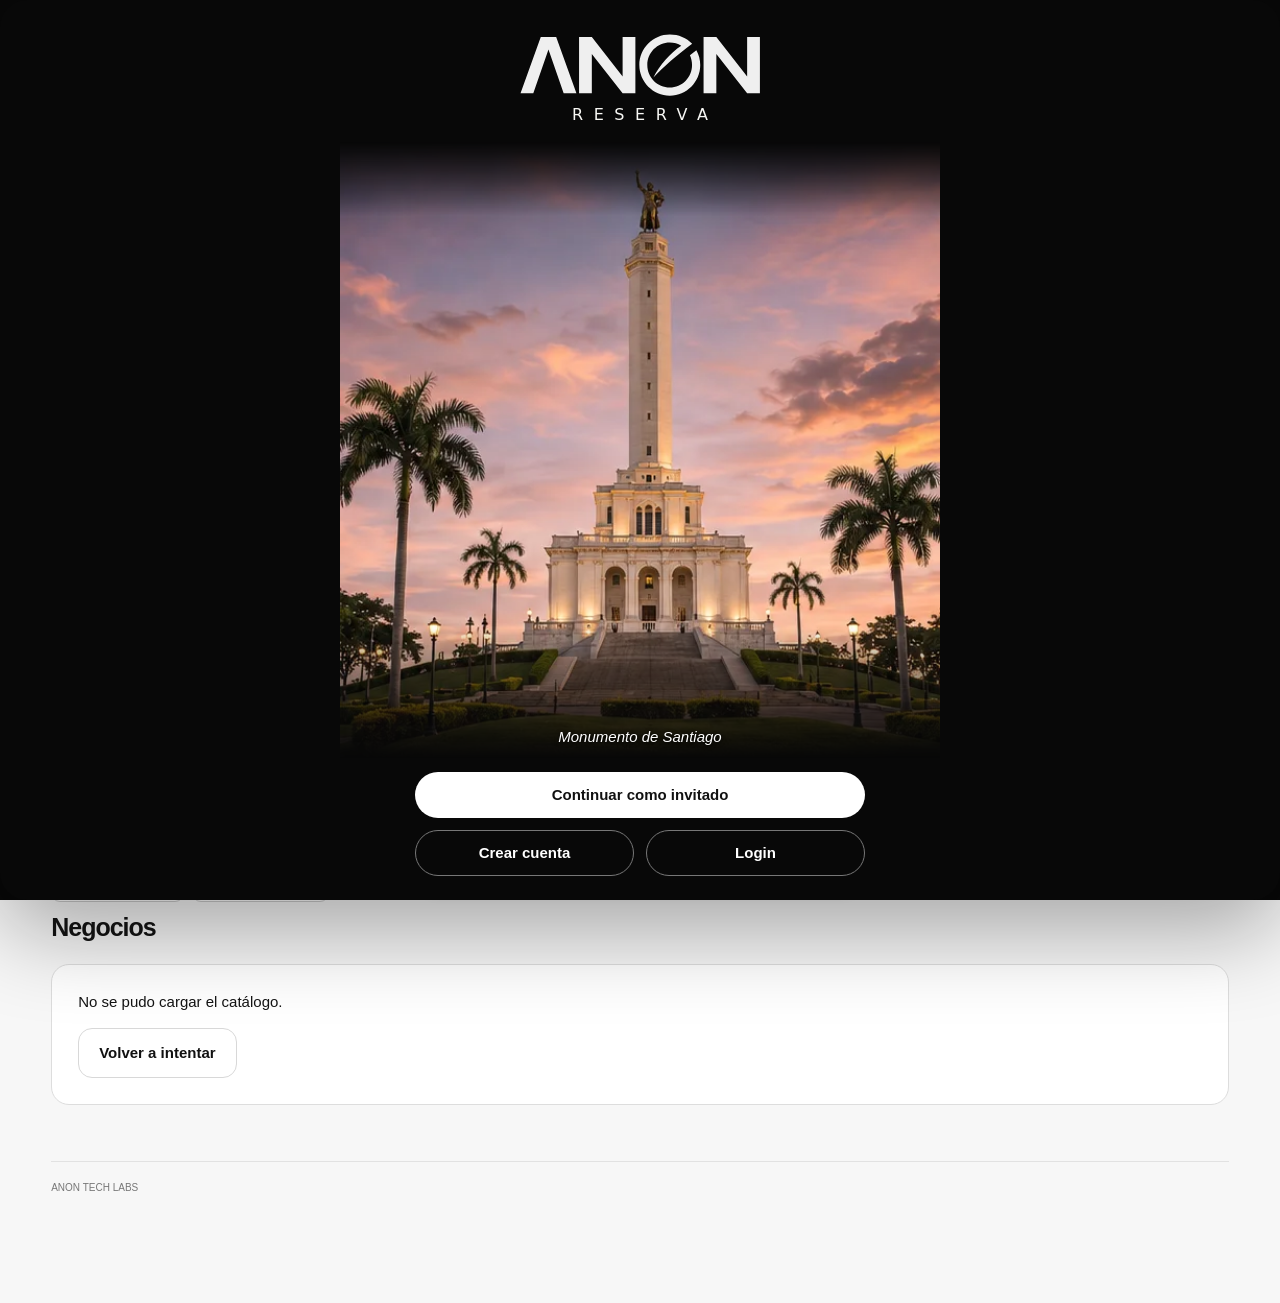
<file: index.html>
<!doctype html>
<html lang="es">
<head><link rel="preconnect" href="https://octopus-app-wmb69.ondigitalocean.app" crossorigin><meta name="referrer" content="no-referrer"><meta http-equiv="Content-Security-Policy" content="default-src 'none'; manifest-src 'self'; script-src 'sha256-+rufvyAI22d9slgQF+60PsTLr9rkx7YgEm4QPyfjHHs=' 'sha256-1gSNJMwpI161dVL7F4ZK73f/vOCi+o8QR/k3CsAdZNo=' 'sha256-Myn8k+w1r3E9/4qJP4prz0jF8PJIb1jKXEUcarDYLgs=' 'sha256-/l3phoupZtzSW05SOqSEmzJAcvHoAK2o9HekUbrN4m8=' 'sha256-QFY9WDjvJen23YDLPzhy03Wf6WA8f+oBABrv4x+pKD0='; style-src 'self' 'unsafe-inline'; img-src 'self' data:; font-src 'self' https://octopus-app-wmb69.ondigitalocean.app; connect-src 'self' https://octopus-app-wmb69.ondigitalocean.app; base-uri 'none'; form-action 'self'; object-src 'none'">
  <meta charset="utf-8">
  <meta name="viewport" content="width=device-width, initial-scale=1, viewport-fit=cover">
  <meta name="theme-color" content="#151515">
  <title>Explorar negocios · ANON Reserva</title>
  <style>@font-face{font-family:'DM Sans';font-style:normal;font-weight:400 800;font-display:swap;src:url('https://octopus-app-wmb69.ondigitalocean.app/api/plataforma/ui/dmsans.woff2') format('woff2')}
@font-face{font-family:'Manrope';font-style:normal;font-weight:400 800;font-display:swap;src:url('https://octopus-app-wmb69.ondigitalocean.app/api/plataforma/ui/manrope.woff2') format('woff2')}
:root{--bg:#f7f7f7;--ink:#141414;--muted:#6d6d6d;--line:#e4e4e4;--white:#fff;--radius:18px}*{box-sizing:border-box}body{margin:0;background:var(--bg);color:var(--ink);font-family:'DM Sans',Arial,sans-serif;font-size:15px;line-height:1.5;-webkit-font-smoothing:antialiased}button,input,select,textarea{font:inherit}button{cursor:pointer;color:inherit}button:disabled{cursor:not-allowed;opacity:.35}button,a,input,select{outline-offset:4px}button:focus-visible,a:focus-visible,input:focus-visible,select:focus-visible{outline:2px solid #555}button{border:0;background:none}img{max-width:100%;object-fit:cover}p{margin:0 0 14px}h1,h2,h3{font-family:Manrope,Arial,sans-serif;line-height:1.2;margin:0 0 12px;letter-spacing:-.04em}h1{font-size:38px;font-weight:750}h2{font-size:25px;font-weight:750}h3{font-size:17px;font-weight:750;letter-spacing:-.025em}small{font-size:12px}strong,b{font-weight:650}.ico{width:21px;height:21px;vertical-align:middle;flex:none}input,select,textarea{color:var(--ink);max-width:100%;min-width:0}input[type=checkbox]{accent-color:#111;width:18px;height:18px;flex:none}select{cursor:pointer}input::placeholder{color:#858585}.btn{display:inline-flex;align-items:center;justify-content:center;gap:10px;background:#151515;color:white;border:1px solid #151515;border-radius:9px;padding:13px 20px;font-weight:600;min-height:46px;white-space:normal;text-align:center;transition:background .16s,transform .16s}.btn:hover:not(:disabled){background:#373737;transform:translateY(-1px)}.btn.secondary{background:white;color:#111;border-color:#d8d8d8}.btn.secondary:hover:not(:disabled){background:#f0f0f0}.btn.light{background:white;color:#111;border-color:white}.btn.small{padding:8px 14px;min-height:38px;font-size:13px}.btn.full,.full{width:100%}.text-btn{display:inline-flex;gap:8px;align-items:center;font-size:13px;font-weight:600;padding:10px 0;min-height:40px}.text-btn:hover{text-decoration:underline}.inverse{color:#ddd}.icon-btn{width:40px;height:40px;border-radius:50%;background:#f3f3f3;display:flex;align-items:center;justify-content:center;font-size:25px}.muted{color:var(--muted)}.eyebrow{font-size:10px;font-weight:700;letter-spacing:.16em;line-height:1.6;text-transform:uppercase;margin-bottom:10px}.fine-print{font-size:12px;color:var(--muted);line-height:1.6;margin-top:12px}.row{display:flex;align-items:center;justify-content:space-between;gap:10px}.spaced{margin-bottom:22px}.demo-strip{height:31px;background:#111;color:#dedede;display:flex;align-items:center;justify-content:center;gap:18px;font-size:10px;letter-spacing:.03em;padding:0 18px}.demo-strip>span:first-child{font-weight:700;letter-spacing:.1em}.strip-link{font-size:10px;color:white;text-decoration:underline}.app-header{height:92px;background:#fff;border-bottom:1px solid var(--line);display:flex;align-items:center;gap:24px;padding:0 max(4vw,calc((100vw - 1240px)/2));position:relative;z-index:5}.brand{display:flex;align-items:center;gap:10px;text-align:left;font-family:Manrope,sans-serif;font-weight:800;font-size:19px;letter-spacing:.12em;padding:0}.brand-mark{font-family:Arial,sans-serif;font-size:42px;font-weight:400;line-height:1;letter-spacing:-.12em;padding-right:8px}.brand-sub{display:block;font-family:'DM Sans',sans-serif;font-size:8px;letter-spacing:.3em;font-weight:500}.desktop-nav{display:flex;align-items:center;gap:20px;margin:auto}.nav-item{display:flex;align-items:center;gap:6px;white-space:nowrap;position:relative;padding:14px 0;font-size:12px;color:#707070}.nav-item.active{color:#111;font-weight:700}.desktop-nav .nav-item.active:after{content:'';position:absolute;bottom:4px;left:20%;right:20%;height:2px;background:#111}.desktop-nav .ico{display:none}.header-actions{display:flex;align-items:center;gap:12px}.mode-switch{display:flex;padding:4px;background:#f0f0f0;border-radius:10px}.mode-switch button{font-size:12px;padding:8px 12px;border-radius:7px;white-space:nowrap;color:#6c6c6c}.mode-switch .active{background:#151515;color:white;box-shadow:0 2px 5px #0001}.language-btn{font-size:11px;border:1px solid #ddd;border-radius:50%;width:34px;height:34px;padding:0;font-weight:650}.container{max-width:1240px;margin:0 auto;padding:36px 0 56px}.hero{display:grid;grid-template-columns:1fr 1fr;background:#101010;color:#fff;border-radius:22px;overflow:hidden;min-height:350px}.hero-copy{padding:42px 46px}.hero-copy .eyebrow{color:#b8b8b8;font-size:10px;letter-spacing:.2em}.hero h1{font-size:55px;line-height:1.04;letter-spacing:-.055em;margin:14px 0 20px;font-weight:650}.hero p{color:#c3c3c3;font-size:14px;line-height:1.6}.hero-note{display:flex;align-items:center;gap:8px;color:#b5b5b5;font-size:11px;margin-top:22px}.hero-note .ico{width:15px}.hero-photo{position:relative;min-height:350px}.hero-photo>img{width:100%;height:100%;position:absolute;object-position:50% 40%}.hero-photo:after{content:'';position:absolute;inset:0;background:linear-gradient(90deg,#101010,transparent 26%),linear-gradient(0deg,#0009,transparent 45%)}.image-caption{display:flex;align-items:center;gap:12px;position:absolute;bottom:29px;left:30px;z-index:1}.image-caption>.ico{width:36px;height:36px;padding:7px;background:#ffffff15;border:1px solid #ffffff30;border-radius:9px}.image-caption b{display:block;font-size:12px}.image-caption span{font-size:10px;color:#c5c5c5}.search-bar{display:flex;align-items:center;gap:16px;background:white;border:1px solid var(--line);border-radius:14px;margin:25px 0;padding:10px 12px 10px 22px;box-shadow:0 5px 16px #00000003}.search-input{display:flex;align-items:center;gap:12px;flex:1;min-width:0}.search-input input{width:100%;border:0;background:none;outline:none;font-size:14px;padding:10px 0}.city-select{display:flex;align-items:center;gap:8px;border-left:1px solid #ddd;padding-left:20px}.city-select select{border:0;background:transparent;font-size:13px;padding:10px 2px;max-width:190px}.filter-row{display:flex;justify-content:space-between;align-items:center;margin-bottom:36px}.filter-row>.muted{font-size:12px}.chips{display:flex;gap:8px;overflow:auto;scrollbar-width:none}.chip{display:inline-flex;align-items:center;justify-content:center;gap:8px;border:1px solid #d9d9d9;background:#fff;border-radius:30px;padding:9px 17px;font-size:12px;white-space:nowrap;min-height:40px}.chip .ico{width:17px;height:17px}.chip.active{background:#141414;color:white;border-color:#141414}.section-heading{display:flex;align-items:center;justify-content:space-between;gap:12px;margin:0 0 22px}.section-heading h2{margin:0}.section-heading .eyebrow{color:#777;margin:0 0 7px}.section-heading>span{color:#777;font-size:12px}.business-grid{display:grid;grid-template-columns:repeat(4,1fr);gap:20px}.business-card{background:#fff;border:1px solid #e4e4e4;border-radius:15px;overflow:hidden;transition:transform .18s,box-shadow .18s}.business-card:hover{transform:translateY(-4px);box-shadow:0 10px 28px #0000000a}.business-photo{height:182px;position:relative;overflow:hidden}.business-photo img{width:100%;height:100%;transition:transform .5s}.business-card:hover img{transform:scale(1.04)}.photo-label{position:absolute;left:12px;top:13px;border:1px solid #ffffff30;background:#161616b8;color:#fff;padding:5px 9px;border-radius:30px;font-size:9px;backdrop-filter:blur(5px)}.favorite{position:absolute;top:12px;right:12px;border-radius:50%;background:#fff;width:31px;height:31px;display:grid;place-items:center}.favorite .ico{width:15px;height:15px}.favorite.saved .ico{fill:#111}.business-info{width:100%;text-align:left;padding:18px 17px}.business-info h3{font-size:16px;margin:0;letter-spacing:-.035em}.business-info .row>.ico{width:17px;height:17px}.business-info p{font-size:10px;color:#727272;display:flex;align-items:center;gap:4px;margin:8px 0 19px}.business-info p .ico{width:12px;height:12px}.card-bottom{display:flex;justify-content:space-between;gap:8px;border-top:1px solid #efefef;padding-top:13px;font-size:10px;color:#666}.card-bottom strong{color:#111}.availability{color:#393939;font-size:10px}.business-cta{margin-top:36px;padding:28px 34px;border:1px solid #ddd;border-radius:15px;display:flex;align-items:center;justify-content:space-between;background:#efefef}.business-cta>div{position:relative;padding-left:55px}.business-cta>div>.ico{position:absolute;left:0;top:4px;width:30px;height:30px}.business-cta h3{font-size:18px;margin:0 0 7px}.business-cta p{font-size:12px;color:#777;margin:0}.business-cta .btn{font-size:12px}.bottom-nav{display:none}footer{max-width:1240px;margin:auto;border-top:1px solid #e2e2e2;padding:18px 0 25px;color:#777;font-size:10px;display:flex;align-items:center;justify-content:space-between}footer .text-btn{font-size:10px}.footer-divider{margin:0 12px;color:#bbb}.page-heading{display:flex;justify-content:space-between;align-items:center;gap:20px;margin:8px 0 30px}.page-heading h1{font-size:34px}.page-heading p.muted{font-size:13px;margin:0}.page-heading .eyebrow{color:#777}.panel{background:white;border:1px solid var(--line);border-radius:var(--radius);padding:25px;margin-bottom:20px}.panel h2{font-size:21px}.empty{padding:52px 20px;text-align:center;border:1px dashed #d6d6d6;border-radius:16px;background:#fff;grid-column:1/-1}.empty p{font-size:13px;max-width:450px;margin:0 auto 18px}.empty-icon{display:grid;place-items:center;width:52px;height:52px;border-radius:50%;background:#f2f2f2;margin:0 auto 18px}.empty-icon .ico{width:26px;height:26px}.avatar{width:46px;height:46px;display:inline-flex;align-items:center;justify-content:center;background:#eeeeee;border:1px solid #dedede;border-radius:13px;font-family:Manrope,sans-serif;font-size:15px;font-weight:700;flex:none}.profile-top{display:flex;justify-content:space-between;margin:-15px 0 15px}.profile-hero{height:280px;border-radius:20px;overflow:hidden;position:relative;background:#181818;color:white}.profile-hero>img{width:100%;height:100%;object-position:center 43%;opacity:1}.profile-hero:after{content:'';position:absolute;inset:0;background:linear-gradient(90deg,#0007,transparent 65%),linear-gradient(0deg,#000a,transparent 70%)}.profile-cover{position:absolute;bottom:30px;left:34px;z-index:1}.profile-cover h1{font-size:42px;margin:15px 0 11px}.profile-cover p{display:flex;align-items:center;gap:6px;font-size:13px;margin:0}.pill{font-size:10px;background:#ffffff1c;border:1px solid #ffffff55;border-radius:30px;padding:6px 11px}.profile-avatar{position:absolute;right:34px;bottom:30px;z-index:1;background:white;color:#111;width:70px;height:70px;font-size:24px}.profile-layout{display:grid;grid-template-columns:1fr 320px;gap:32px;margin-top:25px}.tabs{display:flex;gap:25px;overflow-x:auto;border-bottom:1px solid #ddd;scrollbar-width:none}.tabs button{padding:13px 0;font-size:13px;white-space:nowrap;color:#777;border-bottom:2px solid transparent;font-weight:500}.tabs button.active{color:#111;border-bottom:2px solid #111;font-weight:700}.profile-content{padding-top:28px}.service-row{display:flex;align-items:center;gap:18px;padding:22px 0;border-bottom:1px solid #ddd}.service-icon{height:47px;width:47px;border-radius:12px;display:grid;place-items:center;border:1px solid #ddd;background:white;flex:none}.service-text{flex:1}.service-text h3{font-size:16px;margin:0 0 7px}.service-text p{font-size:12px;color:#6d6d6d;margin-bottom:7px}.service-text small{color:#6d6d6d;font-size:11px}.service-text small .ico{width:13px;height:13px}.service-price{display:flex;align-items:center;gap:23px;font-size:14px}.profile-aside .panel{margin-top:0}.profile-aside .muted{font-size:12px}.line-item{display:flex;align-items:center;gap:12px;padding:15px 0;border-bottom:1px solid #eee;font-size:12px}.line-item:last-child{border-bottom:0}.line-item>span{flex:1;color:#777}.line-item b{display:block;color:#242424;font-size:12px;margin-top:3px;font-weight:500}.line-item>.ico{width:18px;height:18px}.offer-card{padding:28px;display:flex;align-items:center;gap:22px;background:#fff;border:1px solid #ddd;border-radius:16px;margin-bottom:18px}.offer-icon .ico{width:36px;height:36px}.offer-card h3{font-size:22px}.offer-card p{font-size:12px;color:#666}.offer-card small{font-size:11px;color:#666}.offer-price{margin-left:auto;display:flex;flex-direction:column;gap:8px;align-items:end;white-space:nowrap}.offer-price b{font-size:21px}.offer-price del{font-size:12px;color:#777}.membership-product{background:#141414;color:white;border-radius:18px;padding:30px;max-width:460px;margin-bottom:20px;position:relative;overflow:hidden}.membership-product:after{content:'Λ';position:absolute;right:-12px;top:10px;font-family:Arial,sans-serif;font-size:210px;line-height:1;color:#ffffff04;pointer-events:none}.membership-product h3{font-size:25px;margin-top:17px}.membership-product p{font-size:13px;color:#c6c6c6}.membership-product .eyebrow{color:#c2c2c2}.membership-product .btn{margin-top:20px}.big-price{font-family:Manrope,sans-serif;font-size:34px;font-weight:700;letter-spacing:-.04em;margin:20px 0 15px}.big-price small{font-family:'DM Sans',sans-serif;font-size:13px;font-weight:400;letter-spacing:0}.check-list{list-style:none;padding:12px 0 0;margin:0;border-top:1px solid #ffffff25}.check-list li{display:flex;align-items:center;gap:10px;font-size:12px;margin:12px 0;color:#ddd}.check-list .ico{width:16px;height:16px}.team-grid{display:grid;grid-template-columns:repeat(3,1fr);gap:15px;margin:20px 0}.team-person{display:flex;flex-direction:column;align-items:center;text-align:center;gap:8px;padding:20px;border:1px solid #ddd;border-radius:14px;background:white}.team-person h3{margin:8px 0 0}.team-person p,.team-person small{color:#777;font-size:12px;margin:0}.team-person .avatar{width:58px;height:58px;border-radius:50%;font-size:18px;margin-bottom:8px}.about-copy{font-size:16px;line-height:1.8;max-width:600px;margin-bottom:30px}.notice{border:1px solid #ddd;border-radius:12px;background:#f1f1f1;padding:18px;font-size:12px;line-height:1.65;margin:20px 0}.badge{display:inline-block;white-space:nowrap;background:#eee;color:#333;font-size:10px;border-radius:30px;padding:5px 9px}.badge.faded{color:#777;background:#f5f5f5}.booking-list{max-width:850px;background:white;border:1px solid #ddd;border-radius:18px;padding:12px 25px}.booking-card{display:flex;gap:18px;padding:23px 0;border-bottom:1px solid #eaeaea}.booking-card:last-child{border-bottom:0}.date-tile{width:64px;padding:9px 5px;flex:none;display:flex;flex-direction:column;align-items:center;border-radius:11px;border:1px solid #ddd;background:#f6f6f6;align-self:flex-start}.date-tile small{font-size:10px;text-transform:uppercase}.date-tile b{font-size:24px;line-height:1.4}.date-tile span{font-size:10px}.booking-detail{flex:1;min-width:0}.booking-detail h3{font-size:15px;margin:0}.booking-detail p{font-size:12px;color:#777;margin:7px 0 3px}.booking-detail small{font-size:11px;color:#777}.actions{display:flex;gap:15px;flex-wrap:wrap;margin-top:10px;align-items:center}.actions .btn{min-height:31px;font-size:10px;padding:6px 10px}.actions .text-btn{font-size:10px;min-height:31px;padding:6px 0}.membership-grid{display:grid;grid-template-columns:repeat(3,1fr);gap:22px}.credit-number{font-family:Manrope,sans-serif;font-size:60px;font-weight:700}.credit-number small{font-size:23px;color:#aaa}.credit-dots{display:flex;gap:8px;margin:22px 0}.credit-dots span{border:1px solid #ffffff44;border-radius:50%;width:34px;height:34px;display:grid;place-items:center;color:#777}.credit-dots span.available{background:white;color:#111}.credit-dots .ico{width:16px}.account-card{max-width:600px;padding:30px}.account-card>.avatar{width:68px;height:68px;margin-bottom:18px;font-size:22px}.account-links{border-top:1px solid #eee;padding-top:12px;margin-top:24px}.account-link{display:flex;align-items:center;width:100%;gap:15px;text-align:left;padding:17px 0;border-bottom:1px solid #eee;font-size:14px}.account-link>.ico:last-child{margin-left:auto}.account-links>.text-btn{margin-top:12px}.business-mode-label{display:flex;gap:8px;align-items:center;color:#777;font-size:12px}.admin-container{max-width:1440px;margin:auto}.business-layout{display:grid;grid-template-columns:250px 1fr}.side-nav{padding:30px 20px;border-right:1px solid #ddd;min-height:calc(100vh - 123px);background:white}.business-identity{display:flex;align-items:center;gap:12px;margin-bottom:24px}.business-identity b{display:block;font-size:12px}.business-identity small{font-size:10px;color:#777}.side-nav nav{display:flex;flex-direction:column;gap:6px;margin-top:25px}.side-link{display:flex;align-items:center;gap:12px;text-align:left;padding:13px 15px;border-radius:9px;font-size:12px;color:#666}.side-link.active{color:white;background:#151515}.side-link .ico{width:18px;height:18px}.side-bottom{border-top:1px solid #eee;margin-top:55px;padding-top:22px}.side-bottom p{font-size:10px;color:#888}.side-bottom .btn{font-size:11px;padding:10px}.side-bottom .ico{width:16px}.side-bottom>.text-btn{font-size:11px;margin-top:12px}.business-main{padding:32px 36px 50px;min-width:0}.business-main .page-heading h1{font-size:29px}.business-main .page-heading>.btn{font-size:11px}.stats-grid{display:grid;grid-template-columns:repeat(4,1fr);gap:15px;margin-bottom:25px}.stat-card{padding:20px;background:white;border:1px solid #ddd;border-radius:14px}.stat-card .row{font-size:10px;color:#777;margin-bottom:15px;align-items:flex-start}.stat-card .ico{width:16px;height:16px}.stat-card>b{font-family:Manrope,sans-serif;letter-spacing:-.04em;font-size:27px;display:block;white-space:nowrap}.stat-card>small{font-size:9px;color:#888;display:block;margin-top:7px}.overview-grid{display:grid;grid-template-columns:minmax(0,1fr) 270px;gap:22px}.overview-grid .panel{padding:22px}.overview-grid .section-heading h2{font-size:19px}.overview-grid .text-btn{font-size:11px}.overview-grid .booking-detail>.row{flex-wrap:wrap}.dark-panel{background:#171717;color:white;border-color:#171717}.dark-panel h2{font-size:23px;line-height:1.3;font-weight:600}.dark-panel p{font-size:12px;color:#bbb}.dark-panel .eyebrow{font-size:8px}.dark-panel .btn{font-size:11px;margin-top:10px}.catalog-item{display:flex;align-items:center;gap:18px;padding:22px 0;border-bottom:1px solid #eee}.catalog-item:first-child{padding-top:0}.catalog-item:last-child{border-bottom:0;padding-bottom:0}.catalog-item>div:nth-child(2){flex:1}.catalog-item h3{font-size:15px;margin:0 0 6px}.catalog-item p{font-size:11px;margin:0}.catalog-item>b{font-size:14px}.three{grid-template-columns:repeat(3,1fr)}.client-row{display:flex;align-items:center;gap:16px;padding:20px 0;border-bottom:1px solid #eee}.client-row:last-child{border:0}.client-row>div{flex:1}.client-row h3{margin:0 0 6px;font-size:15px}.client-row p{font-size:11px;color:#777;margin:0}.settings-grid{display:grid;grid-template-columns:1fr 1fr;gap:22px}.detail-list{display:grid;grid-template-columns:1fr 1fr;font-size:12px;gap:17px;margin:25px 0}.detail-list dt{color:#777}.detail-list dd{margin:0;text-align:right;overflow-wrap:anywhere}.field{display:flex;flex-direction:column;gap:7px;font-size:12px;font-weight:600;margin-bottom:18px}.field input,.field select{border:1px solid #d5d5d5;border-radius:8px;background:#fff;padding:12px;font-size:14px;min-height:44px;width:100%;font-weight:400}.field.small-label{font-size:9px;color:#777}.field.small-label select{font-size:11px;padding:8px}.form-grid{display:grid;grid-template-columns:1fr 1fr;gap:16px}.admin-mobile-picker,.admin-mobile-tabs{display:none}dialog{width:min(590px,calc(100% - 30px));max-height:90dvh;overflow:auto;border:1px solid #ddd;border-radius:23px;padding:35px;color:#171717;background:white;box-shadow:0 30px 90px #0005}dialog::backdrop{background:#0009;backdrop-filter:blur(4px)}.close{position:absolute;right:18px;top:16px;width:32px;height:32px;font-size:23px;z-index:2}dialog h2{font-size:29px;padding-right:20px;margin-bottom:24px}dialog>.eyebrow{color:#777}dialog p{font-size:13px;color:#666}.booking-summary{display:flex;align-items:center;gap:12px;border:1px solid #e5e5e5;border-radius:12px;padding:15px;margin-bottom:25px}.booking-summary>div{flex:1}.booking-summary strong{font-size:12px}.booking-summary p{font-size:10px;margin:4px 0 0}.booking-summary>b{font-size:13px;white-space:nowrap}.form-title{font-size:13px;margin:22px 0 14px;letter-spacing:0}.professional-options{display:flex;gap:10px}.professional{display:flex;gap:9px;align-items:center;padding:10px;border:1px solid #ddd;border-radius:10px;flex:1;font-size:12px}.professional .avatar{height:30px;width:30px;font-size:12px;border-radius:50%}.selected{border-color:#111!important;background:#f0f0f0!important;box-shadow:inset 0 0 0 1px #111}.days{display:grid;grid-template-columns:repeat(7,1fr);gap:7px}.day{border:1px solid #ddd;border-radius:10px;padding:8px 1px;display:flex;flex-direction:column;align-items:center;gap:3px}.day small{font-size:9px;text-transform:uppercase}.day b{font-size:18px}.slots{display:grid;grid-template-columns:repeat(4,1fr);gap:8px}.slot{border:1px solid #ddd;border-radius:8px;padding:10px;font-size:12px}.slot:disabled{text-decoration:line-through;background:#f2f2f2;opacity:.4}.payment-options{display:flex;flex-direction:column;gap:10px}.payment-option{display:flex;align-items:center;gap:15px;border:1px solid #ddd;border-radius:12px;padding:15px;text-align:left}.payment-option b{display:block;font-size:13px}.payment-option small{display:block;font-size:11px;color:#777;margin-top:4px}.checkout-total{display:flex;justify-content:space-between;align-items:center;border-top:1px solid #ddd;padding:18px 0;margin-top:20px;font-size:12px}.checkout-total b{font-size:24px;letter-spacing:-.04em}.checkbox{display:flex;align-items:flex-start;gap:9px;font-size:11px;line-height:1.6;margin:15px 0}.checkbox input{margin:0}.error{color:#333;font-weight:650;border-left:2px solid #111;padding-left:10px}.error:empty{display:none}.success-icon{margin:5px auto 25px;width:65px;height:65px;border-radius:50%;background:#111;color:white;display:grid;place-items:center}.success-icon .ico{width:30px;height:30px}.message-preview{padding:20px;background:#eee;border-radius:14px;font-size:13px;line-height:1.8}.help-list{padding-left:20px}.help-list li{font-size:14px;line-height:1.7;margin-bottom:16px}.help-list li::marker{font-weight:700}.form-grid .field{min-width:0}fieldset{border:1px solid #ddd;border-radius:10px;padding:12px 15px;margin-bottom:18px}legend{font-size:11px}#toast{position:fixed;bottom:30px;left:50%;transform:translateX(-50%) translateY(20px);max-width:calc(100vw - 30px);background:#111;color:white;border:1px solid #ffffff30;padding:14px 24px;border-radius:12px;font-size:13px;z-index:100;opacity:0;pointer-events:none;transition:all .2s}#toast.show{opacity:1;transform:translateX(-50%) translateY(0)}
@media(min-width:1500px){.hero{min-height:370px}.hero-copy{padding-top:48px}}
@media(max-width:1330px){.container,footer{margin-left:4vw;margin-right:4vw}.desktop-nav{gap:15px}.business-main{padding:30px 25px}.overview-grid{grid-template-columns:minmax(0,1fr) 245px}.business-layout{grid-template-columns:225px 1fr}.business-info h3{font-size:14px}.business-photo{height:160px}.stats-grid{gap:10px}.stat-card{padding:17px}.stat-card>b{font-size:25px}}
@media(max-width:1100px){.desktop-nav{display:none}.app-header{justify-content:space-between;height:80px}.hero h1{font-size:47px}.hero-copy{padding:35px}.business-grid{grid-template-columns:repeat(2,1fr)}.business-photo{height:240px}.business-info h3{font-size:18px}.business-info p{font-size:12px}.business-info .card-bottom{font-size:12px}.profile-layout{grid-template-columns:1fr 280px;gap:22px}.service-price{flex-direction:column;gap:10px;align-items:end}.business-layout{grid-template-columns:200px 1fr}.side-nav{padding:25px 15px}.business-main .page-heading{align-items:flex-start}.business-main .page-heading h1{font-size:26px}.overview-grid{grid-template-columns:1fr}.overview-grid>aside{display:grid;grid-template-columns:1fr 1fr;gap:18px}.stats-grid{grid-template-columns:repeat(2,1fr)}.membership-grid{grid-template-columns:repeat(2,1fr)}.settings-grid{grid-template-columns:1fr}.admin-team{grid-template-columns:repeat(2,1fr)}.bottom-nav{position:fixed;bottom:0;left:0;right:0;display:flex;justify-content:space-around;background:#ffffffee;backdrop-filter:blur(12px);border-top:1px solid #ddd;padding:7px 12px max(9px,env(safe-area-inset-bottom));z-index:20}.bottom-nav .nav-item{flex-direction:column;gap:3px;font-size:10px;min-width:55px;padding:5px}.bottom-nav .ico{width:21px;height:21px}.bottom-nav .active .ico{stroke-width:2.2}.bottom-nav .active:before{content:'';width:36px;height:25px;background:#eee;border-radius:8px;position:absolute;top:3px;z-index:-1}footer{padding-bottom:100px}#toast{bottom:95px}}
@media(max-width:760px){.demo-strip{gap:8px;font-size:8px;padding:0 12px;justify-content:space-between;height:27px}.demo-strip>span:first-child{font-size:7px;letter-spacing:.08em}.demo-strip>span:nth-child(2){font-size:8px}.strip-link{font-size:8px;white-space:nowrap}.app-header{height:73px;padding:0 19px;gap:12px}.brand{font-size:16px;gap:7px}.brand-mark{font-size:35px;padding-right:5px}.brand-sub{font-size:6px}.mode-switch{padding:3px;border-radius:8px}.mode-switch button{padding:7px 9px;font-size:10px}.header-actions{gap:7px}.language-btn{height:30px;width:30px;font-size:9px}.container{padding-top:20px;margin:0 19px;padding-bottom:35px}.hero{grid-template-columns:1fr;min-height:auto;border-radius:17px;position:relative;isolation:isolate}.hero-copy{padding:30px 25px;z-index:2;min-height:305px}.hero h1{font-size:43px;margin:14px 0 18px;max-width:275px}.hero .eyebrow{font-size:8px}.hero p{font-size:11px;max-width:245px;line-height:1.7}.hero-note{font-size:9px;margin-top:23px}.hero-photo{position:absolute;inset:0 0 0 25%;z-index:0;min-height:0}.hero-photo img{opacity:1;object-position:60% 50%}.hero-photo:after{background:linear-gradient(90deg,#101010 0%,#101010a6 35%,#10101000 100%),linear-gradient(0deg,#10101033,transparent 45%)}.image-caption{display:none}.search-bar{margin:18px 0;display:grid;grid-template-columns:1fr auto;gap:4px;padding:7px 10px;border-radius:12px}.search-input{grid-column:1/-1;border-bottom:1px solid #eee;padding:3px 6px}.search-input .ico{width:17px}.search-input input{font-size:12px;padding:10px 0}.city-select{border:0;padding:3px 5px;gap:6px}.city-select .ico{width:15px;height:15px}.city-select select{font-size:11px;max-width:190px;padding:8px 0}.search-bar .btn{padding:8px 15px;font-size:11px;min-height:35px;margin:3px 0}.search-bar .btn .ico{width:15px}.filter-row{margin-bottom:28px;overflow:auto}.chip{padding:8px 13px;font-size:11px;gap:6px;min-height:36px}.chip .ico{width:15px}.chips{gap:7px}.desktop-only{display:none}.section-heading{margin-bottom:16px}.section-heading h2{font-size:23px;letter-spacing:-.04em}.section-heading .eyebrow{font-size:8px;margin-bottom:6px}.business-grid{grid-template-columns:1fr;gap:20px}.business-photo{height:200px}.business-card{border-radius:14px}.business-info{padding:18px}.business-info h3{font-size:19px}.business-info p{font-size:11px;margin-bottom:17px}.business-info .card-bottom{font-size:11px;padding-top:12px}.availability{font-size:11px}.business-cta{padding:23px 20px;display:block;margin-top:25px}.business-cta>div{padding-left:0}.business-cta>div>.ico{position:static;display:block;margin-bottom:12px;width:25px}.business-cta h3{font-size:17px}.business-cta p{font-size:11px}.business-cta .btn{margin-top:17px;width:100%;font-size:11px}.page-heading{margin:6px 0 25px;display:block}.page-heading .eyebrow{font-size:8px}.page-heading h1{font-size:31px;line-height:1.15}.page-heading p.muted{font-size:12px}.page-heading>.btn{margin-top:15px}.profile-top{margin:-10px 0 10px}.profile-top .text-btn{font-size:10px}.profile-top .ico{width:16px}.profile-hero{height:235px;border-radius:16px}.profile-cover{bottom:24px;left:22px;right:20px}.profile-cover h1{font-size:31px;max-width:235px}.profile-cover p{font-size:11px}.profile-cover .ico{width:14px}.profile-avatar{right:20px;bottom:27px;width:43px;height:43px;font-size:15px;border-radius:10px}.profile-layout{grid-template-columns:1fr;gap:20px;margin-top:13px}.profile-tabs{gap:22px}.tabs button{font-size:12px;padding:15px 0}.profile-content{padding-top:23px}.profile-content .section-heading h2{font-size:22px}.profile-aside{margin-top:10px}.profile-aside .panel{padding:22px}.service-row{gap:12px;padding:19px 0}.service-icon{width:36px;height:36px;border-radius:9px;align-self:flex-start}.service-icon .ico{width:18px}.service-text h3{font-size:14px}.service-text p{font-size:11px;line-height:1.6}.service-text small{font-size:10px}.service-price{gap:9px;min-width:82px;font-size:13px}.service-price .btn{padding:7px 11px;min-height:32px;font-size:11px}.offer-card{padding:22px;gap:12px;flex-wrap:wrap}.offer-icon{display:none}.offer-card>div:nth-child(2){width:100%}.offer-card h3{font-size:23px}.offer-price{flex-direction:row;align-items:center;justify-content:space-between;width:100%;margin-top:5px}.offer-price del{font-size:10px}.offer-price b{font-size:19px}.offer-price .btn{font-size:10px}.membership-product{padding:27px;max-width:none}.membership-grid{grid-template-columns:1fr;gap:0}.membership-product h3{font-size:26px}.membership-product .big-price{font-size:32px}.team-grid{grid-template-columns:repeat(2,1fr);gap:10px}.team-person{padding:18px 10px}.team-person b{font-size:12px}.team-person small{font-size:10px}.team-person .avatar{width:48px;height:48px;font-size:14px}.notice{font-size:11px;padding:15px}.booking-list{padding:0 15px}.booking-card{gap:12px;padding:20px 0}.date-tile{width:49px;border-radius:8px;padding:7px 4px}.date-tile b{font-size:21px}.date-tile small,.date-tile span{font-size:8px}.booking-detail>.row{flex-wrap:wrap;gap:6px}.booking-detail h3{font-size:14px}.booking-detail p{font-size:10px;line-height:1.6}.booking-detail small{font-size:10px}.badge{font-size:9px;padding:4px 7px}.actions{gap:11px}.actions .btn{font-size:9px}.actions .text-btn{font-size:9px}.panel{padding:20px;border-radius:14px}.panel h2{font-size:22px}.business-layout{display:block}.side-nav{display:none}.business-main{padding:18px 19px 30px}.admin-mobile-picker{display:flex;gap:12px;justify-content:space-between;align-items:center;margin-bottom:14px}.admin-mobile-picker label{display:flex;flex-direction:column;gap:4px;font-size:9px;color:#777}.admin-mobile-picker select{border:0;background:transparent;font-size:14px;font-weight:700;padding:2px 0;color:#111;max-width:230px}.admin-mobile-picker .text-btn{font-size:10px}.admin-mobile-picker .ico{width:15px}.admin-mobile-tabs{display:flex;gap:22px;margin-bottom:27px}.admin-mobile-tabs button{font-size:11px}.business-main .page-heading h1{font-size:28px;max-width:310px}.business-main .page-heading>.btn{font-size:11px;padding:10px 14px;min-height:40px}.stats-grid{gap:10px;margin-bottom:20px}.stat-card{padding:16px 13px}.stat-card .row{font-size:10px;gap:5px}.stat-card>b{font-size:25px}.stat-card>small{font-size:8px}.overview-grid{gap:0}.overview-grid>aside{display:block}.overview-grid .panel{padding:19px 16px}.overview-grid .section-heading h2{font-size:19px}.overview-grid .section-heading .text-btn{font-size:10px}.catalog-list{padding:20px 15px}.catalog-item{gap:10px;flex-wrap:wrap}.catalog-item>div:nth-child(2){min-width:160px}.catalog-item h3{font-size:14px}.catalog-item .service-icon{width:33px;height:33px}.catalog-item>b{font-size:13px;margin-left:43px}.catalog-item .btn{margin-left:auto;font-size:11px;padding:6px 10px}.catalog-item .btn .ico{width:14px}.three{grid-template-columns:repeat(2,1fr)}.three .stat-card:last-child{grid-column:1/-1}.client-row{gap:10px;flex-wrap:wrap}.client-row .avatar{width:38px;height:38px;font-size:12px}.client-row h3{font-size:14px}.client-row .text-btn{font-size:10px}.admin-team{grid-template-columns:1fr 1fr}.admin-team h3{font-size:14px}.admin-team .btn{font-size:11px}.admin-team .btn .ico{width:14px}.detail-list{gap:15px;font-size:11px}.settings-grid{gap:0}.business-identity h2{font-size:20px}.business-identity p{font-size:12px}.account-card{padding:25px}.account-link{font-size:12px}.account-links>.text-btn{font-size:11px}footer{margin-left:19px;margin-right:19px;display:block;font-size:9px;padding-top:20px;line-height:1.8}footer>.text-btn{font-size:9px;padding-top:10px}.footer-divider{margin:0 8px}.bottom-nav .nav-item{font-size:9px;min-width:49px}.bottom-nav{padding-left:8px;padding-right:8px}dialog{padding:30px 22px 24px;border-radius:20px;max-height:92dvh;width:calc(100% - 20px)}dialog h2{font-size:25px;margin-bottom:20px}dialog .eyebrow{font-size:8px;max-width:85%}.booking-summary{padding:12px;gap:9px}.booking-summary .avatar{width:35px;height:35px;font-size:12px}.booking-summary>b{font-size:11px}.booking-summary p{font-size:9px}.booking-summary strong{font-size:11px}.professional{padding:8px;gap:6px;font-size:10px}.professional .avatar{width:26px;height:26px;font-size:10px}.day{padding:8px 0}.days{gap:5px}.day small{font-size:8px}.day b{font-size:17px}.slots{gap:7px}.slot{font-size:11px;padding:10px 5px}.form-title{font-size:12px}.payment-option{padding:13px}.payment-option b{font-size:12px}.payment-option small{font-size:10px}.checkbox{font-size:10px}.form-grid{gap:12px}.field{font-size:11px}.field input,.field select{font-size:16px}.help-list li{font-size:12px}#toast{font-size:12px;padding:12px 18px;width:max-content;max-width:calc(100vw - 30px)}.form-grid input[type=time]{font-size:14px}}
@media(prefers-reduced-motion:reduce){*,*:before,*:after{scroll-behavior:auto!important;transition:none!important}}
/* Bares: carta y mesas. Mantiene la identidad de ANON y fotografías a color. */
.bar-reservation-banner{display:grid;grid-template-columns:1fr 220px;align-items:center;gap:28px;background:#101010;color:#fff;padding:30px;border-radius:18px;margin:24px 0}.bar-reservation-banner h3{font-size:24px;margin:10px 0}.bar-reservation-banner p{color:#ccc;line-height:1.7;margin:8px 0}.bar-reservation-banner>.btn{background:#fff;color:#111}.bar-table-grid{display:grid;grid-template-columns:repeat(3,minmax(0,1fr));gap:16px;margin:24px 0}.bar-table-grid h3{margin:12px 0}.bar-table-grid p{display:flex;align-items:center;gap:7px}.bar-menu-section{margin:32px 0}.bar-menu-section>h3{font-size:12px;text-transform:uppercase;letter-spacing:.12em;border-bottom:1px solid #ddd;padding-bottom:14px}.bar-table-grid .eyebrow{display:block}.bar-menu-section .service-row{min-height:104px}.bar-reservation-banner .ico{width:28px;height:28px}
@media(max-width:760px){.bar-reservation-banner{grid-template-columns:1fr;padding:23px;gap:16px}.bar-table-grid{grid-template-columns:1fr}.bar-menu-section .service-row{padding:20px 0}.bar-menu-section .service-icon{display:none}.bar-reservation-banner h3{font-size:22px}.bar-table-grid .panel{margin:0}}

[hidden]{display:none!important}
/* Entradas separadas: Reservas (clientes) y Negocios (administración). */
a.btn{text-decoration:none}.audience-badge{display:inline-flex;align-items:center;gap:7px;font-size:11px;border:1px solid #dedede;border-radius:30px;padding:7px 11px;background:#f8f8f8}.audience-badge .ico{width:16px;height:16px}a.strip-link{color:#ddd;white-space:nowrap}.portal-header{max-width:1120px;margin:auto;display:flex;align-items:center;justify-content:space-between;padding:30px 20px}.portal-header .brand{color:#111;text-decoration:none}.portal-header-right{display:flex;align-items:center;gap:22px}.portal-header-right>span{font-size:9px;letter-spacing:.13em;color:#777}.portal-main{max-width:1040px;margin:0 auto;padding:32px 20px 0}.portal-intro{text-align:center;margin:0 auto 42px;max-width:770px}.portal-intro .eyebrow{font-size:10px;letter-spacing:.16em}.portal-intro h1{font-size:49px;line-height:1.1;letter-spacing:-.055em;margin:18px 0}.portal-intro>p:last-child{font-size:15px;color:#777}.portal-cards{display:grid;grid-template-columns:1fr 1fr;gap:26px}.app-entry{background:#fff;border:1px solid #ddd;border-radius:22px;overflow:hidden}.entry-photo{height:170px;position:relative}.entry-photo:after{content:'';position:absolute;inset:0;background:linear-gradient(0deg,#0008,transparent 65%)}.entry-photo img{width:100%;height:100%;object-position:center 43%}.entry-photo>span{position:absolute;bottom:20px;left:28px;z-index:1;color:#fff;font-size:9px;letter-spacing:.12em;display:flex;align-items:center;gap:8px}.entry-photo .ico{width:17px;height:17px}.entry-body{padding:28px}.entry-body .eyebrow{font-size:10px;letter-spacing:.12em;margin-bottom:14px}.entry-body h2{font-size:31px;line-height:1.13;letter-spacing:-.04em}.entry-description{font-size:13px;color:#777;line-height:1.7;margin:18px 0}.entry-body ul{list-style:none;margin:23px 0 27px;padding:0;display:flex;flex-direction:column;gap:13px}.entry-body li{display:flex;align-items:center;gap:10px;font-size:12px}.entry-body li .ico{width:16px;height:16px}.entry-body .btn{min-height:48px;font-size:12px;justify-content:space-between;padding:13px 18px}.portal-connection{display:flex;align-items:flex-start;gap:18px;padding:28px 0;border-bottom:1px solid #ddd;margin-top:12px}.connection-symbol{background:#fff;border:1px solid #ddd;border-radius:12px;padding:12px}.portal-connection h3{font-size:16px;letter-spacing:-.02em;margin:0 0 7px}.portal-connection p{font-size:12px;color:#777;line-height:1.7;margin:0}.portal-disclaimer{font-size:10px;color:#777;text-align:center;margin-top:22px}.portal-footer{max-width:1000px;margin:32px auto 0;padding:20px 0 30px;display:flex;justify-content:space-between;font-size:9px;color:#777;border:0}.portal-footer>span{color:#999}
@media(max-width:760px){.audience-badge{font-size:9px;padding:6px 9px}.audience-badge .ico{width:13px;height:13px}.portal-header{padding:23px 22px}.portal-header-right{gap:10px}.portal-header-right>span{font-size:7px;max-width:80px}.portal-main{padding:20px 20px 0}.portal-intro{text-align:left;margin-bottom:27px}.portal-intro h1{font-size:36px;line-height:1.12}.portal-intro .eyebrow{font-size:8px}.portal-intro>p:last-child{font-size:12px;line-height:1.7}.portal-cards{grid-template-columns:1fr;gap:23px}.entry-photo{height:155px}.entry-body{padding:25px}.entry-body h2{font-size:30px}.entry-description{font-size:12px}.entry-body li{font-size:11px}.entry-body ul{margin:20px 0 24px}.portal-connection{gap:12px;padding:26px 0 21px}.connection-symbol{padding:9px}.portal-connection h3{font-size:15px}.portal-connection p{font-size:11px}.portal-disclaimer{font-size:9px;line-height:1.7}.portal-footer{margin:25px 20px 0;padding:15px 0 28px;font-size:8px;gap:12px}}

/* Portada de revisión y etiquetas comunes. Las diferencias de cada app están en apple/ y android/. */
.platform-badge{font-size:10px;font-weight:650;color:#555;padding-right:10px;border-right:1px solid #ddd;white-space:nowrap}
.portal-main{padding-top:22px}.portal-intro{margin-bottom:38px}.portal-intro h1{font-size:54px}.portal-intro>p:last-child{line-height:1.65}.platform-grid{display:grid;grid-template-columns:1fr 1fr;gap:26px}.platform-card{background:#fff;border:1px solid #dedede;border-radius:24px;overflow:hidden}.platform-card-heading{display:flex;align-items:center;justify-content:space-between;gap:10px;padding:25px 26px 20px}.platform-title{display:flex;gap:12px;align-items:center}.platform-title h2{font-size:24px;margin:0 0 4px}.platform-title p{font-size:11px;color:#777;margin:0}.device-symbol{width:25px;height:39px;display:block;border:2px solid #222;border-radius:7px;position:relative}.device-symbol i{position:absolute;left:6px;right:6px;top:3px;height:3px;border-radius:4px;background:#222}.device-symbol.android{border-radius:4px}.device-symbol.android i{width:3px;left:9px;height:3px}.phase-tag{border:1px solid #dedede;font-size:8px;letter-spacing:.06em;padding:7px 9px;border-radius:30px;color:#666;white-space:nowrap}.phase-tag.first{background:#151515;color:#fff;border-color:#151515}.phone-pair{display:flex;justify-content:center;gap:20px;padding:20px 24px 16px;background:linear-gradient(145deg,#f5f3ef,#eae9e5)}.phone-pair>div{min-width:0;flex:1;max-width:178px}.mini-phone{height:310px;background:#f8f8f8;border:5px solid #242424;border-radius:26px;position:relative;overflow:hidden;padding:26px 9px 33px;box-shadow:0 14px 20px #00000016}.mini-camera{position:absolute;top:7px;height:9px;width:44px;border-radius:9px;background:#242424;left:50%;transform:translateX(-50%)}.mini-phone.android{border-radius:17px;border-color:#333}.mini-phone.android .mini-camera{width:6px;height:6px;top:8px;border-radius:50%}.mini-brand{font-size:13px;display:flex;align-items:center;gap:5px;position:relative;margin-bottom:13px}.mini-brand b{font-size:9px;letter-spacing:1px}.mini-brand>span{position:absolute;font-size:4px;letter-spacing:1px;left:19px;top:13px}.mini-hero{height:103px;border-radius:12px;overflow:hidden;position:relative;background:#222}.mini-hero img{width:100%;height:100%;object-position:60% center}.mini-hero:after{content:'';inset:0;position:absolute;background:linear-gradient(90deg,#000a,transparent)}.mini-hero strong{position:absolute;left:11px;top:30px;font-size:17px;letter-spacing:-.03em;line-height:1.08;color:#fff;z-index:1}.mini-search{margin:10px 0 8px;border:1px solid #ddd;border-radius:7px;padding:6px;background:#fff;display:flex;align-items:center;gap:4px;font-size:6px;color:#777}.mini-search .ico{width:9px;height:9px}.mini-chips{display:flex;gap:5px;font-size:5px;align-items:center;margin-bottom:9px}.mini-chips>*{padding:4px 6px;border:1px solid #ddd;border-radius:12px}.mini-chips b{background:#111;color:#fff;border-color:#111}.mini-result{background:white;border:1px solid #e4e4e4;border-radius:8px;display:flex;gap:6px;align-items:center;overflow:hidden;height:40px}.mini-result img{width:40px;height:100%}.mini-result b,.mini-result small{display:block;font-size:6px}.mini-result small{font-size:5px;color:#777;margin-top:2px}.mini-nav{position:absolute;left:6px;right:6px;bottom:6px;background:#fff;display:flex;justify-content:space-around;padding:8px 0;border:1px solid #e5e5e5;border-radius:15px}.mini-nav .ico{width:11px;height:11px}.mini-phone.android .mini-nav{left:0;right:0;bottom:0;border-radius:0;background:#ededed;border:0;padding:11px 0}.mini-phone.android .mini-nav .ico:first-child{background:#d1d1d1;outline:3px solid #d1d1d1;border-radius:8px}.mini-caption{display:block;text-align:center;font-size:10px;font-weight:600;margin-top:15px}.mini-owner{display:flex;gap:7px;align-items:center;margin-top:17px}.mini-owner img{width:28px;height:28px;border-radius:9px}.mini-owner b{font-size:7px;display:block}.mini-owner small{font-size:5px;display:block;color:#777}.mini-business h3{font-size:16px;margin-top:15px;margin-bottom:10px}.mini-stats{display:flex;gap:7px}.mini-stats>div{flex:1;background:#fff;border:1px solid #e4e4e4;border-radius:8px;padding:8px}.mini-stats small{font-size:5px;display:block;color:#777}.mini-stats strong{font-size:19px;display:block;line-height:1.2;margin-top:3px}.mini-section{font-size:8px;font-weight:650;margin:14px 0 5px}.mini-appointment{display:flex;gap:7px;border-top:1px solid #e3e3e3;padding:7px 0;font-size:6px}.mini-appointment b{font-size:6px}.mini-appointment small{display:block;font-size:5px;color:#777;margin-top:2px}.platform-card-bottom{padding:21px 26px 25px}.platform-card-bottom p{font-size:11px;color:#777;margin-bottom:15px}.platform-card-bottom .btn{justify-content:space-between;font-size:12px;padding:12px 17px}.portal-back{display:inline-flex;align-items:center;gap:8px;font-size:12px;color:#555;text-decoration:none;margin-bottom:24px}.portal-back:hover{text-decoration:underline}.portal-back .ico{width:16px;height:16px}.entry-platform{position:absolute;right:20px;top:18px;background:#ffffffed;border-radius:20px;padding:6px 12px;font-size:10px;font-weight:600;z-index:1}
@media(max-width:760px){.portal-intro h1{font-size:40px}.portal-main{padding-top:18px}.portal-intro{margin-bottom:30px}.platform-grid{grid-template-columns:1fr;gap:25px}.platform-card-heading{padding:22px 20px 18px}.platform-title h2{font-size:24px}.phase-tag{font-size:7px;padding:7px 8px}.phone-pair{padding:18px 18px 16px;gap:13px}.mini-phone{height:294px;border-width:4px;padding:24px 8px 30px}.mini-hero{height:98px}.mini-hero strong{font-size:16px;left:9px}.mini-caption{font-size:9px}.platform-card-bottom{padding:20px}.platform-card-bottom p{font-size:10px}.platform-card-bottom .btn{min-height:46px}.platform-badge{font-size:9px;padding-right:8px}.audience-badge{display:none}.demo-strip>span:nth-child(2){font-size:7px}.demo-strip>span:first-child{font-size:7px}.portal-back{margin-bottom:22px;font-size:11px}.portal-disclaimer{line-height:1.7}}
@media(max-width:360px){.phone-pair{gap:9px;padding-left:12px;padding-right:12px}.mini-phone{height:282px;padding-left:6px;padding-right:6px}.mini-hero strong{font-size:14px}.mini-hero{height:88px}.mini-business h3{font-size:14px}.mini-chips{gap:3px}.mini-chips>*{padding:3px 4px}.phase-tag{font-size:6px}.platform-card-heading{padding-left:17px;padding-right:17px}}

/* Ajustes visuales exclusivos de iPhone. Prototipo web, no componentes nativos. */
body { --radius: 22px; }
.app-header { background: #fffffff2; backdrop-filter: blur(18px); }
.btn { border-radius: 14px; }
.search-bar { border-radius: 18px; }
.business-card, .profile-hero, .hero { border-radius: 24px; }
.tabs { gap: 22px; }
dialog { border-radius: 27px; }
@media(max-width:1100px) {
  .bottom-nav { left: 12px; right: 12px; bottom: max(12px,env(safe-area-inset-bottom)); border: 1px solid #dedede; border-radius: 25px; padding: 8px 5px; box-shadow: 0 5px 28px #00000012; background: #fffffff2; }
  .bottom-nav .nav-item { flex: 1; min-width: 0; padding: 6px 1px; font-size: 9px; }
  .bottom-nav .active:before { display: none; }
  .bottom-nav .active .ico { stroke-width: 2.5; }
  .bottom-nav .active span { font-weight: 800; }
  #toast { bottom: 100px; }
}
@media(max-width:760px) {
  .tabs { background: #eaeaea; border: 0; border-radius: 13px; padding: 4px; gap: 3px; }
  .tabs button { padding: 9px 12px; border: 0; border-radius: 9px; }
  .tabs button.active { background: white; border: 0; box-shadow: 0 1px 4px #00000012; }
  .admin-mobile-tabs { margin-bottom: 25px; }
}
/* Acceso iPhone · misma identidad, fotografía natural y controles en negro. */
.auth-header{max-width:1280px;margin:auto;padding:28px 40px;display:flex;align-items:center;justify-content:space-between}.auth-header a{text-decoration:none;color:inherit}.auth-layout{max-width:1200px;margin:0 auto 60px;display:grid;grid-template-columns:1fr 1fr;border:1px solid #e4e4e4;border-radius:32px;overflow:hidden;background:#fff}.auth-story{position:relative;min-height:760px;color:white;background:#161616}.auth-story>img{width:100%;height:100%;object-fit:cover;position:absolute;opacity:.72}.auth-story:after{content:'';position:absolute;inset:0;background:linear-gradient(0deg,rgba(0,0,0,.85),transparent 80%)}.auth-story>div{position:relative;z-index:1;padding:55px;top:300px}.auth-story h1{font-size:48px;line-height:1.06;letter-spacing:-2px;margin:26px 0}.auth-story p{color:#eee;line-height:1.65}.auth-story .eyebrow{color:#ddd}.auth-panel{padding:56px 48px}.auth-panel h2{font-size:36px;line-height:1.12;letter-spacing:-1.3px;margin:14px 0}.auth-panel>.muted{line-height:1.65;margin-bottom:30px}.auth-panel .field{margin-bottom:20px}.password-input{position:relative;display:block}.password-input input{width:100%;padding-right:55px}.password-input button{position:absolute;right:12px;top:50%;transform:translateY(-50%);border:0;background:transparent;display:flex;padding:8px;color:#333}.auth-options{display:flex;gap:12px;justify-content:space-between;align-items:center;margin:0 0 24px}.auth-options .fine-print{display:flex;align-items:center;gap:7px}.auth-switch{text-align:center;font-size:14px;padding-bottom:20px;border-bottom:1px solid #eee}.auth-demo{margin-top:26px}.auth-demo>span{font-size:10px;font-weight:700;letter-spacing:2px;color:#555}.auth-demo p{font-size:12px;color:#777;line-height:1.65;margin:10px 0 18px}.auth-footer{text-align:center;font-size:10px;color:#777;margin-top:32px;letter-spacing:1px}.auth-footer span{margin:0 6px}.auth-message{line-height:1.6;font-size:13px;color:#555}.auth-panel [hidden]{display:none}.account-top{min-width:44px;min-height:44px;display:flex;align-items:center;gap:6px;white-space:nowrap}.duration-wheels{display:flex;gap:12px;padding:15px;background:#f4f4f2;border-radius:16px}.duration-wheels label{flex:1;font-size:12px;color:#555}.duration-wheels select{font-size:22px;text-align:center;width:100%;margin-top:8px}.map-preview{display:flex;gap:8px;align-items:center;justify-content:center;flex-direction:column;border:1px solid #ddd;border-radius:14px;padding:12px 15px;min-width:120px;color:#666;background:#f6f6f4}.map-preview span{font-size:10px}.rating-line{display:flex;align-items:center;gap:5px;color:#444;font-size:12px;margin:10px 0}.rating-line .ico{width:15px;height:15px}.savings-note{font-size:12px;font-weight:500;margin:6px 0;color:#555}.bottom-nav{grid-template-columns:repeat(4,1fr)}
@media(max-width:700px){.auth-header{padding:20px 22px}.auth-layout{display:block;margin:0;border:0;border-radius:0}.auth-story{min-height:200px;height:200px;margin:0 20px;border-radius:24px;overflow:hidden}.auth-story>div{top:0;padding:26px}.auth-story h1{font-size:31px;letter-spacing:-1px;margin:14px 0}.auth-story p:not(.eyebrow){display:none}.auth-story .eyebrow{font-size:9px}.auth-story>img{object-position:center 40%}.auth-panel{padding:30px 23px}.auth-panel h2{font-size:32px}.auth-panel>.eyebrow{display:none}.auth-options{font-size:12px}.auth-options .fine-print{font-size:11px}.auth-options .text-btn{font-size:12px}.header-actions{gap:3px}.header-actions .audience-badge,.header-actions .platform-badge{display:none}.account-top span{display:none}.search-bar .map-preview{width:100%;flex-direction:row}.auth-demo{margin-top:20px}}

/* Ubicación y distancias: solo presentación, sin permiso ni geolocalización. */
.nearby-preview{display:flex;gap:18px;align-items:center;padding:22px 24px;margin:18px 0 26px;border:1px solid #dededb;border-radius:20px;background:#f1f1ee;color:#555}.nearby-icon{display:grid;place-items:center;flex-shrink:0;width:44px;height:44px;border:1px solid #d9d9d4;border-radius:50%;background:#fff}.nearby-copy{flex:1;min-width:0}.nearby-copy h2{margin:0 0 6px;font-size:18px;letter-spacing:-.35px;color:#41413f}.nearby-copy p{font-size:13px;line-height:1.6;margin:0 0 8px;max-width:640px}.nearby-status{font-size:11px;letter-spacing:.3px;color:#6b6b65}.nearby-disabled{color:#767670;background:transparent;cursor:not-allowed;opacity:.7}.distance-preview{display:flex;gap:5px;align-items:center;flex-wrap:wrap;font-size:11px;color:#73736f;margin:10px 0 0}.distance-preview .ico{width:14px;height:14px}.distance-preview span{font-size:10px;color:#85857d}
@media(max-width:700px){.nearby-preview{padding:18px;gap:12px;flex-wrap:wrap;align-items:flex-start}.nearby-copy{flex-basis:calc(100% - 60px)}.nearby-preview .nearby-disabled{width:100%;min-height:44px}.nearby-copy h2{font-size:16px}.nearby-copy p{font-size:12px}.distance-preview{line-height:1.5}}

/* Valoraciones de la demostración: conservan la identidad monocromática. */
.anon-rating{display:flex;align-items:center;flex-wrap:wrap;gap:7px 10px;margin:12px 0;font-size:13px;line-height:1.5;color:inherit;text-align:left}
.anon-stars{position:relative;display:inline-block;white-space:nowrap;font-size:20px;letter-spacing:1px;line-height:1;width:max-content;flex:none}
.anon-stars>span{position:absolute;left:0;top:0;overflow:hidden;white-space:nowrap;height:100%}
.anon-rating small{border:1px solid currentColor;border-radius:20px;padding:1px 7px;font-size:10px;opacity:.7}
.rating-order{color:#666;font-size:13px;margin:0 0 20px}
.profile-cover .anon-rating{color:#fff}

.privacy-page{max-width:850px;margin:auto;padding-bottom:30px}.privacy-intro{display:flex;gap:16px;padding:24px;border:1px solid #dedede;background:#fff;border-radius:22px;margin-bottom:24px}.privacy-intro>.ico{flex:none}.privacy-intro p{margin:8px 0 0;color:#666;line-height:1.7}.privacy-sections{border:1px solid #dedede;border-radius:22px;background:#fff;overflow:hidden}.privacy-sections details{padding:23px;border-bottom:1px solid #e7e7e7}.privacy-sections details:last-child{border:0}.privacy-sections summary{cursor:pointer;font-weight:600;font-size:16px}.privacy-sections p{color:#666;line-height:1.8;font-size:14px;margin:16px 0 0}.privacy-sections .btn{margin-top:18px;white-space:normal}.privacy-sections button:disabled{opacity:.55;cursor:default}@media(max-width:600px){.privacy-intro{padding:18px}.privacy-sections details{padding:20px 18px}.privacy-sections summary{font-size:15px}}

.personal-page{max-width:720px;margin:auto;padding-bottom:24px}.personal-summary{display:flex;gap:18px;align-items:center;padding:24px 0}.personal-summary h2{font-size:22px;margin:0 0 6px}.personal-summary p{margin:0;color:#666;overflow-wrap:anywhere}.personal-menu{border:1px solid #dedede;border-radius:22px;background:#fff;overflow:hidden}.personal-menu .account-link{display:flex;align-items:center;gap:14px;padding:24px;width:100%;border:0;border-bottom:1px solid #eee;background:none;color:inherit;text-align:left}.personal-menu .account-link span{flex:1}.personal-menu .account-link:last-child{border-bottom:0}.personal-logout{margin:26px 0}.personal-page .panel{margin-bottom:20px}.personal-page .field{display:block;margin-bottom:20px}.personal-page .field input{width:100%}.personal-page p{line-height:1.7}.personal-delete{border:1px solid #222}.personal-page>.account-link{display:flex;gap:10px;background:none;border:0;padding:12px 0;margin-bottom:20px;color:inherit}.category-section{grid-column:1/-1;min-width:0;margin-bottom:18px}.category-section>.section-heading h2{font-size:25px}.category-empty{padding:24px;background:#fff;border:1px dashed #ddd;border-radius:18px;color:#777}#modal .btn.full+.btn.full{margin-top:12px}.personal-page button:focus-visible,.personal-menu button:focus-visible{outline:2px solid #111;outline-offset:3px}

/* Discovery: stacked categories, touch-friendly horizontal business rails. */
#business-results:has(>.category-section){display:block;min-width:0}
.category-section{min-width:0;margin:0 0 34px;max-width:100%}
.category-section>.section-heading{margin-bottom:16px;gap:12px;align-items:center}
.category-title,.category-actions{display:flex;align-items:center;gap:12px}
.category-title h2{font-size:22px;margin:0}.category-title .count{font-size:12px}
.business-rail{display:flex;gap:20px;overflow-x:auto;overscroll-behavior-x:contain;scroll-snap-type:x proximity;padding:2px 2px 14px;scroll-padding-inline:2px;scrollbar-width:thin;scrollbar-color:#999 #eee;min-width:0;width:100%}
.business-rail>.business-card{flex:0 0 310px;min-width:0;scroll-snap-align:start;margin:0}
.business-rail .business-info{width:100%;text-align:left}
.carousel-arrow{border:1px solid #ddd;background:#fff;color:#111;width:36px;height:36px;border-radius:50%;cursor:pointer;font-size:18px}
.carousel-arrow:hover{background:#111;color:#fff}.carousel-arrow:focus-visible,.business-rail:focus-visible{outline:2px solid #111;outline-offset:3px}
.rail-hint{font-size:11px;color:#777;margin:6px 0}.rail-more{flex:0 0 160px;border:1px dashed #ccc;border-radius:16px;display:flex;flex-direction:column;justify-content:center;align-items:center;gap:20px}.rail-more strong{font-size:28px}
.category-back{margin-bottom:18px}.nearby-actions{display:flex;flex-direction:column;align-items:stretch;gap:4px;flex-shrink:0}.nearby-copy small{display:block;color:#777;font-size:11px;line-height:1.6}.nearby-copy .geo-message{margin-top:8px;font-size:12px;color:#333}.location-panel{margin-bottom:16px}.location-panel small{color:#777;line-height:1.6}.distance-preview{font-size:11px;line-height:1.5;color:#555}
@media(max-width:640px){.business-rail{gap:14px}.business-rail>.business-card{flex-basis:82%;max-width:310px}.category-title{gap:8px}.category-title h2{font-size:18px}.category-actions{gap:6px}.category-actions .carousel-arrow{display:none}.category-actions .text-btn{font-size:12px;white-space:nowrap}.category-section{margin-bottom:26px}.nearby-actions{width:100%}.nearby-preview{align-items:flex-start}.nearby-copy{min-width:0}.category-section .section-heading{flex-direction:row}.category-title{min-width:0}.business-rail .business-photo{height:175px}.nearby-actions .btn{justify-content:center}}
@media(prefers-reduced-motion:reduce){.business-rail{scroll-behavior:auto}}

#categories button[data-key=""]::before,#categories button[data-key="salon"]::before{content:"";width:17px;height:17px;flex:none;background:currentColor;-webkit-mask:url("data:image/svg+xml,%3Csvg%20xmlns%3D%22http%3A%2F%2Fwww.w3.org%2F2000%2Fsvg%22%20viewBox%3D%220%200%2024%2024%22%20fill%3D%22none%22%20stroke%3D%22black%22%20stroke-width%3D%221.65%22%20stroke-linecap%3D%22round%22%20stroke-linejoin%3D%22round%22%3E%3Cpath%20d%3D%22m12%202%203%207%207%203-7%203-3%207-3-7-7-3%207-3ZM20%202v4m-2-2h4%22%2F%3E%3C%2Fsvg%3E") center / contain no-repeat;mask:url("data:image/svg+xml,%3Csvg%20xmlns%3D%22http%3A%2F%2Fwww.w3.org%2F2000%2Fsvg%22%20viewBox%3D%220%200%2024%2024%22%20fill%3D%22none%22%20stroke%3D%22black%22%20stroke-width%3D%221.65%22%20stroke-linecap%3D%22round%22%20stroke-linejoin%3D%22round%22%3E%3Cpath%20d%3D%22m12%202%203%207%207%203-7%203-3%207-3-7-7-3%207-3ZM20%202v4m-2-2h4%22%2F%3E%3C%2Fsvg%3E") center / contain no-repeat}
#categories button[data-key="barberia"]::before{content:"";width:17px;height:17px;flex:none;background:currentColor;-webkit-mask:url("data:image/svg+xml,%3Csvg%20xmlns%3D%22http%3A%2F%2Fwww.w3.org%2F2000%2Fsvg%22%20viewBox%3D%220%200%2024%2024%22%20fill%3D%22none%22%20stroke%3D%22black%22%20stroke-width%3D%221.65%22%20stroke-linecap%3D%22round%22%20stroke-linejoin%3D%22round%22%3E%3Ccircle%20cx%3D%225%22%20cy%3D%226%22%20r%3D%223%22%2F%3E%3Ccircle%20cx%3D%225%22%20cy%3D%2218%22%20r%3D%223%22%2F%3E%3Cpath%20d%3D%22m8%207%2013%2013M8%2017%2021%204%22%2F%3E%3C%2Fsvg%3E") center / contain no-repeat;mask:url("data:image/svg+xml,%3Csvg%20xmlns%3D%22http%3A%2F%2Fwww.w3.org%2F2000%2Fsvg%22%20viewBox%3D%220%200%2024%2024%22%20fill%3D%22none%22%20stroke%3D%22black%22%20stroke-width%3D%221.65%22%20stroke-linecap%3D%22round%22%20stroke-linejoin%3D%22round%22%3E%3Ccircle%20cx%3D%225%22%20cy%3D%226%22%20r%3D%223%22%2F%3E%3Ccircle%20cx%3D%225%22%20cy%3D%2218%22%20r%3D%223%22%2F%3E%3Cpath%20d%3D%22m8%207%2013%2013M8%2017%2021%204%22%2F%3E%3C%2Fsvg%3E") center / contain no-repeat}
#categories button[data-key="bar"]::before{content:"";width:17px;height:17px;flex:none;background:currentColor;-webkit-mask:url("data:image/svg+xml,%3Csvg%20xmlns%3D%22http%3A%2F%2Fwww.w3.org%2F2000%2Fsvg%22%20viewBox%3D%220%200%2024%2024%22%20fill%3D%22none%22%20stroke%3D%22black%22%20stroke-width%3D%221.65%22%20stroke-linecap%3D%22round%22%20stroke-linejoin%3D%22round%22%3E%3Cpath%20d%3D%22M4%203h16l-8%209-8-9ZM12%2012v9m-5%200h10M7%207h10%22%2F%3E%3C%2Fsvg%3E") center / contain no-repeat;mask:url("data:image/svg+xml,%3Csvg%20xmlns%3D%22http%3A%2F%2Fwww.w3.org%2F2000%2Fsvg%22%20viewBox%3D%220%200%2024%2024%22%20fill%3D%22none%22%20stroke%3D%22black%22%20stroke-width%3D%221.65%22%20stroke-linecap%3D%22round%22%20stroke-linejoin%3D%22round%22%3E%3Cpath%20d%3D%22M4%203h16l-8%209-8-9ZM12%2012v9m-5%200h10M7%207h10%22%2F%3E%3C%2Fsvg%3E") center / contain no-repeat}
#categories button:not([data-key=""]):not([data-key="salon"]):not([data-key="barberia"]):not([data-key="bar"])::before{content:"";width:17px;height:17px;flex:none;background:currentColor;-webkit-mask:url("data:image/svg+xml,%3Csvg%20xmlns%3D%22http%3A%2F%2Fwww.w3.org%2F2000%2Fsvg%22%20viewBox%3D%220%200%2024%2024%22%20fill%3D%22none%22%20stroke%3D%22black%22%20stroke-width%3D%221.65%22%20stroke-linecap%3D%22round%22%20stroke-linejoin%3D%22round%22%3E%3Cpath%20d%3D%22M4%2010v11h16V10M2%2010l2-7h16l2%207M2%2010c0%204%205%204%205%200%200%204%205%204%205%200%200%204%205%204%205%200%200%204%205%204%205%200M9%2021v-7h6v7%22%2F%3E%3C%2Fsvg%3E") center / contain no-repeat;mask:url("data:image/svg+xml,%3Csvg%20xmlns%3D%22http%3A%2F%2Fwww.w3.org%2F2000%2Fsvg%22%20viewBox%3D%220%200%2024%2024%22%20fill%3D%22none%22%20stroke%3D%22black%22%20stroke-width%3D%221.65%22%20stroke-linecap%3D%22round%22%20stroke-linejoin%3D%22round%22%3E%3Cpath%20d%3D%22M4%2010v11h16V10M2%2010l2-7h16l2%207M2%2010c0%204%205%204%205%200%200%204%205%204%205%200%200%204%205%204%205%200%200%204%205%204%205%200M9%2021v-7h6v7%22%2F%3E%3C%2Fsvg%3E") center / contain no-repeat}
    * { min-width: 0; }
    .app-header { justify-content: space-between; }
    .app-header a { color: inherit; text-decoration: none; }
    .header-actions { display: flex; align-items: center; }
    .owner-link { font-weight: 600; font-size: 13px; }
    .hero-copy { align-self: center; }
    .hero-photo img { height: 100%; width: 100%; object-fit: cover; }
    #filters { display: flex; align-items: end; flex-wrap: wrap; gap: 18px; padding: 20px; }
    #filters label { display: grid; gap: 4px; flex: 1 1 145px; font-size: 12px; font-weight: 600; color: #515151; }
    #filters .search-field { flex: 2 1 200px; }
    #filters input, #filters select { border: 1px solid #ccc; background: #fff; color: #171717; border-radius: 10px; font-weight: 400; font-size: 16px; width: 100%; height: 44px; padding: 0 10px; }
    #activate-location {
      display: inline-flex; align-items: center; justify-content: center; align-self: end;
      gap: 6px; min-height: 44px; padding: 5px 8px; border: 1px solid #171717; border-radius: 11px;
      background: #171717; color: #fff; font: inherit; font-size: clamp(12px, 3.2vw, 15px);
      font-weight: 650; line-height: 1.15; text-align: center; cursor: pointer;
    }
    #activate-location svg { width: 17px; height: 17px; flex: none; }
    #activate-location:focus-visible { outline: 2px solid #171717; outline-offset: 3px; }
    #activate-location:active { background: #303030; }
    #activate-location:disabled { cursor: progress; }
    #filters #state-field[hidden] { display: none; }
    #location-status {grid-column:1/-1;flex-basis:100%}
    #filters input { appearance: none; }
    #categories { display: flex; flex-wrap: wrap; gap: 8px; }
    #categories button { flex-shrink: 0; min-height: 40px; }
    #business-results { display: block; }
    .business-rail { padding-bottom: 12px; }
    .business-rail > .business-card { flex: 0 0 min(310px, 86%); }
    .catalog-card { display: grid; grid-template-columns: auto 1fr; align-items: start; gap: 16px; padding: 19px; }
    .catalog-card .avatar { width: 42px; height: 42px; border-radius: 12px; background: #f0f0f0; color: #212121; font-weight: 600; }
    .catalog-card h3 { font-size: 17px; margin: 0 0 8px; line-height: 1.3; }
    .catalog-card p { font-size: 13px; color: #666; margin: 0; }
    .catalog-card h3, .catalog-card p, .category-title h3 { overflow-wrap: anywhere; }
    .category-title h3 { margin: 0; font-size: 19px; }
    .catalog-note { background: white; border: 1px solid #ddd; border-radius: 18px; padding: 26px; }
    .catalog-note p { margin: 0; }
    .catalog-note button { margin-top: 14px; }
    footer { padding-bottom: 28px; }
    @media (max-width: 760px) {
      #filters { display: grid; grid-template-columns: minmax(10.8rem,1.16fr) minmax(0,1fr); gap: 10px; padding: 12px 8px; }
      #filters label { min-width:0 }
      #filters select { font-size:clamp(.875rem,3.55vw,1rem); min-width:0; padding-inline:3px }
      #filters .search-field { grid-column: 1; }
      #filters[data-country="US"] .country-field { grid-column: 1 / -1; }
      .hero-copy { padding: 25px; }
      .header-actions { gap: 9px; }
      .owner-link { font-size: 12px; }
    }
  .market-tabs{display:flex;justify-content:center;gap:30px;background:#fff;border-bottom:1px solid #ddd}.market-tabs a{color:inherit;text-decoration:none;padding:12px 4px}.market-tabs [aria-current]{border-bottom:2px solid;font-weight:700}
</style>
<link rel="stylesheet" href="./reserva.css">
<style>
#business-results .category-section + .category-section { border-top:1px solid var(--line); padding-top:1rem; }
#business-results .business-rail { gap:.6rem; align-items:stretch; }
#business-results .catalog-card {
  display:flex; flex-direction:column; align-items:stretch; gap:0;
  flex:0 0 min(44%,15rem); min-width:0; max-width:none; padding:0;
  overflow:hidden; border:1px solid #dedede; border-radius:10px;
  background:white; color:#161616; text-decoration:none;
}
#business-results .cover {
  position:relative; display:grid; place-items:center; width:100%; aspect-ratio:16/10; flex:none;
  background:#efefef; color:#525252; overflow:hidden; font-weight:650;
}
#business-results .cover img {
  position:absolute; inset:0; display:block; width:100%; height:100%;
  object-fit:cover; object-position:center;
}
#business-results .cover img.portrait { object-fit:contain; background:#111; }
#business-results .card-copy { display:flex; flex:1; flex-direction:column; gap:.18rem; padding:.55rem .65rem .65rem; }
#business-results .catalog-card h3 { margin:0; font-size:1rem; line-height:1.2; }
#business-results .card-line { color:#505050; font-size:.85rem; line-height:1.35; }
#business-results .reserve-label { margin-top:auto; padding-top:.55rem; font-size:.88rem; font-weight:700; }
#business-results [data-anon-distance]:has(small[hidden]) { display:none; }
#business-results .catalog-card:focus-visible{outline:2px solid #171717;outline-offset:-2px}
#business-results .category-toggle{color:inherit;background:none;border:0;padding:.5rem .15rem;font:inherit;cursor:pointer}
#business-results .category-grid{display:grid;grid-template-columns:repeat(auto-fill,minmax(min(42%,12rem),1fr));gap:.65rem}
</style><style>
  body{padding-bottom:calc(80px + env(safe-area-inset-bottom))}
  .reserva-dock{position:fixed;z-index:20;bottom:max(10px,env(safe-area-inset-bottom));left:50%;transform:translateX(-50%);width:min(calc(100% - 32px),450px);display:flex;padding:3px;background:rgba(235,235,234,.95);border:1px solid #fff;box-shadow:0 2px 14px #0002;border-radius:40px;backdrop-filter:blur(14px);-webkit-backdrop-filter:blur(14px)}
  .reserva-dock a{flex:1;border-radius:36px;min-height:44px;display:flex;flex-direction:column;justify-content:center;align-items:center;gap:2px;color:#141414;text-decoration:none;font:500 12px/1.15 'DM Sans',sans-serif}
  .reserva-dock a[aria-current=page]{background:#d8d8d7;font-weight:700}
  .reserva-dock svg{width:20px;height:20px;fill:none;stroke:currentColor;stroke-width:1.7;stroke-linecap:round;stroke-linejoin:round}
  #dock-home[aria-current=page] svg{fill:currentColor}
  #query-view:not([hidden]){display:grid;gap:12px;margin:0 0 16px}
  #query-view label{font:750 36px/1.15 Manrope,sans-serif;letter-spacing:-.05em}
  #query-view input{background:white;border:1px solid #bbb;border-radius:12px;padding:14px 16px;width:100%;min-height:50px;font-size:16px}
  .hero[hidden]{display:none}
  @media(max-width:760px){#filters #activate-location{grid-column:1/-1;min-height:44px;width:100%}}
</style>
<link rel="manifest" href="./reserva.webmanifest"><style>
#bienvenida {background:#080808}
#bienvenida .entrada {box-sizing:border-box;width:min(100%,600px);margin:auto;min-height:100%;padding:24px 0 max(24px,env(safe-area-inset-bottom));gap:0}
#bienvenida .entrada-marca {margin:0;padding:10px 0 16px;gap:8px}
#bienvenida .entrada-marca img {width:clamp(148px,42vw,240px)}
#bienvenida .monumento {position:relative;flex:1;width:100%;min-height:230px;margin:0;overflow:hidden}
#bienvenida .monumento img {position:absolute;inset:0;width:100%;height:100%;object-fit:cover;object-position:center 43%;mask-image:linear-gradient(transparent,#000 12%,#000 79%,transparent)}
#bienvenida .monumento figcaption {position:absolute;bottom:10px;left:0;width:100%;font-style:italic;color:white;text-shadow:0 1px 4px #000}
#bienvenida .entrada {height:100dvh;min-height:490px}
#bienvenida .entrada-opciones {width:min(calc(100% - 40px),450px);margin-top:14px}
#bienvenida #guest-entry {background:white;color:#111;text-decoration:none;font-weight:700}
#bienvenida .entrada-opciones a {color:white;background:#080808;border:1px solid #777}
</style><link rel="stylesheet" href="./portada-santiago.css">
<script defer src="./portada-santiago.js" integrity="sha256-Myn8k+w1r3E9/4qJP4prz0jF8PJIb1jKXEUcarDYLgs="></script>
</head>
<body>
  <dialog id="bienvenida" aria-label="ANON Reserva">
    <div class="entrada" tabindex="-1" autofocus>
      <button class="entrada-marca" id="brand-entry" type="button" aria-label="ANON Reserva · Explorar como invitado">
        <img src="./anon-marca.svg" alt="ANON"><span>RESERVA</span>
      </button>
      <figure class="monumento"><img alt="" src="./imagenes/bienvenida-santiago.webp"><figcaption>Monumento de Santiago</figcaption></figure>
      <div class="entrada-opciones">
        <button type="button" id="guest-entry" data-i18n="guest">Continuar como invitado</button>
        <a class="principal" href="./citas.html?acceso=registro&amp;volver=catalogo" data-i18n="createAccount">Crear cuenta</a>
        <a href="./citas.html?acceso=login&amp;volver=catalogo">Login</a>
        
      </div>
    </div>
  </dialog>
  <header class="app-header">
    <a class="reserva-brand" href="./?vista=catalogo" aria-label="ANON Reserva, inicio"><img src="./anon-marca.svg" alt="ANON"><small>RESERVA</small></a>
    <div class="header-actions"><a class="owner-link" href="https://business.anontechlabs.com/acceso.html?registro=cuenta" data-i18n="owner">¿Tienes un negocio?</a><button class="language-btn" id="language" type="button" aria-label="English">EN</button></div>
  </header>
  <nav class="market-tabs" aria-label="Directorio"><a href="./" aria-current="page" data-i18n="businessTab">Negocios</a><a href="./independientes.html" data-i18n="independentTab">Independientes</a></nav>
  <main class="container">
    <form id="query-view" role="search" hidden>
      <label for="query" data-i18n="search">Buscar</label>
      <input type="search" id="query" placeholder="Nombre o categoría" autocomplete="off" enterkeyhint="search">
    </form>
    <section class="hero santiago">
      <div class="panorama">
        <img class="paisaje" src="./imagenes/portada-santiago.webp" alt="" draggable="false">
        <button type="button" class="monumento-tocar"><span class="sr-monumento" data-i18n="flagAction">Ondear la bandera en el Monumento de Santiago</span></button>
        <div class="cima" aria-hidden="true"><img src="./imagenes/bandera-rd.png" alt=""></div>
      </div>
      <div class="hero-copy"><h1><span data-i18n="hero1">Descubre</span><br><span data-i18n="hero2">lo local.</span></h1><p data-i18n="intro">Negocios y profesionales de República Dominicana.</p>
        <button type="button" class="regalar"><svg viewBox="0 0 24 24" fill="none" stroke="currentColor" stroke-width="1.7" aria-hidden="true"><path d="M3 8h18v4H3zM5 12v9h14v-9M12 8v13M12 8C5 9 4 4 7 3c3-1 5 5 5 5zm0 0s2-6 5-5c3 1 2 6-5 5z"/></svg><span data-i18n="giftAction">Regalar una tarjeta</span></button>
      </div>
    </section>
    <dialog id="tarjeta-muestra" aria-labelledby="tarjeta-titulo"><form method="dialog"><button aria-label="Cerrar / Close">×</button></form>
      <h2 id="tarjeta-titulo" data-i18n="giftTitle">Tarjetas de regalo</h2><div class="tarjeta-visual"><small>ANON RESERVA</small><strong aria-live="polite">RD$1,500</strong></div>
      <div class="montos"><button aria-pressed="false">RD$750</button><button aria-pressed="true">RD$1,500</button><button aria-pressed="false">RD$3,000</button></div>
      <p data-i18n="giftPreview">Vista de muestra · Sin cobro ni envío.</p></dialog>
    <form class="search-bar" id="filters">
      <label class="country-field"><span data-i18n="country">País</span><span class="picker"><select id="country"><option value="DO" data-i18n="DO">República Dominicana</option><option value="US" data-i18n="US">Estados Unidos</option></select><span class="picker-output" aria-hidden="true"></span></span></label>
      <label id="state-field" hidden><span data-i18n="state">Estado</span><span class="picker"><select id="us-state"><option value="" data-i18n="states">Todos los estados</option><option value="FL">Florida</option><option value="NY">New York</option></select><span class="picker-output" aria-hidden="true"></span></span></label>
      <label><span data-i18n="city">Ciudad</span><span class="picker"><select id="city"></select><span class="picker-output" aria-hidden="true"></span></span></label>
      <button type="button" id="activate-location"><svg viewBox="0 0 24 24" fill="none" stroke="currentColor" stroke-width="1.8" stroke-linecap="round" aria-hidden="true" focusable="false"><circle cx="12" cy="12" r="7.6"/><path d="M12 1.5v3m0 15v3M1.5 12h3m15 0h3"/><circle cx="12" cy="12" r="2.1" fill="currentColor" stroke="none"/></svg> <span>Activar mi ubicación</span></button>
      <small id="location-status" role="status" hidden></small>
    </form>
    <div class="category-tools"><strong data-i18n="categories">Categorías</strong>
      <details><summary data-i18n="allCategories">Ver todas</summary><select id="all-categories" aria-label="Todas las categorías"></select></details></div>
    <nav class="filter-row" aria-label="Categorías"><div id="categories"></div></nav>
    <div class="catalog-controls">
      <label><span data-i18n="sort">Ordenar</span><select id="sort">
        <option value="name" data-i18n="byName">Nombre</option><option value="distance" data-i18n="byDistance" disabled>Distancia</option><option value="recommended" data-i18n="recommended">Recomendados</option>
        <option value="score" data-i18n="topRated">Mejor valorados</option><option value="low" data-i18n="lowPrice">Menor precio</option>
        <option value="high" data-i18n="highPrice">Mayor precio</option></select></label>
      <label><span data-i18n="score">Valoración</span><select id="score"><option value="0" data-i18n="allScores">Todas</option>
        <option value="4" data-i18n="four">4 estrellas o más</option><option value="4.5" data-i18n="fourHalf">4.5 ★ o más</option><option value="5">5 ★</option></select></label>
    </div>
    <section aria-labelledby="results-heading">
      <div class="section-heading"><h2 id="results-heading" data-i18n="heading">Negocios</h2></div>
      <div id="notice" role="status" aria-live="polite"></div>
      <div id="business-results"></div>
    </section>
  </main>
  <nav class="reserva-dock" aria-label="Navegación principal"><a id="dock-home" href="#inicio" aria-current="page"><svg aria-hidden="true" viewBox="0 0 24 24"><path d="M3 10.2 12 3l9 7.2v10.3h-6.3V14H9.3v6.5H3Z"/></svg><span data-i18n="home">Inicio</span></a><a id="dock-search" href="#buscar"><svg aria-hidden="true" viewBox="0 0 24 24"><circle cx="10.4" cy="10.4" r="7.4"/><path d="m16 16 5 5"/></svg><span data-i18n="search">Buscar</span></a><a id="dock-myProfile" href="./citas.html?vista=perfil"><svg aria-hidden="true" viewBox="0 0 24 24"><circle cx="12" cy="12" r="9.2"/><circle cx="12" cy="9" r="3"/><path d="M5.3 18c1.8-5 11.6-5 13.4 0"/></svg><span data-i18n="myProfile">Mi perfil</span></a></nav>
  <footer>ANON TECH LABS</footer>
  <noscript>Activa JavaScript para ver los negocios publicados.</noscript>
  <script src="./geografia-eeuu.js" integrity="sha256-/l3phoupZtzSW05SOqSEmzJAcvHoAK2o9HekUbrN4m8="></script>
  <script src="./distancia.js" integrity="sha256-QFY9WDjvJen23YDLPzhy03Wf6WA8f+oBABrv4x+pKD0="></script>
  <script>'use strict';

const el = id => document.getElementById(id);
const endpoint = 'https://octopus-app-wmb69.ondigitalocean.app/api/plataforma/catalog/';
const businessCategories = [
  // Same categories as the Business profile, including its older free-text labels.
  ['barberia','Barberías','Barbershops',['Barbería','Barbershop','Barber shop','Barber shops']],
  ['salon','Salones','Salons',['Salón de belleza','Salones de belleza','Beauty salon','Beauty salons']],
  ['bar','Bares','Bars',[]],
  ['cafeteria','Cafeterías','Cafés',['Café','Coffee shop']],
  ['restaurante','Restaurantes','Restaurants',['Restaurant']],
  ['mixto','Barbería y salón','Barbershop & salon',['Barberías y salones','Barber & salon']],
  ['bar_restaurante','Bares y restaurantes','Bars & restaurants',['Bar y restaurante','Bar & restaurant']],
  ['colmado','Colmados','Neighborhood groceries',['Neighborhood grocery']],
  ['supermercado','Supermercados','Supermarkets',['Supermarket']],
  ['banco','Bancos','Banks',['Bank']],
  ['tienda','Tiendas y comercios','Retail stores',['Tienda / comercio','Retail store','Tiendas']],
  ['suplidora','Suplidoras','Supply stores',['Supply store']],
  ['ferreteria','Ferreterías','Hardware stores',['Hardware store']],
  ["deli", "Deli", "Deli", ["Deli Market", "Deli / delicatessen"]],
  ["prestamista", "Prestamistas", "Lenders", []],
  ["tecnologia", "Tecnología", "Technology", ["Software", "Desarrollo de software"]],
  ["abogacia", "Abogados", "Legal services", []],
  ["consultoria", "Consultoría", "Consulting", []],
  ["contabilidad", "Contabilidad e impuestos", "Accounting and tax services", []],
  ["floristeria", "Floristerías", "Florists", []],
  ["ropa", "Ropa y accesorios", "Clothing and accessories", []],
  ["fotografia", "Fotografía y video", "Photography and video", []],
  ["eventos", "Eventos y decoración", "Events and decor", []],
  ["negocio_movil", "Negocio móvil", "Mobile business", ["Negocio móvil", "Mobile business"]],
  ["rent_car", "Rent Car — Alquiler de vehículos", "Car rentals", ["Rent Car", "Rent a car", "Alquiler de vehículos", "Car rental"]],
  ["automotriz", "Servicios automotrices", "Automotive services", []],
  ["hogar", "Servicios del hogar", "Home services", []],
  ["mascotas", "Servicios para mascotas", "Pet services", []],
  ['otro','Otros negocios','Other businesses',['Otro tipo de negocio','Otro negocio','Other business']]
];
const translations = {
  flagAction:['Ondear la bandera en el Monumento de Santiago','Wave the flag on the Santiago monument'],
  giftAction:['Regalar una tarjeta','Give a gift card'],giftTitle:['Tarjetas de regalo','Gift cards'],
  giftPreview:['Vista de muestra · Sin cobro ni envío.','Preview only · No charge or delivery.'],
  home:['Inicio','Home'], myProfile:['Mi perfil','My profile'],
  createAccount:['Crear cuenta','Create account'], guest:['Continuar como invitado','Continue as guest'],
  fourHalf:['4.5 ★ o más','4.5 ★ and up'], profile:['Perfil','Profile'], allCategories:['Ver todas','View all'], sort:['Ordenar','Sort'], byName:['Nombre','Name'], byDistance:['Distancia','Distance'],
  recommended:['Recomendados','Recommended'], topRated:['Mejor valorados','Top rated'], lowPrice:['Menor precio','Lowest price'],
  highPrice:['Mayor precio','Highest price'], score:['Valoración','Rating'], allScores:['Todas','All'], four:['4 estrellas o más','4 stars and up'],
  matches:['Resultados','Results'], noPublicScores:['Todavía no hay valoraciones publicadas en este directorio.','There are no published ratings in this directory yet.'],
  noRatings:['Sin valoraciones','No ratings yet'], fromPrice:['Desde','From'], reviewCount:['valoraciones','ratings'],
  businessTab:['Negocios','Businesses'],independentTab:['Independientes','Independents'],owner:['¿Tienes un negocio?','Own a business?'], hero1:['Descubre','Discover'], hero2:['lo local.','local.'],
  intro:['Negocios y profesionales de República Dominicana.','Businesses and professionals in the Dominican Republic.'],
  country:['País','Country'], DO:['República Dominicana','Dominican Republic'], US:['Estados Unidos','United States'],
  state:['Estado','State'], states:['Todos los estados','All states'], chooseState:['Elige un estado','Choose a state'],
  popularCities:['Ciudades frecuentes','Popular cities'], moreCities:['Otras localidades','Other places'],
  usIntro:['Explora los negocios de Estados Unidos.','Explore businesses in the United States.'],
  city:['Ciudad','City'], cities:['Todas las ciudades','All cities'], search:['Buscar','Search'], placeholder:['Nombre o categoría','Name or category'],
  heading:['Negocios','Businesses'], all:['Todos','All'], categories:['Categorías','Categories'],
  loading:['Cargando negocios…','Loading businesses…'], error:['No se pudo cargar el catálogo.','The catalog could not be loaded.'],
  retry:['Volver a intentar','Try again'], empty:['Todavía no hay negocios publicados en este país.','There are no published businesses in this country yet.'],
  noMatches:['No hay negocios que coincidan con estos filtros.','No businesses match these filters.'],
  clear:['Limpiar filtros','Clear filters'], title:['Explorar negocios · ANON Reserva','Explore businesses · ANON Reserva']
};
const preference = key => { try { return localStorage.getItem(key); } catch { return null; } };
function remember(key,value) { try { localStorage.setItem(key,value); } catch {} }
const normalize = value => value.normalize('NFD').replace(/[\u0300-\u036f]/g,'').trim().toLowerCase().replace(/\s+/g,' ');
const aliases = new Map();
const known = new Map();
for (const [key,es,en,forms] of businessCategories) {
  known.set(key,[es,en]);
  for (const form of [key,es,en,...forms]) aliases.set(normalize(form),key);
}
function categoryLabel(key) {
  if (key === 'deli' && el('country').value === 'US') return 'Deli Market';
  return known.get(key)?.[language];
}
const categoryKey = value => aliases.get(normalize(value)) || 'custom:' + normalize(value);
let language = preference('anon.web.clientes.idioma') === 'en' ? 1 : 0;
const t = key => translations[key][language];
const initialLocation = new URLSearchParams(location.search);
let changedCountry = false;
const chosenCountry = initialLocation.get('country') || preference('anon.catalog.country');
el('country').value = chosenCountry === 'US' ? 'US' : 'DO';
if (chosenCountry === 'US' && ['FL','NY'].includes(initialLocation.get('state'))) {
  el('us-state').value = initialLocation.get('state');
}
let initialCity = initialLocation.get('city') || '';
const frequentCities = {
  FL: ['Miami','Fort Lauderdale','Orlando','Tampa','Jacksonville','West Palm Beach','Tallahassee'],
  NY: ['New York','Albany','Buffalo','Rochester','Syracuse','Yonkers']
};
function updateLocationURL() {
  const url = new URL(location.href);
  url.searchParams.set('country',el('country').value);
  for (const [key,value] of [['state',el('us-state').value],['city',el('city').value]]) {
    if (value) url.searchParams.set(key,value);
    else url.searchParams.delete(key);
  }
  history.replaceState(null,'',url);
}
let category = '', rows = [], state = 'loading', pending, signature = null;
function textNode(tag, value, className) {
  const node = document.createElement(tag);
  node.textContent = value;
  if (className) node.className = className;
  return node;
}
function groups() {
  const map = new Map();
  for (const row of rows) {
    const key = categoryKey(row.category);
    if (!map.has(key)) map.set(key, categoryLabel(key) || row.category);
  }
  return map;
}
function drawFilters() {
  const available = groups();
  const keys = [...new Set([...businessCategories.map(c=>c[0]),...available.keys(),...(category?[category]:[])])];
  const buttons = [ '', ...keys ].map(key => {
    const label = key ? categoryLabel(key) || available.get(key) || key.slice(7) : t('all');
    const active = key === category;
    const btn = textNode('button',label,'chip' + (active ? ' active' : ''));
    btn.type = 'button';
    btn.dataset.key = key;
    btn.setAttribute('aria-pressed',String(active));
    return btn;
  });
  el('all-categories').replaceChildren(...buttons.map(b=>new Option(b.textContent,b.dataset.key)));
  el('all-categories').value = category;
  const focused = el('categories').contains(document.activeElement) ? document.activeElement.dataset.key : null;
  el('categories').replaceChildren(...buttons.filter(b => !b.dataset.key || available.has(b.dataset.key) || category === b.dataset.key));
  if (focused != null) buttons.find(b=>b.dataset.key===focused)?.focus({preventScroll:true});
  drawLocationFilters();
  syncPickers();
}
function cityKey(value, country = el('country').value) {
  if (country === 'US') return usCatalogGeography.normalize(usCatalogGeography.cityName(value));
  return normalize(value) === 'santiago' ? 'santiago de los caballeros' : normalize(value);
}
function drawLocationFilters() {
  const country = el('country').value, isUS = country === 'US';
  const region = el('us-state').value;
  el('filters').dataset.country = country;
  el('state-field').hidden = !isUS;
  el('us-state').disabled = !isUS;
  document.querySelector('[data-i18n="intro"]').textContent = t(isUS ? 'usIntro' : 'intro');
  const select = el('city'), current = initialCity || select.value;
  select.disabled = isUS && !region;
  select.replaceChildren(new Option(t(select.disabled ? 'chooseState' : 'cities'),''));
  if (select.disabled) return;
  const cities = cityOptions(country, rows.filter(row => !isUS || row.catalogState === region).map(row => row.city));
  if (isUS) {
    const popular = frequentCities[region];
    for (const [title,names] of [['popularCities',popular],['moreCities',cities.filter(name => !popular.includes(name))]]) {
      const group = document.createElement('optgroup');
      group.label = t(title);
      group.append(...names.map(name => new Option(name,name)));
      select.append(group);
    }
  } else {
    select.append(...cities.map(name => new Option(name,name)));
  }
  const match = current && cities.find(name => cityKey(name,country) === cityKey(current,country));
  if (match) { select.value = match; initialCity = ''; }
}
function cityOptions(country, values) {
  const cities = new Map();
  const common = country === 'DO'
    ? ['Santiago de los Caballeros','Santo Domingo','La Vega','Moca','Puerto Plata','San Cristóbal','San Francisco de Macorís','La Romana','Higüey','Bonao']
    : usCatalogGeography.cities[el('us-state').value] || [];
  for (const raw of [...common, ...values]) {
    const value = country === 'US' ? usCatalogGeography.cityName(raw) : raw;
    if (value?.trim() && !cities.has(cityKey(value))) cities.set(cityKey(value),value.trim());
  }
  return [...cities.values()].sort((a,b)=>a.localeCompare(b,'es'));
}
function syncPickers() {
  for (const select of document.querySelectorAll('.picker select'))
    select.nextElementSibling.textContent = select.selectedOptions[0]?.textContent || '';
}
function minimumPrice(row) {
  const prices = [...(row.services || []),...(row.products || [])]
    .filter(item=>item.price!=null && item.price!=='').map(item=>Number(item.price)).filter(Number.isFinite);
  return prices.length ? Math.min(...prices) : null;
}
function publicRating(row) { return row.rating_count > 0 ? Number(row.rating_average) : 0; }
function compareRows(a,b) {
  switch(el('sort').value) {
    case 'distance': return window.businessDirections.kilometers(a) - window.businessDirections.kilometers(b) || a.name.localeCompare(b.name);
    case 'recommended': return Number(!!b.recommended)-Number(!!a.recommended) || publicRating(b)-publicRating(a) || (b.rating_count||0)-(a.rating_count||0);
    case 'score': return publicRating(b)-publicRating(a) || (b.rating_count||0)-(a.rating_count||0);
    case 'low':
    case 'high': {
      const left=minimumPrice(a), right=minimumPrice(b);
      if (left===null || right===null) return Number(left===null)-Number(right===null);
      return el('sort').value==='low' ? left-right : right-left;
    }
    default: return a.name.localeCompare(b.name,language?'en':'es');
  }
}
// Load the public profile photo only when its card approaches the viewport.
const photoCache = new Map();
let photoObserver;
async function showPhoto(box) {
  const id = box.dataset.business;
  let entry = photoCache.get(id);
  if (!entry || Date.now() - entry.time > 60000) {
    const request = fetch(new URL(encodeURIComponent(id)+'/',endpoint), {
      credentials:'omit', signal:AbortSignal.timeout(12000)
    }).then(async response => {
      if (!response.ok) throw Error('photo');
      return (await response.json()).profile_photo || '';
    });
    entry = {time:Date.now(),request};
    photoCache.set(id,entry);
    if (photoCache.size > 50) photoCache.delete(photoCache.keys().next().value);
  }
  try {
    const src = await entry.request;
    if (!box.isConnected || !/^data:image\/jpeg;base64,/i.test(src)) return;
    const image = document.createElement('img');
    image.alt = '';
    image.src = src;
    await image.decode();
    if (image.naturalHeight > image.naturalWidth) image.classList.add('portrait');
    box.replaceChildren(image);
  } catch {
    if (photoCache.get(id) === entry) photoCache.delete(id);
  }
}
const expandedCategories = new Set();

function drawResults() {
  const container = el('business-results'), notice = el('notice');
  photoObserver?.disconnect();
  photoObserver = new IntersectionObserver(entries => {
    for (const item of entries) if (item.isIntersecting) {
      photoObserver.unobserve(item.target);
      showPhoto(item.target);
    }
  });
  notice.replaceChildren();
  container.replaceChildren();
  const query = location.hash === '#buscar' ? normalize(el('query').value) : '';
  const city = el('city').value;
  const sets = new Map(), available = groups();
  for (const row of [...rows].sort(compareRows)) {
    const key = categoryKey(row.category);
    if (el('country').value === 'US' && el('us-state').value && row.catalogState !== el('us-state').value) continue;
    const searchable = normalize([row.name,row.city,row.address,row.category,available.get(key)].join(' '));
    if ((category && category !== key) || (city && cityKey(row.city) !== cityKey(city)) || !searchable.includes(query)) continue;
    if (publicRating(row) < Number(el('score').value)) continue;
    const group = el('sort').value === 'distance'
      ? (Number.isFinite(window.businessDirections.kilometers(row)) ? 'by-distance' : 'unknown-distance')
      : key;
    if (!sets.has(group)) sets.set(group,[]);
    sets.get(group).push(row);
  }
  if (state !== 'ready' || !sets.size) {
    const note = document.createElement('div');
    note.className = 'catalog-note';
    const missingScores=state==='ready' && rows.length && Number(el('score').value)>0 && !rows.some(r=>r.rating_count>0);
    note.append(textNode('p',t(missingScores ? 'noPublicScores' : state === 'loading' ? 'loading' : state === 'error' ? 'error' : !rows.length ? 'empty' : 'noMatches')));
    if (state === 'error' || (state === 'ready' && rows.length)) {
      const retry = state === 'error';
      const button = textNode('button',t(retry?'retry':'clear'),'btn secondary');
      button.onclick = retry ? () => refresh() : () => {
        category = ''; initialCity = ''; el('us-state').value = ''; el('query').value = ''; el('city').value = ''; updateLocationURL(); el('score').value='0'; el('sort').value='name'; drawFilters(); drawResults();
      };
      note.append(button);
    }
    notice.append(note);
    return;
  }
  if (['score','recommended'].includes(el('sort').value) && !rows.some(r=>r.rating_count>0)) notice.append(textNode('p',t('noPublicScores')));
  const categoryOrder = el('sort').value === 'distance' ? ['by-distance','unknown-distance'] : new Set([...businessCategories.map(c=>c[0]), ...sets.keys()]);
  for (const key of categoryOrder) {
    const list = sets.get(key);
    if (!list) continue;
    const section = document.createElement('section');
    section.className = 'category-section';
    const heading = document.createElement('div');
    heading.className = 'section-heading category-title';
    const label = key === 'by-distance' ? (language ? 'Closest first' : 'Más cercanos primero')
      : key === 'unknown-distance' ? (language ? 'Distance unavailable' : 'Distancia no disponible')
      : available.get(key) || t('matches');
    heading.append(textNode('h3',label));
    const expanded = expandedCategories.has(key);
    if (list.length > 5) {
      const feminine = ['barberia','cafeteria','tienda','suplidora','ferreteria'].includes(key);
      const action = language ? 'View all' : feminine ? 'Ver todas' : 'Ver todos';
      const toggle = textNode('button',expanded ? (language?'Show less':'Ver menos') : action+' ('+list.length+')','category-toggle');
      toggle.type = 'button';
      toggle.setAttribute('aria-expanded',String(expanded));
      toggle.setAttribute('aria-label',toggle.textContent+' · '+label);
      toggle.onclick = () => {
        if (expanded) expandedCategories.delete(key);
        else expandedCategories.add(key);
        drawResults();
        [...container.querySelectorAll('.category-section')].find(node=>node.dataset.category===key)?.querySelector('button')?.focus({preventScroll:true});
      };
      heading.append(toggle);
    }
    section.dataset.category = key;
    const rail = document.createElement('div');
    rail.className = expanded ? 'category-grid' : 'business-rail';
    rail.tabIndex = 0;
    rail.setAttribute('role','region');
    rail.setAttribute('aria-label',label);
    for (const row of list) {
      const card = document.createElement(row.id ? 'a' : 'article');
      if (row.id) {
        const params = new URLSearchParams({negocio:row.id});
        if (row.country === 'US') {
          params.set('country','US');
          if (el('us-state').value) params.set('state',el('us-state').value);
          if (el('city').value) params.set('city',el('city').value);
        }
        card.href = './ficha.html?'+params;
      }
      card.className = 'business-card catalog-card';
      const initials = row.name.trim().split(/\s+/u).slice(0,2).map(word=>[...word][0]).join('').toUpperCase();
      const cover = textNode('span',initials,'cover');
      cover.setAttribute('aria-hidden','true');
      if (row.id) {
        cover.dataset.business = row.id;
        photoObserver.observe(cover);
      }
      const copy = textNode('div','','card-copy');
      copy.append(textNode('h3',row.name));
      const region = row.country==='US' ? row.catalogState || row.state_code : '';
      const place = [row.city,region].filter(Boolean).join(', ') || row.address;
      if (place) copy.append(textNode('p',place,'card-line'));
      const count = Number(row.rating_count) || 0;
      const reviews = count ? '★ '+publicRating(row).toFixed(1)+' ('+count+')' : (language?'No reviews':'Sin reseñas');
      const rating = textNode('p',reviews,'card-line');
      if (count) rating.setAttribute('aria-label',publicRating(row).toFixed(1)+(language?' out of 5, ':' de 5, ')+count+(language?' reviews':' reseñas'));
      copy.append(rating);
      const distance = window.businessDirections(row,Boolean(language),true);
      if (distance) copy.append(distance);
      if (row.id) copy.append(textNode('span',language?'View business →':'Ver negocio →','reserve-label'));
      card.append(cover,copy);
      rail.append(card);
    }
    section.append(heading,rail);
    container.append(section);
  }
}
function drawLanguage() {
  document.documentElement.lang = language ? 'en' : 'es';
  document.title = t('title');
  el('language').textContent = language ? 'ES' : 'EN';
  el('language').setAttribute('aria-label',language ? 'Español' : 'English');
  document.querySelectorAll('[data-i18n]').forEach(node=>node.textContent=t(node.dataset.i18n));
  el('categories').parentElement.setAttribute('aria-label',t('categories'));
  el('query').placeholder = t('placeholder');
  el('results-heading').textContent = t(location.hash === '#buscar' ? 'matches' : 'heading');
  drawFilters();
  drawResults();
}
let lastCatalogSuccess = -Infinity;
async function refresh() {
  const country = el('country').value;
  if (pending?.country === country || (state === 'ready' && performance.now() - lastCatalogSuccess < 10000)) return;
  pending?.controller.abort();
  const controller = new AbortController();
  pending = {country,controller};
  const timeout = setTimeout(()=>controller.abort(),12000);
  try {
    const read=async(path)=>{
      const url=new URL(path,location.origin);url.searchParams.set('country',country);
      const res=await fetch(url,{credentials:'omit',cache:'no-store',signal:controller.signal});
      if(!res.ok)throw Error('http');
      const data=await res.json();
      if(!Array.isArray(data.businesses))throw Error('catalog');
      return data.businesses.filter(row=>row && row.country===country && ['name','category','city','address'].every(k=>typeof row[k]==='string') && row.name.trim() && row.category.trim());
    };
    const next = await read(endpoint);
    if(pending?.controller!==controller)return;
    lastCatalogSuccess = performance.now();
    const nextSignature = JSON.stringify(next);
    if (state === 'ready' && nextSignature === signature) return;
    rows = country === 'US' ? next.map(row => ({...row,catalogState:usCatalogGeography.stateFor(row)})) : next;
    signature = nextSignature; state = 'ready';
  } catch {
    if (pending?.controller !== controller) return;
    if (state === 'ready') return;
    rows = []; signature = null; state = 'error';
  } finally {
    clearTimeout(timeout);
    if (pending?.controller === controller) pending = null;
  }
  drawFilters(); drawResults();
}
el('language').onclick = () => {
  language = 1 - language;
  remember('anon.web.clientes.idioma',language?'en':'es'); drawLanguage();
};
el('categories').onclick = event => {
  const btn = event.target.closest('button');
  if (!btn) return;
  category = btn.dataset.key; drawFilters(); drawResults();
};
el('country').onchange = () => {
  changedCountry = true;
  remember('anon.catalog.country',el('country').value);
  initialCity = ''; el('us-state').value = '';
  rows = []; state = 'loading'; signature = null; category = ''; el('city').value = ''; el('query').value = '';
  updateLocationURL(); drawFilters(); drawResults(); refresh();
};
el('us-state').onchange = () => {
  initialCity = ''; el('city').value = '';
  drawLocationFilters(); syncPickers(); updateLocationURL(); drawResults();
};
el('city').onchange = () => { initialCity = ''; syncPickers(); updateLocationURL(); drawResults(); };
el('score').onchange = el('sort').onchange = drawResults;
el('all-categories').onchange = () => {
  category=el('all-categories').value;
  el('all-categories').closest('details').open=false;
  drawFilters(); drawResults();
};
function syncDistanceSort() {
  const active = window.businessDirections.hasLocation();
  const sort = el('sort');
  sort.querySelector('[value="distance"]').disabled = !active;
  if (active) sort.value = 'distance';
  else if (sort.value === 'distance') sort.value = 'name';
  drawResults();
}
window.addEventListener('anon:location-change',syncDistanceSort);
syncDistanceSort();
el('query').oninput = drawResults;
el('filters').onsubmit = e => { e.preventDefault(); drawResults(); el('results-heading').scrollIntoView({block:'start'}); };
function showCatalogView() {
  const searching = location.hash === '#buscar';
  el('query-view').hidden = !searching;
  document.querySelector('.hero').hidden = searching;
  const active = el(searching ? 'dock-search' : 'dock-home');
  const inactive = el(searching ? 'dock-home' : 'dock-search');
  active.setAttribute('aria-current','page');
  inactive.removeAttribute('aria-current');
  el('results-heading').textContent = t(searching ? 'matches' : 'heading');
  drawResults();
}
function navigateCatalog(event) {
  if (event.button || event.ctrlKey || event.metaKey || event.shiftKey || event.altKey) return;
  event.preventDefault();
  const hash = event.currentTarget.hash;
  if (location.hash !== hash) history.pushState(null,'',hash);
  showCatalogView();
  window.scrollTo(0,0);
  if (hash === '#buscar') el('query').focus({preventScroll:true});
}
el('dock-home').addEventListener('click',navigateCatalog);
el('dock-search').addEventListener('click',navigateCatalog);
el('query-view').onsubmit = event => {
  event.preventDefault();
  el('query').blur();
  el('results-heading').scrollIntoView({block:'start'});
};
document.addEventListener('DOMContentLoaded',drawResults);
window.addEventListener('hashchange',showCatalogView);

window.addEventListener('focus',refresh);
document.addEventListener('visibilitychange',()=>{ if (!document.hidden) refresh(); });
setInterval(()=>{ if (!document.hidden) refresh(); },30000);
const welcome = el('bienvenida');
function enterCatalog() {
  try { sessionStorage.setItem('anon.reserva.entered','1'); } catch {}
  if (welcome.open) { welcome.close(); el(location.hash === '#buscar' ? 'query' : 'dock-home').focus({preventScroll:true}); }
}
let alreadyEntered = false;
try { alreadyEntered = sessionStorage.getItem('anon.reserva.entered') === '1'; } catch {}
if (new URLSearchParams(location.search).has('vista') || location.hash === '#buscar' || alreadyEntered) enterCatalog();
else welcome.showModal();
welcome.addEventListener('click', event => {
  if (!event.target.closest('a')) enterCatalog();
});
welcome.addEventListener('cancel', event => {event.preventDefault(); enterCatalog();});
async function syncAccount() {
  try {
    const status = await fetch(new URL('../auth/session/',endpoint),{signal:AbortSignal.timeout(3500),credentials:'include',cache:'no-store'});
    if (!status.ok) return;
    const account = await status.json();
    if (account.authenticated) {
      enterCatalog();
      if (!changedCountry && !initialLocation.has('country') && ['US','DO'].includes(account.country) && el('country').value !== account.country) {
        el('country').value = account.country;
        el('country').onchange();
      }
    }
  } catch { /* The public catalog remains available. */ }
}
window.addEventListener('pageshow',()=>syncAccount().finally(refresh));

drawLanguage();
showCatalogView();
</script>
<script defer src="./actividad.js" integrity="sha256-+rufvyAI22d9slgQF+60PsTLr9rkx7YgEm4QPyfjHHs="></script></body>
</html>
</file>
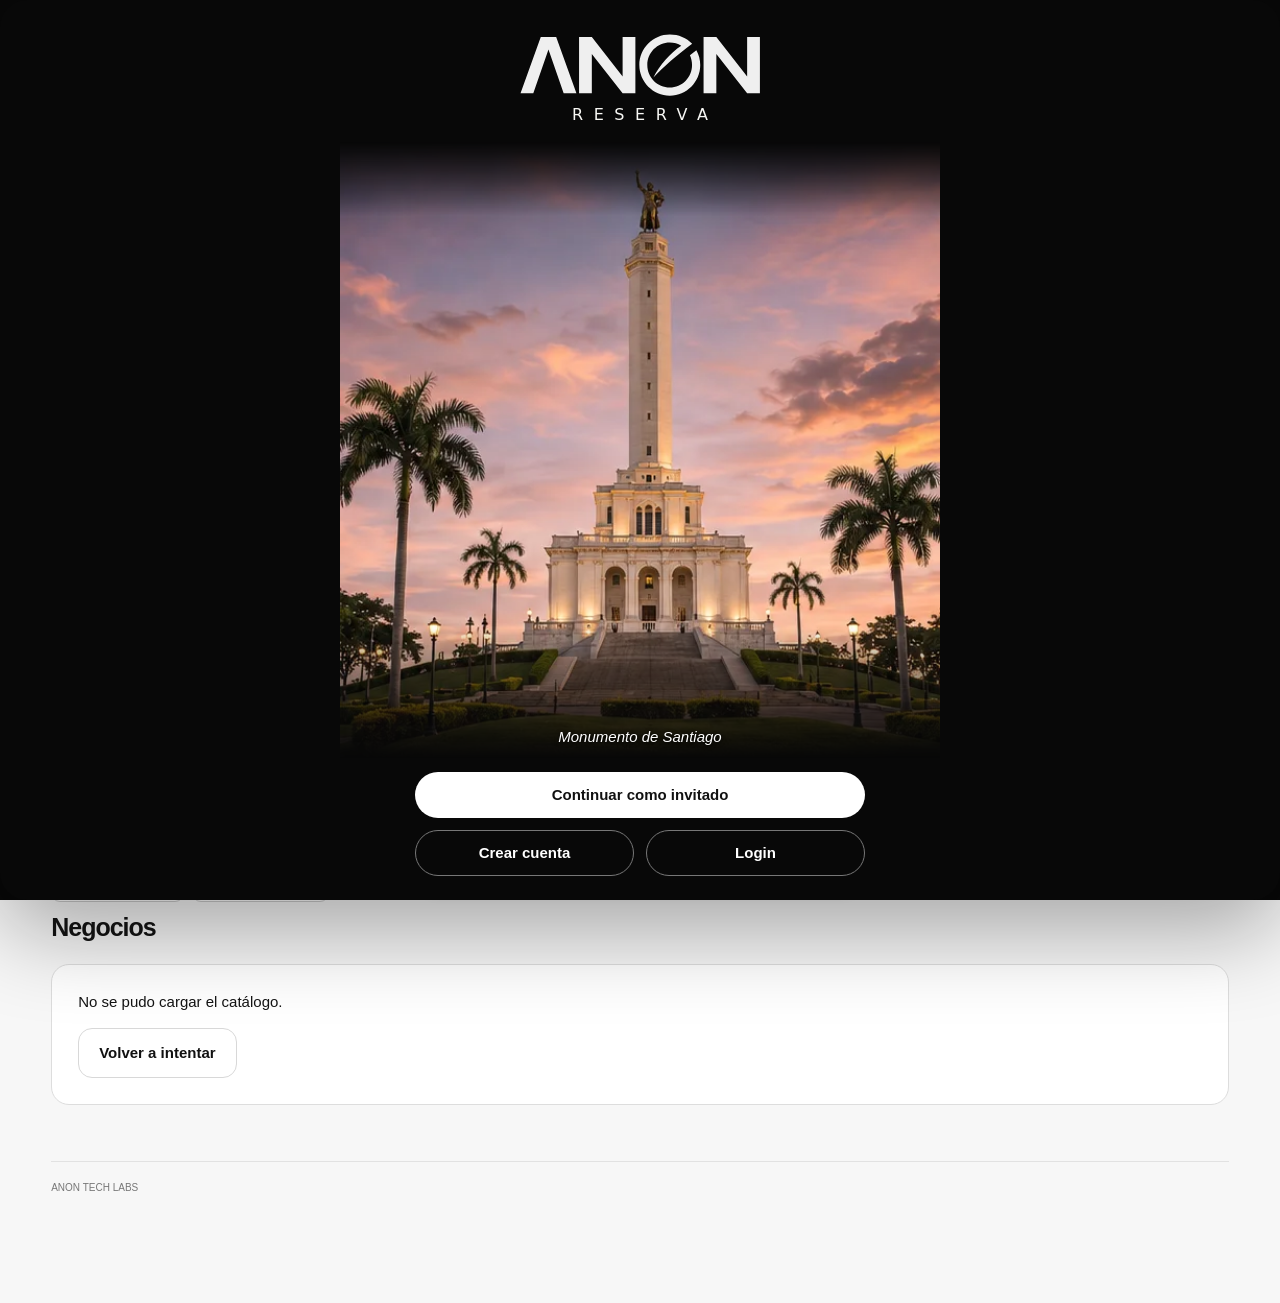
<file: catalogo.html>
<!doctype html><html lang="es"><head><meta charset="utf-8"><meta name="viewport" content="width=device-width,initial-scale=1"><title>ANON Reserva</title><script>location.replace('./index.html' + location.search + location.hash);</script></head><body><a href="./index.html">Explorar negocios</a></body></html>
</file>
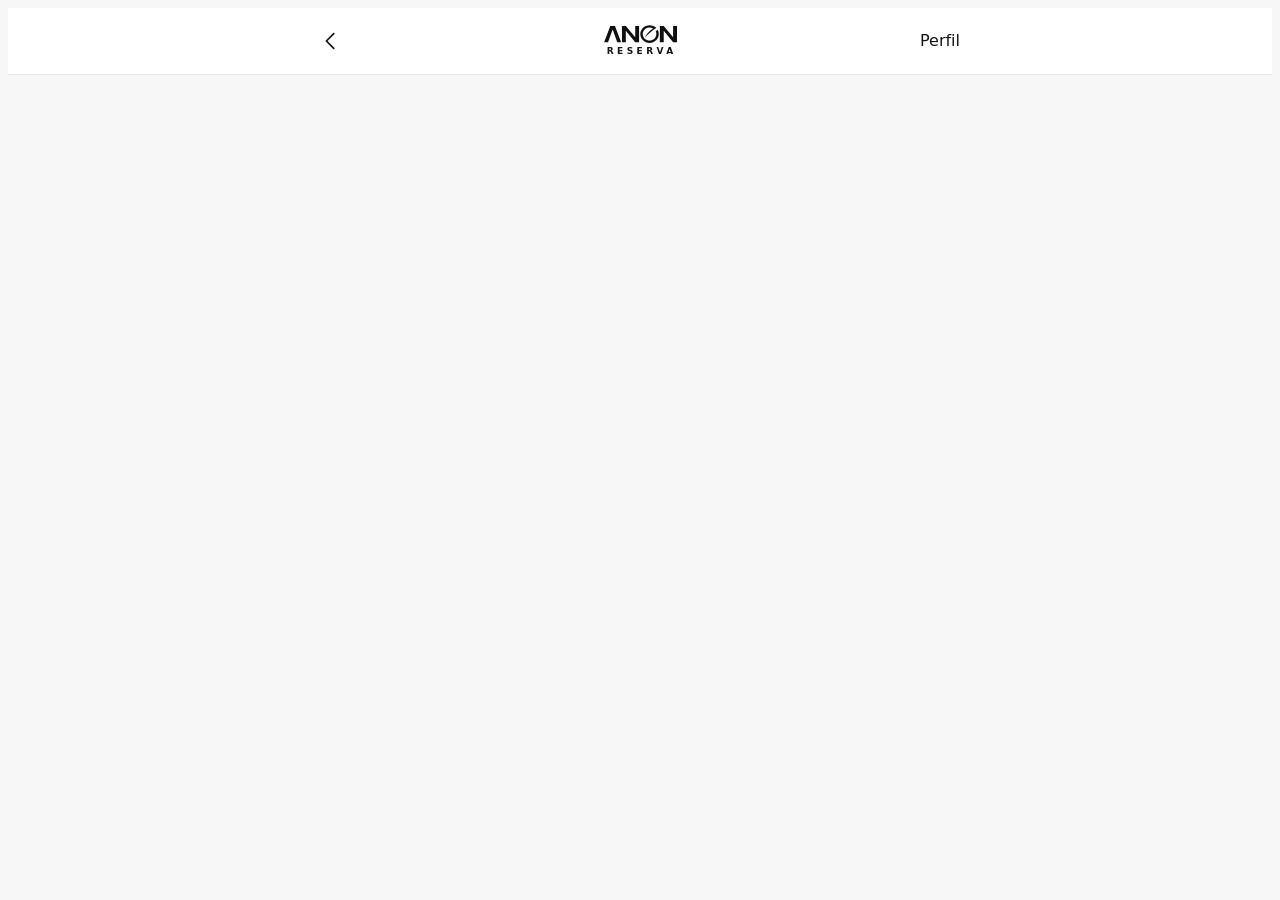
<file: citas.html>
<!doctype html>
<html lang="es">
<head>
  <meta charset="utf-8">
  <meta name="viewport" content="width=device-width,initial-scale=1,viewport-fit=cover">
  <meta name="theme-color" content="#f7f7f7">
  <meta name="referrer" content="no-referrer">
  <meta http-equiv="Content-Security-Policy" content="default-src 'none'; manifest-src 'self'; script-src 'self' https://octopus-app-wmb69.ondigitalocean.app; style-src 'self' https://octopus-app-wmb69.ondigitalocean.app; img-src 'self' data: https:; font-src 'self' https://octopus-app-wmb69.ondigitalocean.app; connect-src 'self' https://octopus-app-wmb69.ondigitalocean.app; base-uri 'none'; form-action 'self'; object-src 'none'">
  <title>Mi cuenta · ANON Reserva</title>
  <link rel="stylesheet" crossorigin="anonymous" href="https://octopus-app-wmb69.ondigitalocean.app/api/plataforma/ui/mercado.css">
  <link rel="stylesheet" href="./reserva.css">
  <link rel="stylesheet" href="./citas.css?diseno=perfil">
<link rel="manifest" href="./reserva.webmanifest"></head>
<body data-view="loading">
  <header class="booking-header">
    <div class="topbar">
      <a class="back" id="atras" href="./?vista=catalogo" aria-label="Volver al catálogo"><svg viewBox="0 0 24 24" aria-hidden="true"><path d="m15 4-8 8 8 8"/></svg></a>
      <a class="reserva-brand" href="./?vista=catalogo" aria-label="ANON Reserva, inicio"><img src="./anon-marca.svg" alt="ANON"><small>RESERVA</small></a>
      <a class="profile-link-top" id="perfil-enlace" hidden href="./citas.html?vista=perfil">Perfil</a>
    </div>
  </header>
  <main>
    <h1 id="page-title" hidden></h1>
    <p id="mensaje" role="status" aria-live="polite"></p>
    <div id="cuenta"></div>
    <template id="ver-clave">
      <button type="button" class="eye" aria-label="Mostrar contraseña" aria-pressed="false">
        <svg viewBox="0 0 24 24" aria-hidden="true"><path d="M2 12s3.6-7 10-7 10 7 10 7-3.6 7-10 7S2 12 2 12Z"/><circle cx="12" cy="12" r="3"/><path class="slash" d="m3 3 18 18"/></svg>
      </button>
    </template>
    <div id="contenido" hidden>
      <div id="customer-profile" hidden>
        <div class="profile-id"><span id="profile-initial" aria-hidden="true"></span><strong id="profile-name"></strong></div>
        <div class="profile-heading"><h2>Próxima cita</h2><button type="button" id="show-bookings">Mis reservas →</button></div>
        <div id="next-booking" aria-live="polite">Cargando citas…</div>
      </div>
      <section id="booking-section" hidden aria-labelledby="page-title">
        <form id="reservar">
          <div class="service-card">
            <div id="service-photo"></div>
            <div class="service-copy">
              <label for="servicio" class="sr-only">Servicio</label>
              <select id="servicio" required></select>
              <p id="local"></p><p id="service-terms"></p>
            </div>
          </div>
          <div class="resource-row"><label for="recurso" id="resource-label">Profesional</label><select id="recurso" required></select></div>
          <div class="day-area">
            <div class="day-heading"><h2>Elige el día</h2><label class="month-picker"><span id="month"></span><span aria-hidden="true">⌄</span><input type="date" id="fecha" aria-label="Elegir otra fecha" required></label></div>
            <div id="dias" class="days" role="group" aria-label="Días disponibles para consultar"></div>
          </div>
          <h2 id="hours-title">Horas disponibles</h2>
          <div id="horarios" role="group" aria-labelledby="hours-title"></div>
          <button id="mas-horas" class="text-button" type="button" aria-expanded="false" aria-controls="horarios" hidden>Ver más horarios</button>
          <p id="slot-status" role="status"></p><p id="zona"></p>
          <div class="booking-foot"><div><strong id="total"></strong><button id="confirmar" type="submit" disabled>Confirmar cita</button></div></div>
        </form>
      </section>
      <div id="receipt" hidden><p id="receipt-detail"></p><a href="./citas.html?vista=perfil">Ver mis reservas</a></div>
      <div id="history" hidden>
        <details id="all-bookings"><summary>Mis reservas</summary><button id="actualizar" class="sec">Actualizar citas</button><div id="citas"></div><div id="valoraciones"></div></details>
        <h2>Mi cuenta</h2>
        <details><summary><svg class="profile-icon" aria-hidden="true" viewBox="0 0 24 24"><path d="M12 12a4 4 0 1 0 0-8 4 4 0 0 0 0 8Zm-8 9a8 8 0 0 1 16 0"/></svg>Datos personales</summary><p id="profile-email"></p><p id="profile-phone"></p></details>
        <details><summary><svg class="profile-icon" aria-hidden="true" viewBox="0 0 24 24"><path d="M4 17h16l-2-3V9a6 6 0 0 0-12 0v5Zm6 3a2 2 0 0 0 4 0"/></svg>Notificaciones <span id="unread-count"></span></summary><button type="button" id="activar-avisos">Activar notificaciones en mi teléfono</button><p id="estado-avisos" role="status"></p><div id="avisos"></div></details>
        <a class="profile-row" href="./independientes.html?vista=solicitudes"><svg class="profile-icon" aria-hidden="true" viewBox="0 0 24 24"><path d="M3 5h18v16H3z M7 3v4m10-4v4M3 10h18"/></svg>Mis solicitudes de servicios</a>
        <details><summary><svg class="profile-icon" aria-hidden="true" viewBox="0 0 24 24"><path d="M2 5h20v14H2z M2 10h20"/></svg>Compras y transacciones</summary><div id="profile-purchases"></div></details>
        <a class="profile-row" href="https://whale-app-ebihq.ondigitalocean.app/equipo.html"><svg class="profile-icon" aria-hidden="true" viewBox="0 0 24 24"><path d="M2 8h20v13H2z M8 8V4h8v4 M2 13h20"/></svg>Mi trabajo y mis ingresos</a>
        <div id="manage-profiles"></div>
        <div id="profile-logout"></div>
        <nav class="reserva-dock" aria-label="Navegación principal"><a href="./?vista=catalogo"><svg aria-hidden="true" viewBox="0 0 24 24"><path d="M3 10.2 12 3l9 7.2v10.3h-6.3V14H9.3v6.5H3Z"/></svg><span>Inicio</span></a><a href="./?vista=catalogo#buscar"><svg aria-hidden="true" viewBox="0 0 24 24"><circle cx="10.4" cy="10.4" r="7.4"/><path d="m16 16 5 5"/></svg><span>Buscar</span></a><a aria-current="page" href="./citas.html?vista=perfil"><svg aria-hidden="true" viewBox="0 0 24 24"><circle cx="12" cy="12" r="9.2"/><circle cx="12" cy="9" r="3"/><path d="M5.3 18c1.8-5 11.6-5 13.4 0"/></svg><span>Mi perfil</span></a></nav>
      </div>
    </div>
  </main>
  <script type="module" src="./citas.js?diseno=perfil&amp;v=resenas-negocios"></script>
</body>
</html>
</file>
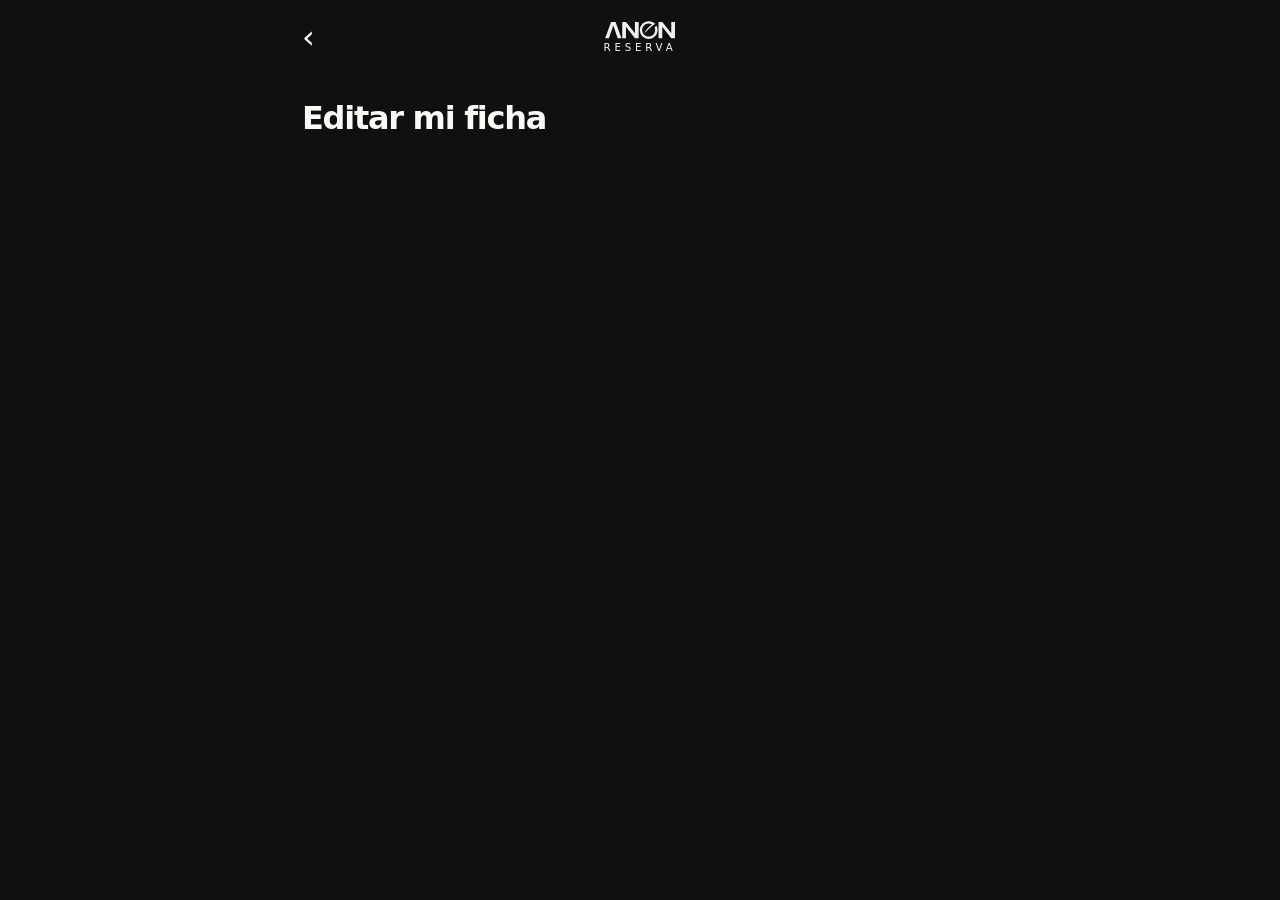
<file: editar-ficha.html>
<!doctype html><html lang="es"><head><meta charset="utf-8"><meta name="viewport" content="width=device-width,initial-scale=1"><meta name="referrer" content="strict-origin-when-cross-origin"><meta http-equiv="Content-Security-Policy" content="default-src 'none'; script-src 'self' https://octopus-app-wmb69.ondigitalocean.app/api/plataforma/ui/; style-src 'self'; img-src 'self' data: blob: https://tile.openstreetmap.org; connect-src 'self' https://octopus-app-wmb69.ondigitalocean.app; base-uri 'none'; form-action 'self'"><title>Editar ficha · ANON Reserva</title><link rel="stylesheet" href="./ficha.css"></head><body><header class="mast"><a href="./citas.html?vista=perfil" aria-label="Volver a mi perfil">‹</a><a class="brand" href="./?vista=catalogo"><img src="./anon-marca.svg" alt="ANON"><small>RESERVA</small></a></header><main class="editor"><h1>Editar mi ficha</h1><div id="cuenta"></div><p id="mensaje" role="status" aria-live="polite"></p><div id="contenido" hidden><form id="editor"></form></div></main><script type="module" src="./editar-ficha.js"></script></body></html>
</file>
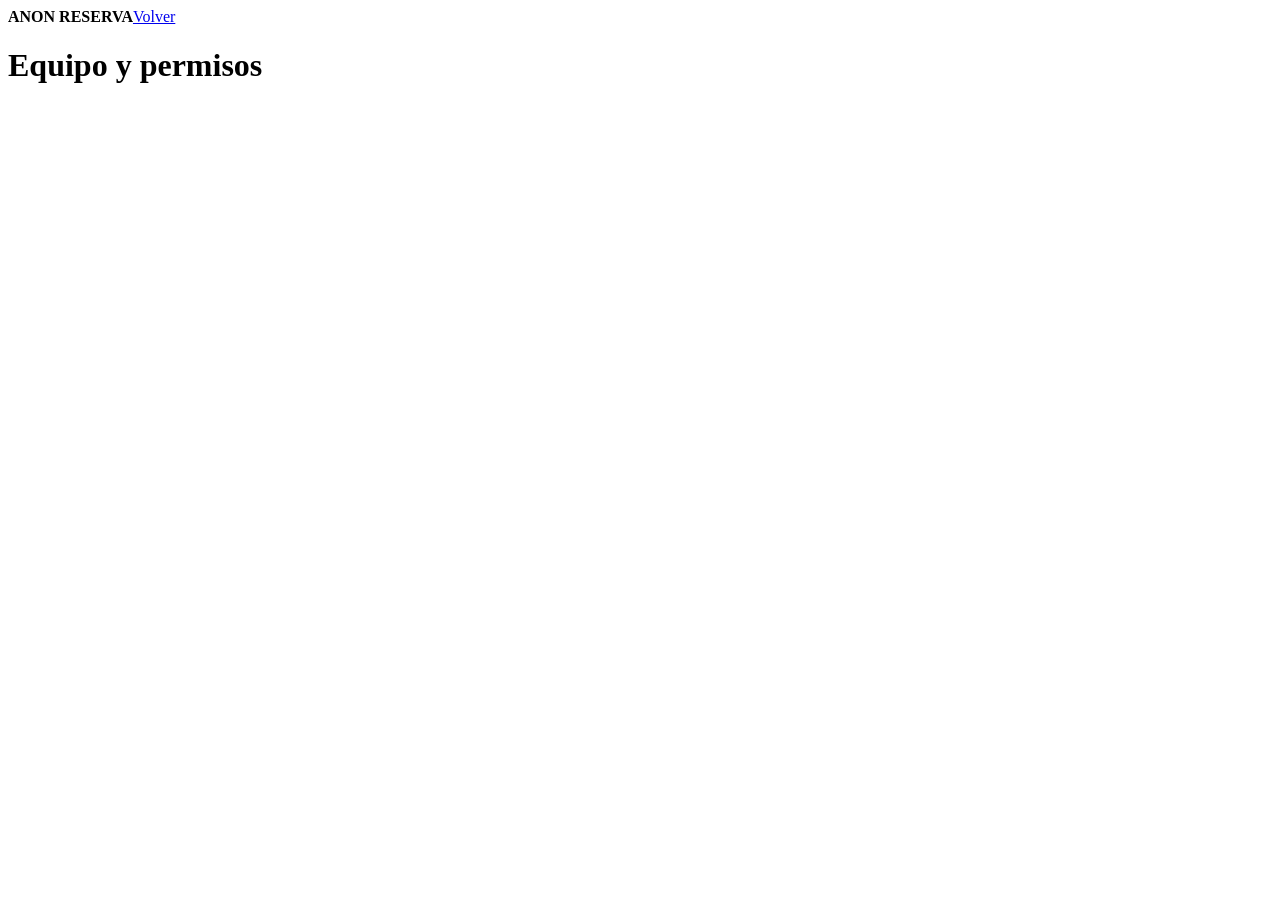
<file: equipo.html>
<!doctype html><html lang="es"><head><meta name="referrer" content="no-referrer"><meta http-equiv="Content-Security-Policy" content="default-src 'none'; script-src 'self' https://octopus-app-wmb69.ondigitalocean.app; style-src 'self' https://octopus-app-wmb69.ondigitalocean.app; img-src 'self' data:; font-src 'self'; connect-src 'self' https://octopus-app-wmb69.ondigitalocean.app; base-uri 'none'; form-action 'self'; object-src 'none'"><meta charset="utf-8"><meta name="viewport" content="width=device-width,initial-scale=1"><title>Equipo y permisos · ANON RESERVA</title><link rel="stylesheet" crossorigin="anonymous" href="https://octopus-app-wmb69.ondigitalocean.app/api/plataforma/ui/mercado.css"></head><body><header><strong>ANON RESERVA</strong><a href="./citas.html">Volver</a></header><main><h1>Equipo y permisos</h1><p id="mensaje" role="status" aria-live="polite"></p><div id="cuenta"></div><div id="contenido" hidden><section id="prueba"><h2>Verificar mi correo</h2><button id="enviar" type="button">Enviar código</button><form id="verificar"><label>Código de ocho dígitos<input id="codigo" inputmode="numeric" autocomplete="one-time-code" pattern="[0-9]{8}" required></label><button type="submit">Verificar correo</button></form></section><div id="permisos" hidden><section><h2>Mis invitaciones y accesos</h2><div id="invitaciones"></div></section><div id="negocios"></div><section id="gestion"></section><section id="datos" aria-live="polite"></section></div></div></main><script type="module" src="https://octopus-app-wmb69.ondigitalocean.app/api/plataforma/ui/equipo.js"></script></body></html>
</file>
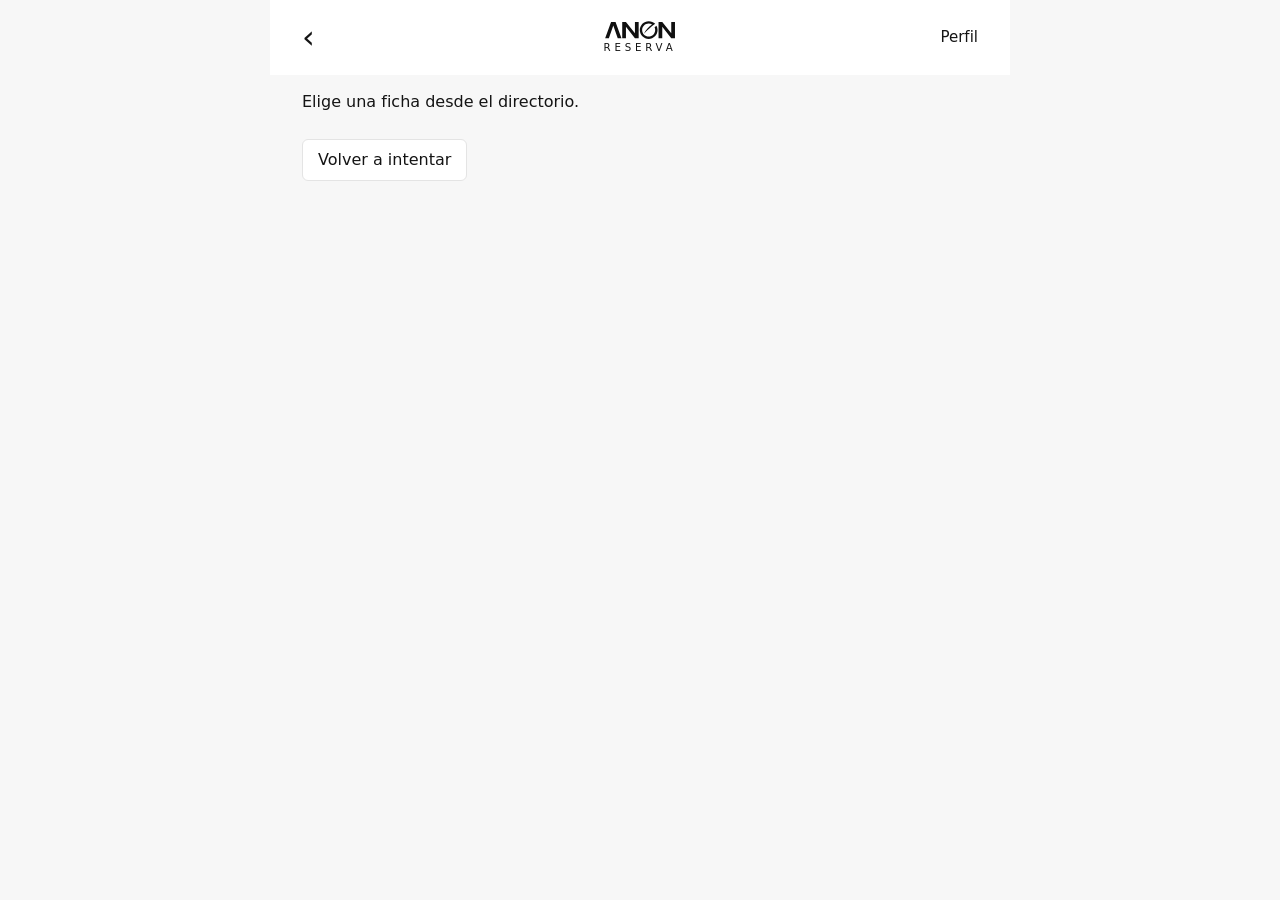
<file: ficha.html>
<!doctype html>
<html lang="es" class="ficha-publica"><head><meta charset="utf-8"><meta name="viewport" content="width=device-width,initial-scale=1,viewport-fit=cover"><meta name="theme-color" content="#f7f7f7"><meta name="referrer" content="no-referrer">
<meta http-equiv="Content-Security-Policy" content="default-src 'none'; script-src 'self' https://octopus-app-wmb69.ondigitalocean.app/api/plataforma/ui/; style-src 'self'; img-src 'self' data: https:; connect-src https://octopus-app-wmb69.ondigitalocean.app; base-uri 'none'; form-action 'self'">
<title>Ficha · ANON Reserva</title><link rel="stylesheet" href="./ficha.css?tema=claro&amp;v=resenas-negocios"></head>
<body><header class="mast"><a id="back" href="./?vista=catalogo" aria-label="Volver al directorio">‹</a><a class="brand" href="./?vista=catalogo"><img src="./anon-marca.svg" alt="ANON"><small>RESERVA</small></a><a class="account" href="./citas.html?vista=perfil">Perfil</a></header>
<main id="profile" aria-live="polite"><p role="status">Cargando ficha…</p></main><footer id="action" hidden></footer>
<dialog id="details" aria-labelledby="dialog-title"><header><h2 id="dialog-title"></h2><button id="dismiss" aria-label="Cerrar">×</button></header><div id="detail-body"></div></dialog>
<script src="./distancia.js"></script><script type="module" src="./ficha.js?v=resenas-negocios"></script><script defer src="./actividad.js" integrity="sha256-+rufvyAI22d9slgQF+60PsTLr9rkx7YgEm4QPyfjHHs="></script></body></html>
</file>
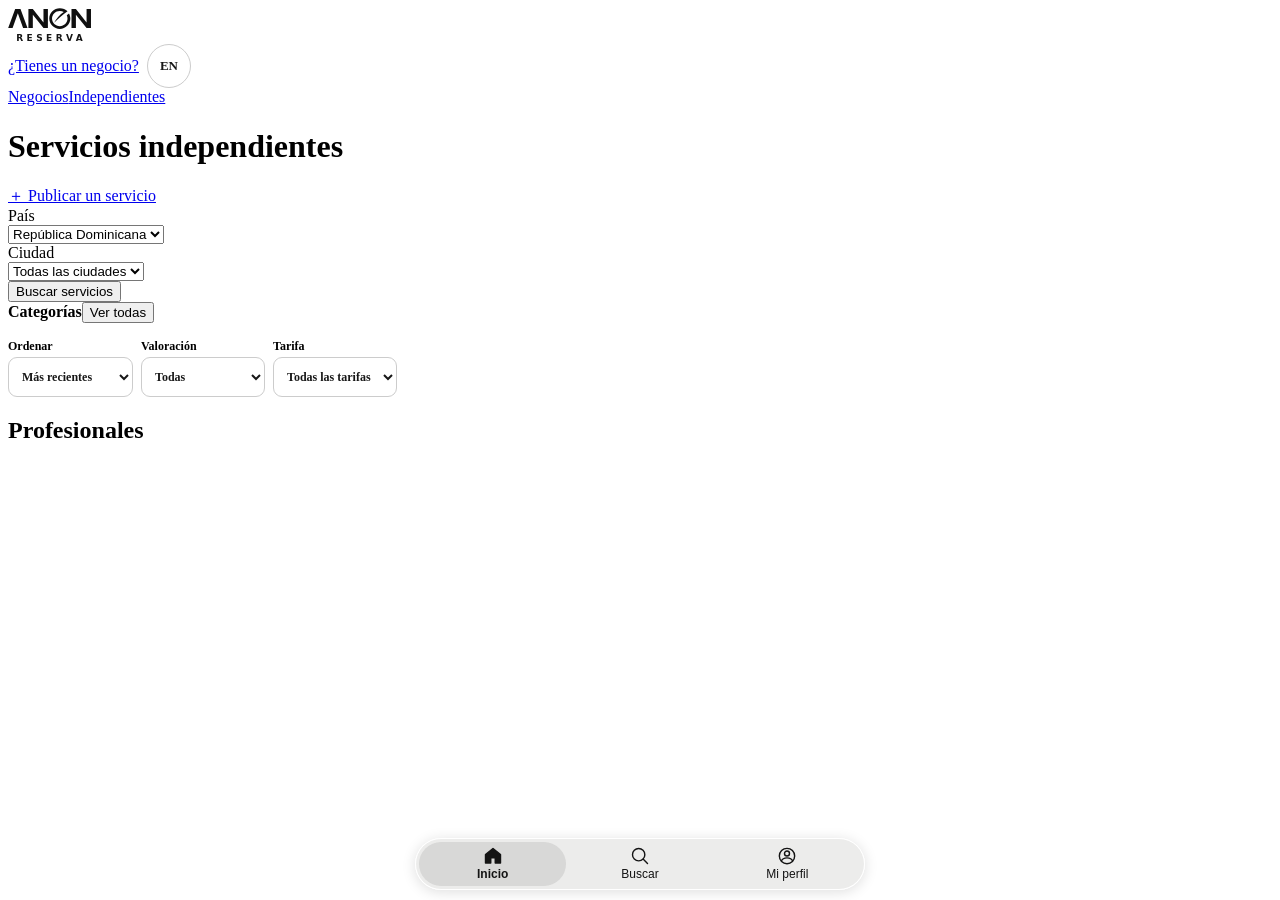
<file: independientes.html>
<!doctype html>
<html lang="es"><head><meta charset="utf-8"><meta name="viewport" content="width=device-width,initial-scale=1">
<meta name="referrer" content="no-referrer"><meta http-equiv="Content-Security-Policy" content="default-src 'none'; script-src 'self' https://octopus-app-wmb69.ondigitalocean.app/api/plataforma/ui/; style-src 'self' https://octopus-app-wmb69.ondigitalocean.app/api/plataforma/ui/; img-src 'self'; font-src https://octopus-app-wmb69.ondigitalocean.app/api/plataforma/ui/; connect-src 'self' https://octopus-app-wmb69.ondigitalocean.app; base-uri 'none'; form-action 'self'; object-src 'none'">
<title>Servicios independientes · ANON Reserva</title><link rel="stylesheet" crossorigin="anonymous" href="https://octopus-app-wmb69.ondigitalocean.app/api/plataforma/ui/mercado.css"><link rel="stylesheet" crossorigin="anonymous" href="https://octopus-app-wmb69.ondigitalocean.app/api/plataforma/ui/independientes.css"><link rel="stylesheet" href="./reserva.css"></head>
<body class="independent-directory" id="inicio"><header><a class="reserva-brand" href="./?vista=catalogo" aria-label="ANON Reserva, inicio"><img src="./anon-marca.svg" alt="ANON"><small>RESERVA</small></a><div class="links"><a href="https://whale-app-ebihq.ondigitalocean.app/?registro=cuenta" data-en="Own a business?">¿Tienes un negocio?</a><button type="button" id="language" aria-label="English">EN</button></div></header><nav class="tabs"><a href="./?vista=catalogo" data-en="Businesses">Negocios</a><a href="./independientes.html" aria-current="page" data-en="Independent professionals">Independientes</a></nav><main>
<div class="hero"><h1 data-en="Independent services">Servicios independientes</h1><a href="https://whale-app-ebihq.ondigitalocean.app/?registro=independiente" data-en="＋ List a service">＋ Publicar un servicio</a></div>
<section><form id="filtros"><div class="filtergrid"><label><span data-en="Country">País</span><span class="picker"><select name="country"><option value="DO" data-en="Dominican Republic">República Dominicana</option><option value="US" data-en="United States">Estados Unidos</option></select><span class="picker-output" aria-hidden="true"></span></span></label>
<label><span data-en="City">Ciudad</span><span class="picker"><select name="city"><option value="" data-en="All cities">Todas las ciudades</option></select><span class="picker-output" aria-hidden="true"></span></span></label><label class="wide" id="buscar" hidden><span data-en="Search">Buscar</span><input type="search" name="q" maxlength="120" placeholder="Nombre o descripción del servicio"></label></div>
<button type="submit" class="sr-only" data-en="Search services">Buscar servicios</button></form></section>
<div class="cat-heading"><strong data-en="Categories">Categorías</strong><button type="button" id="todas" class="text-btn" aria-expanded="false" aria-controls="todas-categorias" data-en="View all">Ver todas</button></div>
<div id="chips" class="chips" role="group" aria-label="Categorías"></div>
<label id="todas-categorias" hidden><span data-en="All categories">Todas las categorías</span><select name="category" form="filtros"><option value="" data-en="All categories">Todas las categorías</option></select></label>
<div class="catalog-controls">
<label><span data-en="Sort by">Ordenar</span><select name="sort" form="filtros"><option value="" data-en="Newest">Más recientes</option><option value="recommended" data-en="Recommended">Recomendados</option><option value="score" data-en="Top rated">Mejor valorados</option><option value="low" data-en="Lowest price">Menor precio</option><option value="high" data-en="Highest price">Mayor precio</option></select></label>
<label><span data-en="Rating">Valoración</span><select name="stars" form="filtros"><option value="0" data-en="All">Todas</option><option value="4" data-en="4 stars or more">4 estrellas o más</option><option value="4.5" data-en="4.5 ★ or more">4.5 ★ o más</option><option value="5">5 ★</option></select></label>
<label><span data-en="Rate">Tarifa</span><select name="unit" form="filtros"><option value="" data-en="All rates">Todas las tarifas</option><option value="hora" data-en="Per hour">Por hora</option><option value="visita" data-en="Per visit">Por visita</option><option value="clase" data-en="Per class">Por clase</option><option value="servicio" data-en="Per service">Por servicio</option></select></label>
</div><h2 data-en="Professionals">Profesionales</h2><div id="directorio"></div><button id="mas" class="sec" hidden data-en="View more services">Ver más servicios</button>
<section id="solicitar" hidden><h2 data-en="Request service">Solicitar servicio</h2><p id="servicio-elegido"></p><form id="solicitud"><label><span data-en="Contact phone number">Teléfono para que te contacten</span><input name="callback" type="tel" required maxlength="25"></label><label><span data-en="Optional message">Mensaje opcional</span><textarea name="message" maxlength="600" rows="3"></textarea></label><p data-en="The professional will receive your name, phone number and message.">El profesional recibirá tu nombre, teléfono y mensaje.</p><button type="submit" data-en="Send request">Enviar solicitud</button><button class="sec" id="cancelar" type="button" data-en="Cancel">Cancelar</button></form></section>
<section id="acceso-cliente" hidden><div id="cuenta"></div><div id="contenido" hidden><h2 data-en="My requests">Mis solicitudes</h2><div id="enviadas"></div></div></section><p id="mensaje" role="status" aria-live="polite"></p></main><nav class="reserva-dock" aria-label="Navegación principal"><a id="dock-home" href="#inicio" aria-current="page"><svg aria-hidden="true" viewBox="0 0 24 24"><path d="M3 10.2 12 3l9 7.2v10.3h-6.3V14H9.3v6.5H3Z"/></svg><span data-i18n="home" data-en="Home">Inicio</span></a><a id="dock-search" href="#buscar"><svg aria-hidden="true" viewBox="0 0 24 24"><circle cx="10.4" cy="10.4" r="7.4"/><path d="m16 16 5 5"/></svg><span data-i18n="search" data-en="Search">Buscar</span></a><a id="dock-myProfile" href="./citas.html?vista=perfil"><svg aria-hidden="true" viewBox="0 0 24 24"><circle cx="12" cy="12" r="9.2"/><circle cx="12" cy="9" r="3"/><path d="M5.3 18c1.8-5 11.6-5 13.4 0"/></svg><span data-i18n="myProfile" data-en="My profile">Mi perfil</span></a></nav><script type="module" src="./independientes.js"></script></body></html>
</file>
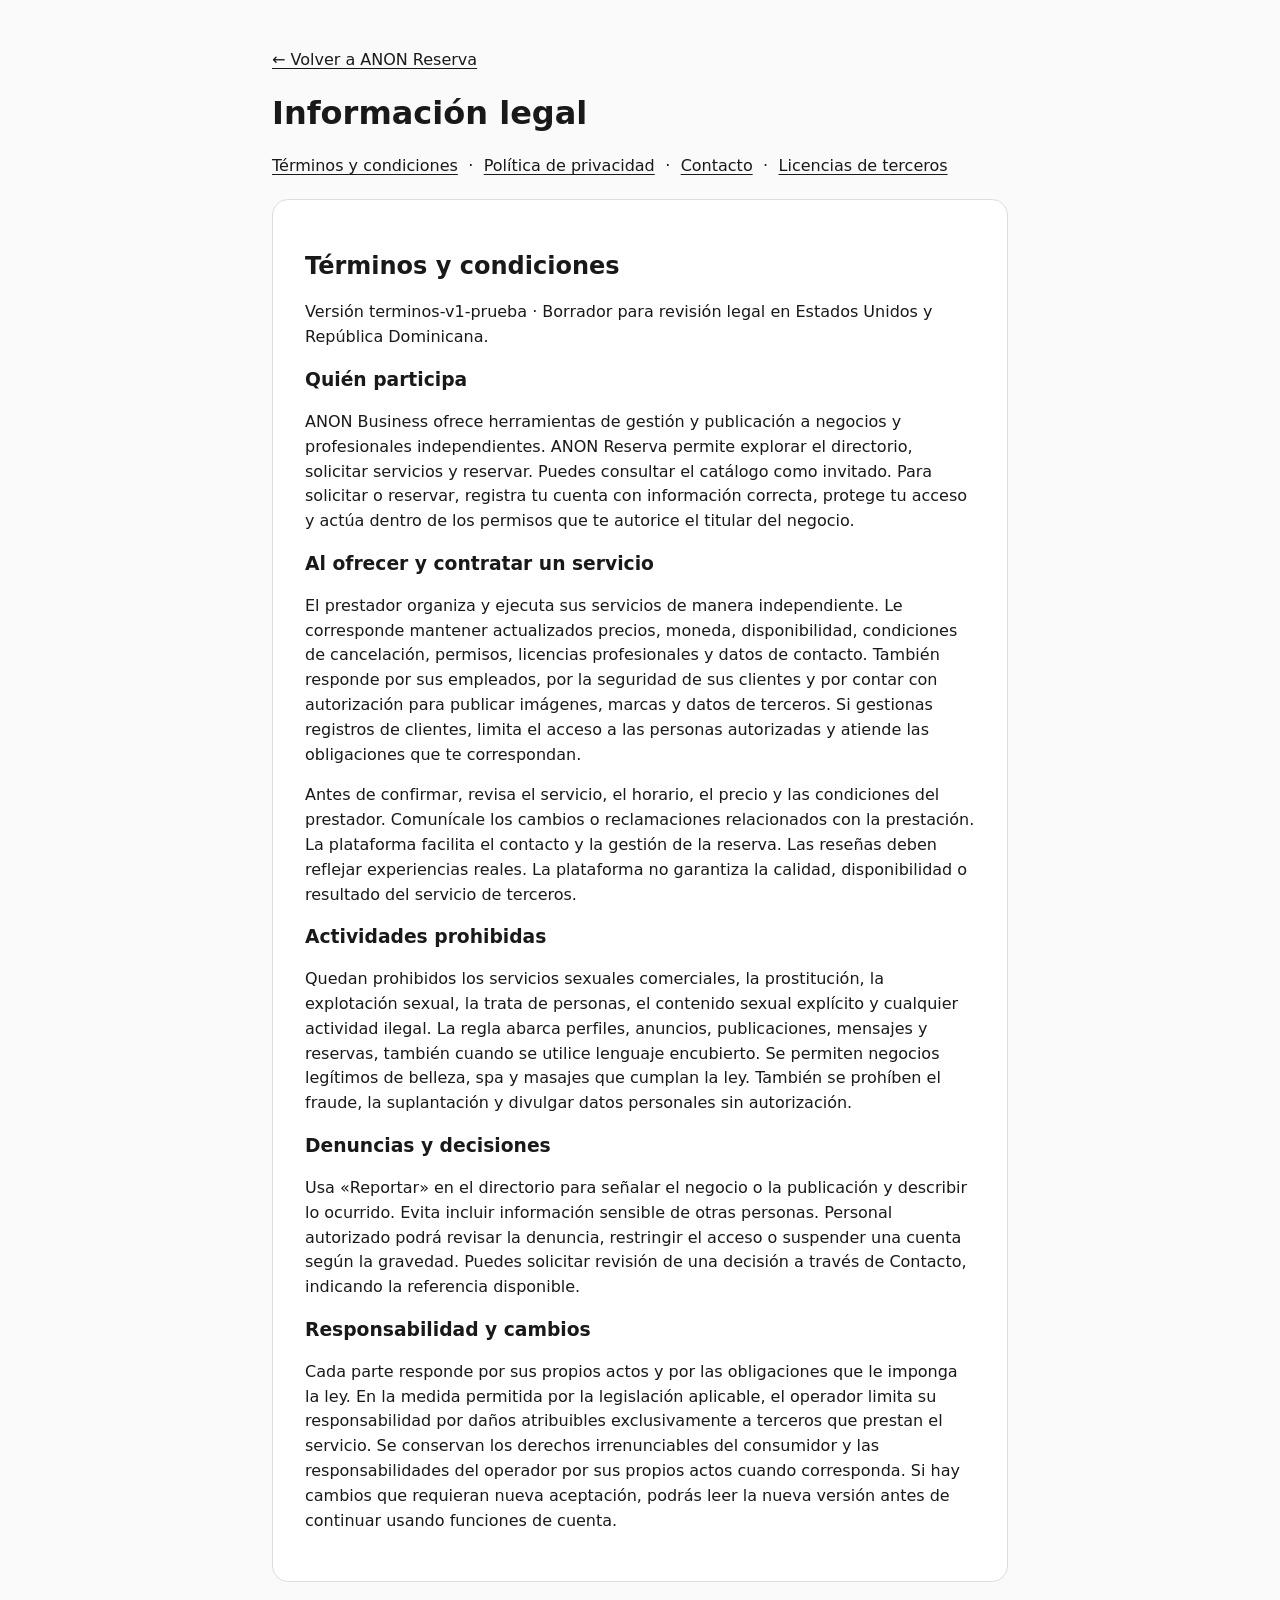
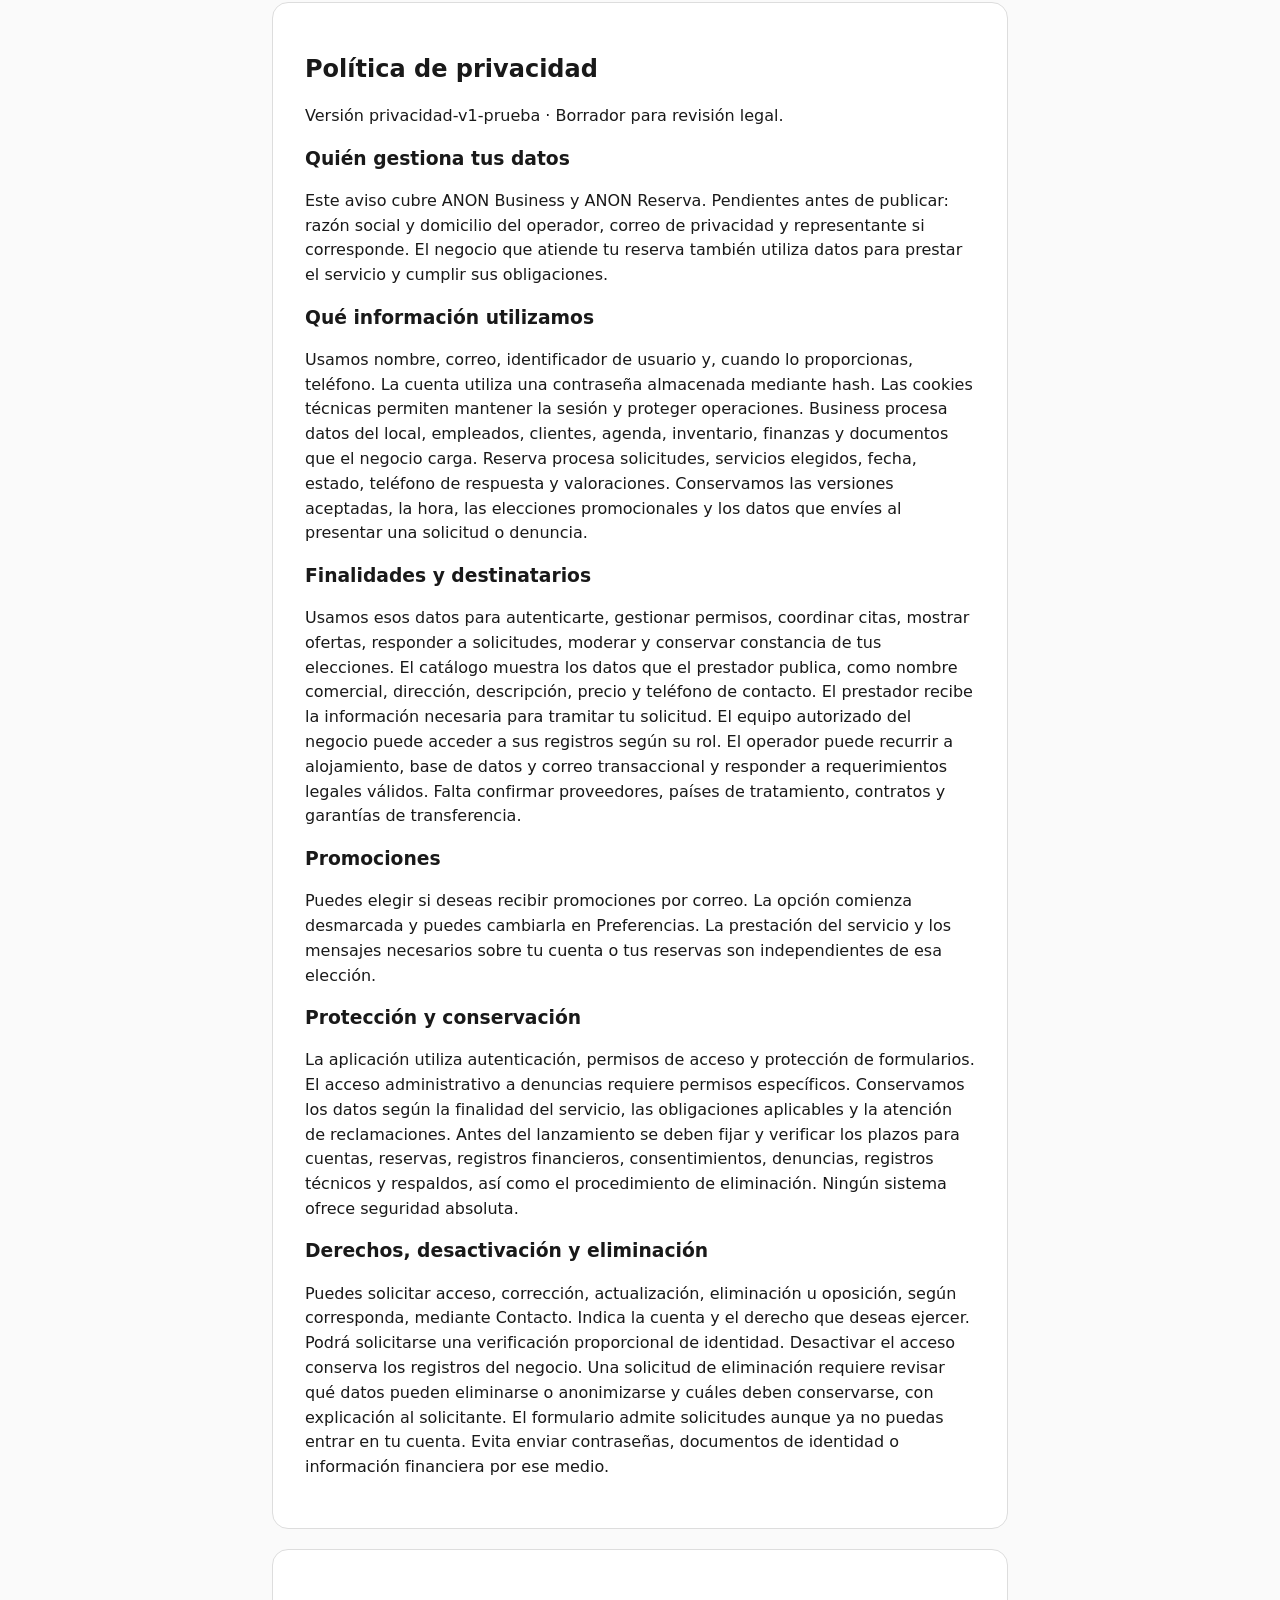
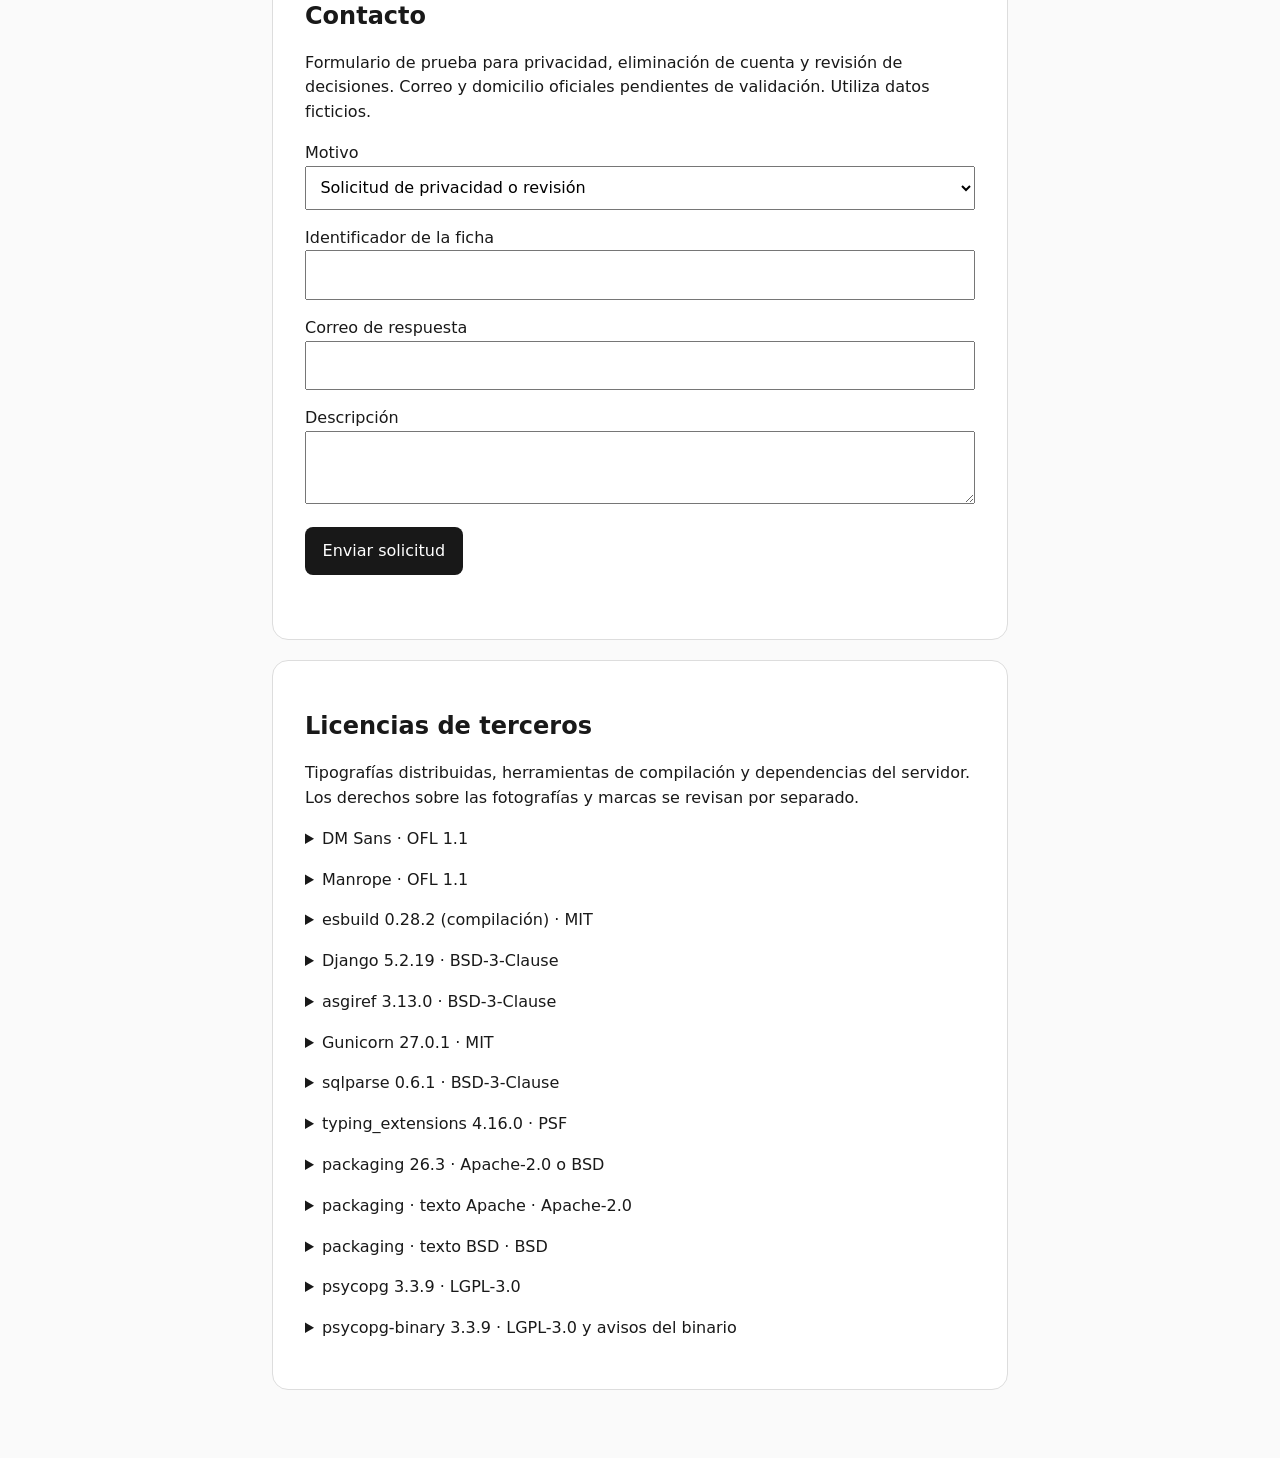
<file: legal-v1.html>
<!doctype html><html lang="es"><head><meta charset="utf-8"><meta name="viewport" content="width=device-width,initial-scale=1"><meta name="referrer" content="no-referrer"><meta http-equiv="Content-Security-Policy" content="default-src 'none'; script-src 'self' https://octopus-app-wmb69.ondigitalocean.app; style-src 'unsafe-inline'; connect-src 'self' https://octopus-app-wmb69.ondigitalocean.app; base-uri 'none'; form-action 'none'"><title>Información legal · ANON Reserva</title><style>*{box-sizing:border-box}body{font:1rem/1.55 system-ui,sans-serif;margin:0;color:#191919;background:#fafafa}main{max-width:52rem;margin:auto;padding:clamp(1rem,4vw,3rem)}a{color:inherit;text-underline-offset:.2em}nav{display:flex;flex-wrap:wrap;gap:.65rem}section{background:white;border:1px solid #ddd;border-radius:16px;padding:clamp(1rem,3vw,2rem);margin:1.25rem 0}h1,h2,h3{line-height:1.2}label,output{display:block;margin:1rem 0}input:not([type=checkbox]),select,textarea{width:100%;padding:.65rem;font:inherit}button{background:#181818;color:white;padding:.7rem 1.1rem;border:0;border-radius:8px;font:inherit}pre{white-space:pre-wrap;overflow-wrap:anywhere}details{margin:1em 0}article{border-top:1px solid #ccc;padding:1em 0}[hidden]{display:none!important}</style></head><body data-terms="terminos-v1-prueba" data-privacy="privacidad-v1-prueba"><main><a href="./">← Volver a ANON Reserva</a><h1>Información legal</h1><nav aria-label="Información legal"><a href="./legal-v1.html#terminos">Términos y condiciones</a> · <a href="./legal-v1.html#privacidad">Política de privacidad</a> · <a href="./legal-v1.html#contacto">Contacto</a> · <a href="./legal-v1.html#licencias">Licencias de terceros</a></nav><section id="terminos"><h2>Términos y condiciones</h2><p>Versión terminos-v1-prueba · Borrador para revisión legal en Estados Unidos y República Dominicana.</p>
<h3>Quién participa</h3><p>ANON Business ofrece herramientas de gestión y publicación a negocios y profesionales independientes. ANON Reserva permite explorar el directorio, solicitar servicios y reservar. Puedes consultar el catálogo como invitado. Para solicitar o reservar, registra tu cuenta con información correcta, protege tu acceso y actúa dentro de los permisos que te autorice el titular del negocio.</p>
<h3>Al ofrecer y contratar un servicio</h3><p>El prestador organiza y ejecuta sus servicios de manera independiente. Le corresponde mantener actualizados precios, moneda, disponibilidad, condiciones de cancelación, permisos, licencias profesionales y datos de contacto. También responde por sus empleados, por la seguridad de sus clientes y por contar con autorización para publicar imágenes, marcas y datos de terceros. Si gestionas registros de clientes, limita el acceso a las personas autorizadas y atiende las obligaciones que te correspondan.</p><p>Antes de confirmar, revisa el servicio, el horario, el precio y las condiciones del prestador. Comunícale los cambios o reclamaciones relacionados con la prestación. La plataforma facilita el contacto y la gestión de la reserva. Las reseñas deben reflejar experiencias reales. La plataforma no garantiza la calidad, disponibilidad o resultado del servicio de terceros.</p>
<h3>Actividades prohibidas</h3><p>Quedan prohibidos los servicios sexuales comerciales, la prostitución, la explotación sexual, la trata de personas, el contenido sexual explícito y cualquier actividad ilegal. La regla abarca perfiles, anuncios, publicaciones, mensajes y reservas, también cuando se utilice lenguaje encubierto. Se permiten negocios legítimos de belleza, spa y masajes que cumplan la ley. También se prohíben el fraude, la suplantación y divulgar datos personales sin autorización.</p>
<h3>Denuncias y decisiones</h3><p>Usa «Reportar» en el directorio para señalar el negocio o la publicación y describir lo ocurrido. Evita incluir información sensible de otras personas. Personal autorizado podrá revisar la denuncia, restringir el acceso o suspender una cuenta según la gravedad. Puedes solicitar revisión de una decisión a través de Contacto, indicando la referencia disponible.</p>
<h3>Responsabilidad y cambios</h3><p>Cada parte responde por sus propios actos y por las obligaciones que le imponga la ley. En la medida permitida por la legislación aplicable, el operador limita su responsabilidad por daños atribuibles exclusivamente a terceros que prestan el servicio. Se conservan los derechos irrenunciables del consumidor y las responsabilidades del operador por sus propios actos cuando corresponda. Si hay cambios que requieran nueva aceptación, podrás leer la nueva versión antes de continuar usando funciones de cuenta.</p></section>
<section id="privacidad"><h2>Política de privacidad</h2><p>Versión privacidad-v1-prueba · Borrador para revisión legal.</p>
<h3>Quién gestiona tus datos</h3><p>Este aviso cubre ANON Business y ANON Reserva. Pendientes antes de publicar: razón social y domicilio del operador, correo de privacidad y representante si corresponde. El negocio que atiende tu reserva también utiliza datos para prestar el servicio y cumplir sus obligaciones.</p>
<h3>Qué información utilizamos</h3><p>Usamos nombre, correo, identificador de usuario y, cuando lo proporcionas, teléfono. La cuenta utiliza una contraseña almacenada mediante hash. Las cookies técnicas permiten mantener la sesión y proteger operaciones. Business procesa datos del local, empleados, clientes, agenda, inventario, finanzas y documentos que el negocio carga. Reserva procesa solicitudes, servicios elegidos, fecha, estado, teléfono de respuesta y valoraciones. Conservamos las versiones aceptadas, la hora, las elecciones promocionales y los datos que envíes al presentar una solicitud o denuncia.</p>
<h3>Finalidades y destinatarios</h3><p>Usamos esos datos para autenticarte, gestionar permisos, coordinar citas, mostrar ofertas, responder a solicitudes, moderar y conservar constancia de tus elecciones. El catálogo muestra los datos que el prestador publica, como nombre comercial, dirección, descripción, precio y teléfono de contacto. El prestador recibe la información necesaria para tramitar tu solicitud. El equipo autorizado del negocio puede acceder a sus registros según su rol. El operador puede recurrir a alojamiento, base de datos y correo transaccional y responder a requerimientos legales válidos. Falta confirmar proveedores, países de tratamiento, contratos y garantías de transferencia.</p>
<h3>Promociones</h3><p>Puedes elegir si deseas recibir promociones por correo. La opción comienza desmarcada y puedes cambiarla en Preferencias. La prestación del servicio y los mensajes necesarios sobre tu cuenta o tus reservas son independientes de esa elección.</p>
<h3>Protección y conservación</h3><p>La aplicación utiliza autenticación, permisos de acceso y protección de formularios. El acceso administrativo a denuncias requiere permisos específicos. Conservamos los datos según la finalidad del servicio, las obligaciones aplicables y la atención de reclamaciones. Antes del lanzamiento se deben fijar y verificar los plazos para cuentas, reservas, registros financieros, consentimientos, denuncias, registros técnicos y respaldos, así como el procedimiento de eliminación. Ningún sistema ofrece seguridad absoluta.</p>
<h3>Derechos, desactivación y eliminación</h3><p>Puedes solicitar acceso, corrección, actualización, eliminación u oposición, según corresponda, mediante Contacto. Indica la cuenta y el derecho que deseas ejercer. Podrá solicitarse una verificación proporcional de identidad. Desactivar el acceso conserva los registros del negocio. Una solicitud de eliminación requiere revisar qué datos pueden eliminarse o anonimizarse y cuáles deben conservarse, con explicación al solicitante. El formulario admite solicitudes aunque ya no puedas entrar en tu cuenta. Evita enviar contraseñas, documentos de identidad o información financiera por ese medio.</p></section>
<section id="contacto"><h2>Contacto</h2><p>Formulario de prueba para privacidad, eliminación de cuenta y revisión de decisiones. Correo y domicilio oficiales pendientes de validación. Utiliza datos ficticios.</p>
<form id="case"><label>Motivo<select name="kind"><option value="privacidad">Solicitud de privacidad o revisión</option><option value="negocio">Reportar negocio</option><option value="publicacion">Reportar publicación</option></select></label><label id="target">Identificador de la ficha<input name="target"></label><label id="contact-email">Correo de respuesta<input name="contact" type="email" maxlength="254"></label><label>Descripción<textarea name="detail" required minlength="5" maxlength="1200"></textarea></label><button>Enviar solicitud</button><output></output></form></section>
<section id="preferencias" hidden><h2>Preferencias de cuenta</h2><form id="acceptance"><p>Lee ambas versiones antes de continuar.</p><label><input required type="checkbox" name="accept"> Acepto los términos y la política de privacidad de esta versión.</label><label id="declaration"><input type="checkbox" name="seller"> Confirmo que mi actividad comercial es legítima y cumple las reglas.</label><button>Guardar aceptación</button><output></output></form><form id="promotions"><label><input type="checkbox" name="promotions"> Deseo promociones por correo.</label><button>Guardar preferencia</button><output></output></form></section>
<section id="moderacion" hidden><h2>Revisión de denuncias y solicitudes</h2><div id="queue"></div><button id="more" hidden>Ver más</button></section><p role="status" id="feedback"></p><section id="licencias"><h2>Licencias de terceros</h2><p>Tipografías distribuidas, herramientas de compilación y dependencias del servidor. Los derechos sobre las fotografías y marcas se revisan por separado.</p><details><summary>DM Sans · OFL 1.1</summary><pre>Copyright 2014 The DM Sans Project Authors (https://github.com/googlefonts/dm-fonts)

This Font Software is licensed under the SIL Open Font License, Version 1.1.
This license is copied below, and is also available with a FAQ at:
https://scripts.sil.org/OFL


-----------------------------------------------------------
SIL OPEN FONT LICENSE Version 1.1 - 26 February 2007
-----------------------------------------------------------

PREAMBLE
The goals of the Open Font License (OFL) are to stimulate worldwide
development of collaborative font projects, to support the font creation
efforts of academic and linguistic communities, and to provide a free and
open framework in which fonts may be shared and improved in partnership
with others.

The OFL allows the licensed fonts to be used, studied, modified and
redistributed freely as long as they are not sold by themselves. The
fonts, including any derivative works, can be bundled, embedded,
redistributed and/or sold with any software provided that any reserved
names are not used by derivative works. The fonts and derivatives,
however, cannot be released under any other type of license. The
requirement for fonts to remain under this license does not apply
to any document created using the fonts or their derivatives.

DEFINITIONS
&quot;Font Software&quot; refers to the set of files released by the Copyright
Holder(s) under this license and clearly marked as such. This may
include source files, build scripts and documentation.

&quot;Reserved Font Name&quot; refers to any names specified as such after the
copyright statement(s).

&quot;Original Version&quot; refers to the collection of Font Software components as
distributed by the Copyright Holder(s).

&quot;Modified Version&quot; refers to any derivative made by adding to, deleting,
or substituting -- in part or in whole -- any of the components of the
Original Version, by changing formats or by porting the Font Software to a
new environment.

&quot;Author&quot; refers to any designer, engineer, programmer, technical
writer or other person who contributed to the Font Software.

PERMISSION &amp; CONDITIONS
Permission is hereby granted, free of charge, to any person obtaining
a copy of the Font Software, to use, study, copy, merge, embed, modify,
redistribute, and sell modified and unmodified copies of the Font
Software, subject to the following conditions:

1) Neither the Font Software nor any of its individual components,
in Original or Modified Versions, may be sold by itself.

2) Original or Modified Versions of the Font Software may be bundled,
redistributed and/or sold with any software, provided that each copy
contains the above copyright notice and this license. These can be
included either as stand-alone text files, human-readable headers or
in the appropriate machine-readable metadata fields within text or
binary files as long as those fields can be easily viewed by the user.

3) No Modified Version of the Font Software may use the Reserved Font
Name(s) unless explicit written permission is granted by the corresponding
Copyright Holder. This restriction only applies to the primary font name as
presented to the users.

4) The name(s) of the Copyright Holder(s) or the Author(s) of the Font
Software shall not be used to promote, endorse or advertise any
Modified Version, except to acknowledge the contribution(s) of the
Copyright Holder(s) and the Author(s) or with their explicit written
permission.

5) The Font Software, modified or unmodified, in part or in whole,
must be distributed entirely under this license, and must not be
distributed under any other license. The requirement for fonts to
remain under this license does not apply to any document created
using the Font Software.

TERMINATION
This license becomes null and void if any of the above conditions are
not met.

DISCLAIMER
THE FONT SOFTWARE IS PROVIDED &quot;AS IS&quot;, WITHOUT WARRANTY OF ANY KIND,
EXPRESS OR IMPLIED, INCLUDING BUT NOT LIMITED TO ANY WARRANTIES OF
MERCHANTABILITY, FITNESS FOR A PARTICULAR PURPOSE AND NONINFRINGEMENT
OF COPYRIGHT, PATENT, TRADEMARK, OR OTHER RIGHT. IN NO EVENT SHALL THE
COPYRIGHT HOLDER BE LIABLE FOR ANY CLAIM, DAMAGES OR OTHER LIABILITY,
INCLUDING ANY GENERAL, SPECIAL, INDIRECT, INCIDENTAL, OR CONSEQUENTIAL
DAMAGES, WHETHER IN AN ACTION OF CONTRACT, TORT OR OTHERWISE, ARISING
FROM, OUT OF THE USE OR INABILITY TO USE THE FONT SOFTWARE OR FROM
OTHER DEALINGS IN THE FONT SOFTWARE.
</pre></details><details><summary>Manrope · OFL 1.1</summary><pre>Copyright 2018 The Manrope Project Authors (https://github.com/googlefonts/manrope)

This Font Software is licensed under the SIL Open Font License, Version 1.1.
This license is copied below, and is also available with a FAQ at:
http://scripts.sil.org/OFL


-----------------------------------------------------------
SIL OPEN FONT LICENSE Version 1.1 - 26 February 2007
-----------------------------------------------------------

PREAMBLE
The goals of the Open Font License (OFL) are to stimulate worldwide
development of collaborative font projects, to support the font creation
efforts of academic and linguistic communities, and to provide a free and
open framework in which fonts may be shared and improved in partnership
with others.

The OFL allows the licensed fonts to be used, studied, modified and
redistributed freely as long as they are not sold by themselves. The
fonts, including any derivative works, can be bundled, embedded,
redistributed and/or sold with any software provided that any reserved
names are not used by derivative works. The fonts and derivatives,
however, cannot be released under any other type of license. The
requirement for fonts to remain under this license does not apply
to any document created using the fonts or their derivatives.

DEFINITIONS
&quot;Font Software&quot; refers to the set of files released by the Copyright
Holder(s) under this license and clearly marked as such. This may
include source files, build scripts and documentation.

&quot;Reserved Font Name&quot; refers to any names specified as such after the
copyright statement(s).

&quot;Original Version&quot; refers to the collection of Font Software components as
distributed by the Copyright Holder(s).

&quot;Modified Version&quot; refers to any derivative made by adding to, deleting,
or substituting -- in part or in whole -- any of the components of the
Original Version, by changing formats or by porting the Font Software to a
new environment.

&quot;Author&quot; refers to any designer, engineer, programmer, technical
writer or other person who contributed to the Font Software.

PERMISSION &amp; CONDITIONS
Permission is hereby granted, free of charge, to any person obtaining
a copy of the Font Software, to use, study, copy, merge, embed, modify,
redistribute, and sell modified and unmodified copies of the Font
Software, subject to the following conditions:

1) Neither the Font Software nor any of its individual components,
in Original or Modified Versions, may be sold by itself.

2) Original or Modified Versions of the Font Software may be bundled,
redistributed and/or sold with any software, provided that each copy
contains the above copyright notice and this license. These can be
included either as stand-alone text files, human-readable headers or
in the appropriate machine-readable metadata fields within text or
binary files as long as those fields can be easily viewed by the user.

3) No Modified Version of the Font Software may use the Reserved Font
Name(s) unless explicit written permission is granted by the corresponding
Copyright Holder. This restriction only applies to the primary font name as
presented to the users.

4) The name(s) of the Copyright Holder(s) or the Author(s) of the Font
Software shall not be used to promote, endorse or advertise any
Modified Version, except to acknowledge the contribution(s) of the
Copyright Holder(s) and the Author(s) or with their explicit written
permission.

5) The Font Software, modified or unmodified, in part or in whole,
must be distributed entirely under this license, and must not be
distributed under any other license. The requirement for fonts to
remain under this license does not apply to any document created
using the Font Software.

TERMINATION
This license becomes null and void if any of the above conditions are
not met.

DISCLAIMER
THE FONT SOFTWARE IS PROVIDED &quot;AS IS&quot;, WITHOUT WARRANTY OF ANY KIND,
EXPRESS OR IMPLIED, INCLUDING BUT NOT LIMITED TO ANY WARRANTIES OF
MERCHANTABILITY, FITNESS FOR A PARTICULAR PURPOSE AND NONINFRINGEMENT
OF COPYRIGHT, PATENT, TRADEMARK, OR OTHER RIGHT. IN NO EVENT SHALL THE
COPYRIGHT HOLDER BE LIABLE FOR ANY CLAIM, DAMAGES OR OTHER LIABILITY,
INCLUDING ANY GENERAL, SPECIAL, INDIRECT, INCIDENTAL, OR CONSEQUENTIAL
DAMAGES, WHETHER IN AN ACTION OF CONTRACT, TORT OR OTHERWISE, ARISING
FROM, OUT OF THE USE OR INABILITY TO USE THE FONT SOFTWARE OR FROM
OTHER DEALINGS IN THE FONT SOFTWARE.
</pre></details><details><summary>esbuild 0.28.2 (compilación) · MIT</summary><pre>MIT License

Copyright (c) 2020 Evan Wallace

Permission is hereby granted, free of charge, to any person obtaining a copy
of this software and associated documentation files (the &quot;Software&quot;), to deal
in the Software without restriction, including without limitation the rights
to use, copy, modify, merge, publish, distribute, sublicense, and/or sell
copies of the Software, and to permit persons to whom the Software is
furnished to do so, subject to the following conditions:

The above copyright notice and this permission notice shall be included in all
copies or substantial portions of the Software.

THE SOFTWARE IS PROVIDED &quot;AS IS&quot;, WITHOUT WARRANTY OF ANY KIND, EXPRESS OR
IMPLIED, INCLUDING BUT NOT LIMITED TO THE WARRANTIES OF MERCHANTABILITY,
FITNESS FOR A PARTICULAR PURPOSE AND NONINFRINGEMENT. IN NO EVENT SHALL THE
AUTHORS OR COPYRIGHT HOLDERS BE LIABLE FOR ANY CLAIM, DAMAGES OR OTHER
LIABILITY, WHETHER IN AN ACTION OF CONTRACT, TORT OR OTHERWISE, ARISING FROM,
OUT OF OR IN CONNECTION WITH THE SOFTWARE OR THE USE OR OTHER DEALINGS IN THE
SOFTWARE.
</pre></details><details><summary>Django 5.2.19 · BSD-3-Clause</summary><pre>Copyright (c) Django Software Foundation and individual contributors.
All rights reserved.

Redistribution and use in source and binary forms, with or without modification,
are permitted provided that the following conditions are met:

    1. Redistributions of source code must retain the above copyright notice,
       this list of conditions and the following disclaimer.

    2. Redistributions in binary form must reproduce the above copyright
       notice, this list of conditions and the following disclaimer in the
       documentation and/or other materials provided with the distribution.

    3. Neither the name of Django nor the names of its contributors may be used
       to endorse or promote products derived from this software without
       specific prior written permission.

THIS SOFTWARE IS PROVIDED BY THE COPYRIGHT HOLDERS AND CONTRIBUTORS &quot;AS IS&quot; AND
ANY EXPRESS OR IMPLIED WARRANTIES, INCLUDING, BUT NOT LIMITED TO, THE IMPLIED
WARRANTIES OF MERCHANTABILITY AND FITNESS FOR A PARTICULAR PURPOSE ARE
DISCLAIMED. IN NO EVENT SHALL THE COPYRIGHT OWNER OR CONTRIBUTORS BE LIABLE FOR
ANY DIRECT, INDIRECT, INCIDENTAL, SPECIAL, EXEMPLARY, OR CONSEQUENTIAL DAMAGES
(INCLUDING, BUT NOT LIMITED TO, PROCUREMENT OF SUBSTITUTE GOODS OR SERVICES;
LOSS OF USE, DATA, OR PROFITS; OR BUSINESS INTERRUPTION) HOWEVER CAUSED AND ON
ANY THEORY OF LIABILITY, WHETHER IN CONTRACT, STRICT LIABILITY, OR TORT
(INCLUDING NEGLIGENCE OR OTHERWISE) ARISING IN ANY WAY OUT OF THE USE OF THIS
SOFTWARE, EVEN IF ADVISED OF THE POSSIBILITY OF SUCH DAMAGE.
</pre></details><details><summary>asgiref 3.13.0 · BSD-3-Clause</summary><pre>Copyright (c) Django Software Foundation and individual contributors.
All rights reserved.

Redistribution and use in source and binary forms, with or without modification,
are permitted provided that the following conditions are met:

    1. Redistributions of source code must retain the above copyright notice,
       this list of conditions and the following disclaimer.

    2. Redistributions in binary form must reproduce the above copyright
       notice, this list of conditions and the following disclaimer in the
       documentation and/or other materials provided with the distribution.

    3. Neither the name of Django nor the names of its contributors may be used
       to endorse or promote products derived from this software without
       specific prior written permission.

THIS SOFTWARE IS PROVIDED BY THE COPYRIGHT HOLDERS AND CONTRIBUTORS &quot;AS IS&quot; AND
ANY EXPRESS OR IMPLIED WARRANTIES, INCLUDING, BUT NOT LIMITED TO, THE IMPLIED
WARRANTIES OF MERCHANTABILITY AND FITNESS FOR A PARTICULAR PURPOSE ARE
DISCLAIMED. IN NO EVENT SHALL THE COPYRIGHT OWNER OR CONTRIBUTORS BE LIABLE FOR
ANY DIRECT, INDIRECT, INCIDENTAL, SPECIAL, EXEMPLARY, OR CONSEQUENTIAL DAMAGES
(INCLUDING, BUT NOT LIMITED TO, PROCUREMENT OF SUBSTITUTE GOODS OR SERVICES;
LOSS OF USE, DATA, OR PROFITS; OR BUSINESS INTERRUPTION) HOWEVER CAUSED AND ON
ANY THEORY OF LIABILITY, WHETHER IN CONTRACT, STRICT LIABILITY, OR TORT
(INCLUDING NEGLIGENCE OR OTHERWISE) ARISING IN ANY WAY OUT OF THE USE OF THIS
SOFTWARE, EVEN IF ADVISED OF THE POSSIBILITY OF SUCH DAMAGE.
</pre></details><details><summary>Gunicorn 27.0.1 · MIT</summary><pre>2009-2026 (c) Benoît Chesneau &lt;benoitc@gunicorn.org&gt;
2009-2015 (c) Paul J. Davis &lt;paul.joseph.davis@gmail.com&gt;

Permission is hereby granted, free of charge, to any person
obtaining a copy of this software and associated documentation
files (the &quot;Software&quot;), to deal in the Software without
restriction, including without limitation the rights to use,
copy, modify, merge, publish, distribute, sublicense, and/or sell
copies of the Software, and to permit persons to whom the
Software is furnished to do so, subject to the following
conditions:

The above copyright notice and this permission notice shall be
included in all copies or substantial portions of the Software.

THE SOFTWARE IS PROVIDED &quot;AS IS&quot;, WITHOUT WARRANTY OF ANY KIND,
EXPRESS OR IMPLIED, INCLUDING BUT NOT LIMITED TO THE WARRANTIES
OF MERCHANTABILITY, FITNESS FOR A PARTICULAR PURPOSE AND
NONINFRINGEMENT. IN NO EVENT SHALL THE AUTHORS OR COPYRIGHT
HOLDERS BE LIABLE FOR ANY CLAIM, DAMAGES OR OTHER LIABILITY,
WHETHER IN AN ACTION OF CONTRACT, TORT OR OTHERWISE, ARISING
FROM, OUT OF OR IN CONNECTION WITH THE SOFTWARE OR THE USE OR
OTHER DEALINGS IN THE SOFTWARE.
</pre></details><details><summary>sqlparse 0.6.1 · BSD-3-Clause</summary><pre>Copyright (c) 2016, Andi Albrecht &lt;albrecht.andi@gmail.com&gt;
All rights reserved.

Redistribution and use in source and binary forms, with or without modification,
are permitted provided that the following conditions are met:

    * Redistributions of source code must retain the above copyright notice,
      this list of conditions and the following disclaimer.
    * Redistributions in binary form must reproduce the above copyright notice,
      this list of conditions and the following disclaimer in the documentation
      and/or other materials provided with the distribution.
    * Neither the name of the authors nor the names of its contributors may be
      used to endorse or promote products derived from this software without
      specific prior written permission.

THIS SOFTWARE IS PROVIDED BY THE COPYRIGHT HOLDERS AND CONTRIBUTORS &quot;AS IS&quot; AND
ANY EXPRESS OR IMPLIED WARRANTIES, INCLUDING, BUT NOT LIMITED TO, THE IMPLIED
WARRANTIES OF MERCHANTABILITY AND FITNESS FOR A PARTICULAR PURPOSE ARE
DISCLAIMED. IN NO EVENT SHALL THE COPYRIGHT OWNER OR CONTRIBUTORS BE LIABLE FOR
ANY DIRECT, INDIRECT, INCIDENTAL, SPECIAL, EXEMPLARY, OR CONSEQUENTIAL
DAMAGES (INCLUDING, BUT NOT LIMITED TO, PROCUREMENT OF SUBSTITUTE GOODS OR
SERVICES; LOSS OF USE, DATA, OR PROFITS; OR BUSINESS INTERRUPTION) HOWEVER
CAUSED AND ON ANY THEORY OF LIABILITY, WHETHER IN CONTRACT, STRICT LIABILITY,
OR TORT (INCLUDING NEGLIGENCE OR OTHERWISE) ARISING IN ANY WAY OUT OF THE USE
OF THIS SOFTWARE, EVEN IF ADVISED OF THE POSSIBILITY OF SUCH DAMAGE.
</pre></details><details><summary>typing_extensions 4.16.0 · PSF</summary><pre>A. HISTORY OF THE SOFTWARE
==========================

Python was created in the early 1990s by Guido van Rossum at Stichting
Mathematisch Centrum (CWI, see https://www.cwi.nl) in the Netherlands
as a successor of a language called ABC.  Guido remains Python&#x27;s
principal author, although it includes many contributions from others.

In 1995, Guido continued his work on Python at the Corporation for
National Research Initiatives (CNRI, see https://www.cnri.reston.va.us)
in Reston, Virginia where he released several versions of the
software.

In May 2000, Guido and the Python core development team moved to
BeOpen.com to form the BeOpen PythonLabs team.  In October of the same
year, the PythonLabs team moved to Digital Creations, which became
Zope Corporation.  In 2001, the Python Software Foundation (PSF, see
https://www.python.org/psf/) was formed, a non-profit organization
created specifically to own Python-related Intellectual Property.
Zope Corporation was a sponsoring member of the PSF.

All Python releases are Open Source (see https://opensource.org for
the Open Source Definition).  Historically, most, but not all, Python
releases have also been GPL-compatible; the table below summarizes
the various releases.

    Release         Derived     Year        Owner       GPL-
                    from                                compatible? (1)

    0.9.0 thru 1.2              1991-1995   CWI         yes
    1.3 thru 1.5.2  1.2         1995-1999   CNRI        yes
    1.6             1.5.2       2000        CNRI        no
    2.0             1.6         2000        BeOpen.com  no
    1.6.1           1.6         2001        CNRI        yes (2)
    2.1             2.0+1.6.1   2001        PSF         no
    2.0.1           2.0+1.6.1   2001        PSF         yes
    2.1.1           2.1+2.0.1   2001        PSF         yes
    2.1.2           2.1.1       2002        PSF         yes
    2.1.3           2.1.2       2002        PSF         yes
    2.2 and above   2.1.1       2001-now    PSF         yes

Footnotes:

(1) GPL-compatible doesn&#x27;t mean that we&#x27;re distributing Python under
    the GPL.  All Python licenses, unlike the GPL, let you distribute
    a modified version without making your changes open source.  The
    GPL-compatible licenses make it possible to combine Python with
    other software that is released under the GPL; the others don&#x27;t.

(2) According to Richard Stallman, 1.6.1 is not GPL-compatible,
    because its license has a choice of law clause.  According to
    CNRI, however, Stallman&#x27;s lawyer has told CNRI&#x27;s lawyer that 1.6.1
    is &quot;not incompatible&quot; with the GPL.

Thanks to the many outside volunteers who have worked under Guido&#x27;s
direction to make these releases possible.


B. TERMS AND CONDITIONS FOR ACCESSING OR OTHERWISE USING PYTHON
===============================================================

Python software and documentation are licensed under the
Python Software Foundation License Version 2.

Starting with Python 3.8.6, examples, recipes, and other code in
the documentation are dual licensed under the PSF License Version 2
and the Zero-Clause BSD license.

Some software incorporated into Python is under different licenses.
The licenses are listed with code falling under that license.


PYTHON SOFTWARE FOUNDATION LICENSE VERSION 2
--------------------------------------------

1. This LICENSE AGREEMENT is between the Python Software Foundation
(&quot;PSF&quot;), and the Individual or Organization (&quot;Licensee&quot;) accessing and
otherwise using this software (&quot;Python&quot;) in source or binary form and
its associated documentation.

2. Subject to the terms and conditions of this License Agreement, PSF hereby
grants Licensee a nonexclusive, royalty-free, world-wide license to reproduce,
analyze, test, perform and/or display publicly, prepare derivative works,
distribute, and otherwise use Python alone or in any derivative version,
provided, however, that PSF&#x27;s License Agreement and PSF&#x27;s notice of copyright,
i.e., &quot;Copyright (c) 2001, 2002, 2003, 2004, 2005, 2006, 2007, 2008, 2009, 2010,
2011, 2012, 2013, 2014, 2015, 2016, 2017, 2018, 2019, 2020, 2021, 2022, 2023 Python Software Foundation;
All Rights Reserved&quot; are retained in Python alone or in any derivative version
prepared by Licensee.

3. In the event Licensee prepares a derivative work that is based on
or incorporates Python or any part thereof, and wants to make
the derivative work available to others as provided herein, then
Licensee hereby agrees to include in any such work a brief summary of
the changes made to Python.

4. PSF is making Python available to Licensee on an &quot;AS IS&quot;
basis.  PSF MAKES NO REPRESENTATIONS OR WARRANTIES, EXPRESS OR
IMPLIED.  BY WAY OF EXAMPLE, BUT NOT LIMITATION, PSF MAKES NO AND
DISCLAIMS ANY REPRESENTATION OR WARRANTY OF MERCHANTABILITY OR FITNESS
FOR ANY PARTICULAR PURPOSE OR THAT THE USE OF PYTHON WILL NOT
INFRINGE ANY THIRD PARTY RIGHTS.

5. PSF SHALL NOT BE LIABLE TO LICENSEE OR ANY OTHER USERS OF PYTHON
FOR ANY INCIDENTAL, SPECIAL, OR CONSEQUENTIAL DAMAGES OR LOSS AS
A RESULT OF MODIFYING, DISTRIBUTING, OR OTHERWISE USING PYTHON,
OR ANY DERIVATIVE THEREOF, EVEN IF ADVISED OF THE POSSIBILITY THEREOF.

6. This License Agreement will automatically terminate upon a material
breach of its terms and conditions.

7. Nothing in this License Agreement shall be deemed to create any
relationship of agency, partnership, or joint venture between PSF and
Licensee.  This License Agreement does not grant permission to use PSF
trademarks or trade name in a trademark sense to endorse or promote
products or services of Licensee, or any third party.

8. By copying, installing or otherwise using Python, Licensee
agrees to be bound by the terms and conditions of this License
Agreement.


BEOPEN.COM LICENSE AGREEMENT FOR PYTHON 2.0
-------------------------------------------

BEOPEN PYTHON OPEN SOURCE LICENSE AGREEMENT VERSION 1

1. This LICENSE AGREEMENT is between BeOpen.com (&quot;BeOpen&quot;), having an
office at 160 Saratoga Avenue, Santa Clara, CA 95051, and the
Individual or Organization (&quot;Licensee&quot;) accessing and otherwise using
this software in source or binary form and its associated
documentation (&quot;the Software&quot;).

2. Subject to the terms and conditions of this BeOpen Python License
Agreement, BeOpen hereby grants Licensee a non-exclusive,
royalty-free, world-wide license to reproduce, analyze, test, perform
and/or display publicly, prepare derivative works, distribute, and
otherwise use the Software alone or in any derivative version,
provided, however, that the BeOpen Python License is retained in the
Software, alone or in any derivative version prepared by Licensee.

3. BeOpen is making the Software available to Licensee on an &quot;AS IS&quot;
basis.  BEOPEN MAKES NO REPRESENTATIONS OR WARRANTIES, EXPRESS OR
IMPLIED.  BY WAY OF EXAMPLE, BUT NOT LIMITATION, BEOPEN MAKES NO AND
DISCLAIMS ANY REPRESENTATION OR WARRANTY OF MERCHANTABILITY OR FITNESS
FOR ANY PARTICULAR PURPOSE OR THAT THE USE OF THE SOFTWARE WILL NOT
INFRINGE ANY THIRD PARTY RIGHTS.

4. BEOPEN SHALL NOT BE LIABLE TO LICENSEE OR ANY OTHER USERS OF THE
SOFTWARE FOR ANY INCIDENTAL, SPECIAL, OR CONSEQUENTIAL DAMAGES OR LOSS
AS A RESULT OF USING, MODIFYING OR DISTRIBUTING THE SOFTWARE, OR ANY
DERIVATIVE THEREOF, EVEN IF ADVISED OF THE POSSIBILITY THEREOF.

5. This License Agreement will automatically terminate upon a material
breach of its terms and conditions.

6. This License Agreement shall be governed by and interpreted in all
respects by the law of the State of California, excluding conflict of
law provisions.  Nothing in this License Agreement shall be deemed to
create any relationship of agency, partnership, or joint venture
between BeOpen and Licensee.  This License Agreement does not grant
permission to use BeOpen trademarks or trade names in a trademark
sense to endorse or promote products or services of Licensee, or any
third party.  As an exception, the &quot;BeOpen Python&quot; logos available at
http://www.pythonlabs.com/logos.html may be used according to the
permissions granted on that web page.

7. By copying, installing or otherwise using the software, Licensee
agrees to be bound by the terms and conditions of this License
Agreement.


CNRI LICENSE AGREEMENT FOR PYTHON 1.6.1
---------------------------------------

1. This LICENSE AGREEMENT is between the Corporation for National
Research Initiatives, having an office at 1895 Preston White Drive,
Reston, VA 20191 (&quot;CNRI&quot;), and the Individual or Organization
(&quot;Licensee&quot;) accessing and otherwise using Python 1.6.1 software in
source or binary form and its associated documentation.

2. Subject to the terms and conditions of this License Agreement, CNRI
hereby grants Licensee a nonexclusive, royalty-free, world-wide
license to reproduce, analyze, test, perform and/or display publicly,
prepare derivative works, distribute, and otherwise use Python 1.6.1
alone or in any derivative version, provided, however, that CNRI&#x27;s
License Agreement and CNRI&#x27;s notice of copyright, i.e., &quot;Copyright (c)
1995-2001 Corporation for National Research Initiatives; All Rights
Reserved&quot; are retained in Python 1.6.1 alone or in any derivative
version prepared by Licensee.  Alternately, in lieu of CNRI&#x27;s License
Agreement, Licensee may substitute the following text (omitting the
quotes): &quot;Python 1.6.1 is made available subject to the terms and
conditions in CNRI&#x27;s License Agreement.  This Agreement together with
Python 1.6.1 may be located on the internet using the following
unique, persistent identifier (known as a handle): 1895.22/1013.  This
Agreement may also be obtained from a proxy server on the internet
using the following URL: http://hdl.handle.net/1895.22/1013&quot;.

3. In the event Licensee prepares a derivative work that is based on
or incorporates Python 1.6.1 or any part thereof, and wants to make
the derivative work available to others as provided herein, then
Licensee hereby agrees to include in any such work a brief summary of
the changes made to Python 1.6.1.

4. CNRI is making Python 1.6.1 available to Licensee on an &quot;AS IS&quot;
basis.  CNRI MAKES NO REPRESENTATIONS OR WARRANTIES, EXPRESS OR
IMPLIED.  BY WAY OF EXAMPLE, BUT NOT LIMITATION, CNRI MAKES NO AND
DISCLAIMS ANY REPRESENTATION OR WARRANTY OF MERCHANTABILITY OR FITNESS
FOR ANY PARTICULAR PURPOSE OR THAT THE USE OF PYTHON 1.6.1 WILL NOT
INFRINGE ANY THIRD PARTY RIGHTS.

5. CNRI SHALL NOT BE LIABLE TO LICENSEE OR ANY OTHER USERS OF PYTHON
1.6.1 FOR ANY INCIDENTAL, SPECIAL, OR CONSEQUENTIAL DAMAGES OR LOSS AS
A RESULT OF MODIFYING, DISTRIBUTING, OR OTHERWISE USING PYTHON 1.6.1,
OR ANY DERIVATIVE THEREOF, EVEN IF ADVISED OF THE POSSIBILITY THEREOF.

6. This License Agreement will automatically terminate upon a material
breach of its terms and conditions.

7. This License Agreement shall be governed by the federal
intellectual property law of the United States, including without
limitation the federal copyright law, and, to the extent such
U.S. federal law does not apply, by the law of the Commonwealth of
Virginia, excluding Virginia&#x27;s conflict of law provisions.
Notwithstanding the foregoing, with regard to derivative works based
on Python 1.6.1 that incorporate non-separable material that was
previously distributed under the GNU General Public License (GPL), the
law of the Commonwealth of Virginia shall govern this License
Agreement only as to issues arising under or with respect to
Paragraphs 4, 5, and 7 of this License Agreement.  Nothing in this
License Agreement shall be deemed to create any relationship of
agency, partnership, or joint venture between CNRI and Licensee.  This
License Agreement does not grant permission to use CNRI trademarks or
trade name in a trademark sense to endorse or promote products or
services of Licensee, or any third party.

8. By clicking on the &quot;ACCEPT&quot; button where indicated, or by copying,
installing or otherwise using Python 1.6.1, Licensee agrees to be
bound by the terms and conditions of this License Agreement.

        ACCEPT


CWI LICENSE AGREEMENT FOR PYTHON 0.9.0 THROUGH 1.2
--------------------------------------------------

Copyright (c) 1991 - 1995, Stichting Mathematisch Centrum Amsterdam,
The Netherlands.  All rights reserved.

Permission to use, copy, modify, and distribute this software and its
documentation for any purpose and without fee is hereby granted,
provided that the above copyright notice appear in all copies and that
both that copyright notice and this permission notice appear in
supporting documentation, and that the name of Stichting Mathematisch
Centrum or CWI not be used in advertising or publicity pertaining to
distribution of the software without specific, written prior
permission.

STICHTING MATHEMATISCH CENTRUM DISCLAIMS ALL WARRANTIES WITH REGARD TO
THIS SOFTWARE, INCLUDING ALL IMPLIED WARRANTIES OF MERCHANTABILITY AND
FITNESS, IN NO EVENT SHALL STICHTING MATHEMATISCH CENTRUM BE LIABLE
FOR ANY SPECIAL, INDIRECT OR CONSEQUENTIAL DAMAGES OR ANY DAMAGES
WHATSOEVER RESULTING FROM LOSS OF USE, DATA OR PROFITS, WHETHER IN AN
ACTION OF CONTRACT, NEGLIGENCE OR OTHER TORTIOUS ACTION, ARISING OUT
OF OR IN CONNECTION WITH THE USE OR PERFORMANCE OF THIS SOFTWARE.

ZERO-CLAUSE BSD LICENSE FOR CODE IN THE PYTHON DOCUMENTATION
----------------------------------------------------------------------

Permission to use, copy, modify, and/or distribute this software for any
purpose with or without fee is hereby granted.

THE SOFTWARE IS PROVIDED &quot;AS IS&quot; AND THE AUTHOR DISCLAIMS ALL WARRANTIES WITH
REGARD TO THIS SOFTWARE INCLUDING ALL IMPLIED WARRANTIES OF MERCHANTABILITY
AND FITNESS. IN NO EVENT SHALL THE AUTHOR BE LIABLE FOR ANY SPECIAL, DIRECT,
INDIRECT, OR CONSEQUENTIAL DAMAGES OR ANY DAMAGES WHATSOEVER RESULTING FROM
LOSS OF USE, DATA OR PROFITS, WHETHER IN AN ACTION OF CONTRACT, NEGLIGENCE OR
OTHER TORTIOUS ACTION, ARISING OUT OF OR IN CONNECTION WITH THE USE OR
PERFORMANCE OF THIS SOFTWARE.
</pre></details><details><summary>packaging 26.3 · Apache-2.0 o BSD</summary><pre>This software is made available under the terms of *either* of the licenses
found in LICENSE.APACHE or LICENSE.BSD. Contributions to this software is made
under the terms of *both* these licenses.
</pre></details><details><summary>packaging · texto Apache · Apache-2.0</summary><pre>
                                 Apache License
                           Version 2.0, January 2004
                        http://www.apache.org/licenses/

   TERMS AND CONDITIONS FOR USE, REPRODUCTION, AND DISTRIBUTION

   1. Definitions.

      &quot;License&quot; shall mean the terms and conditions for use, reproduction,
      and distribution as defined by Sections 1 through 9 of this document.

      &quot;Licensor&quot; shall mean the copyright owner or entity authorized by
      the copyright owner that is granting the License.

      &quot;Legal Entity&quot; shall mean the union of the acting entity and all
      other entities that control, are controlled by, or are under common
      control with that entity. For the purposes of this definition,
      &quot;control&quot; means (i) the power, direct or indirect, to cause the
      direction or management of such entity, whether by contract or
      otherwise, or (ii) ownership of fifty percent (50%) or more of the
      outstanding shares, or (iii) beneficial ownership of such entity.

      &quot;You&quot; (or &quot;Your&quot;) shall mean an individual or Legal Entity
      exercising permissions granted by this License.

      &quot;Source&quot; form shall mean the preferred form for making modifications,
      including but not limited to software source code, documentation
      source, and configuration files.

      &quot;Object&quot; form shall mean any form resulting from mechanical
      transformation or translation of a Source form, including but
      not limited to compiled object code, generated documentation,
      and conversions to other media types.

      &quot;Work&quot; shall mean the work of authorship, whether in Source or
      Object form, made available under the License, as indicated by a
      copyright notice that is included in or attached to the work
      (an example is provided in the Appendix below).

      &quot;Derivative Works&quot; shall mean any work, whether in Source or Object
      form, that is based on (or derived from) the Work and for which the
      editorial revisions, annotations, elaborations, or other modifications
      represent, as a whole, an original work of authorship. For the purposes
      of this License, Derivative Works shall not include works that remain
      separable from, or merely link (or bind by name) to the interfaces of,
      the Work and Derivative Works thereof.

      &quot;Contribution&quot; shall mean any work of authorship, including
      the original version of the Work and any modifications or additions
      to that Work or Derivative Works thereof, that is intentionally
      submitted to Licensor for inclusion in the Work by the copyright owner
      or by an individual or Legal Entity authorized to submit on behalf of
      the copyright owner. For the purposes of this definition, &quot;submitted&quot;
      means any form of electronic, verbal, or written communication sent
      to the Licensor or its representatives, including but not limited to
      communication on electronic mailing lists, source code control systems,
      and issue tracking systems that are managed by, or on behalf of, the
      Licensor for the purpose of discussing and improving the Work, but
      excluding communication that is conspicuously marked or otherwise
      designated in writing by the copyright owner as &quot;Not a Contribution.&quot;

      &quot;Contributor&quot; shall mean Licensor and any individual or Legal Entity
      on behalf of whom a Contribution has been received by Licensor and
      subsequently incorporated within the Work.

   2. Grant of Copyright License. Subject to the terms and conditions of
      this License, each Contributor hereby grants to You a perpetual,
      worldwide, non-exclusive, no-charge, royalty-free, irrevocable
      copyright license to reproduce, prepare Derivative Works of,
      publicly display, publicly perform, sublicense, and distribute the
      Work and such Derivative Works in Source or Object form.

   3. Grant of Patent License. Subject to the terms and conditions of
      this License, each Contributor hereby grants to You a perpetual,
      worldwide, non-exclusive, no-charge, royalty-free, irrevocable
      (except as stated in this section) patent license to make, have made,
      use, offer to sell, sell, import, and otherwise transfer the Work,
      where such license applies only to those patent claims licensable
      by such Contributor that are necessarily infringed by their
      Contribution(s) alone or by combination of their Contribution(s)
      with the Work to which such Contribution(s) was submitted. If You
      institute patent litigation against any entity (including a
      cross-claim or counterclaim in a lawsuit) alleging that the Work
      or a Contribution incorporated within the Work constitutes direct
      or contributory patent infringement, then any patent licenses
      granted to You under this License for that Work shall terminate
      as of the date such litigation is filed.

   4. Redistribution. You may reproduce and distribute copies of the
      Work or Derivative Works thereof in any medium, with or without
      modifications, and in Source or Object form, provided that You
      meet the following conditions:

      (a) You must give any other recipients of the Work or
          Derivative Works a copy of this License; and

      (b) You must cause any modified files to carry prominent notices
          stating that You changed the files; and

      (c) You must retain, in the Source form of any Derivative Works
          that You distribute, all copyright, patent, trademark, and
          attribution notices from the Source form of the Work,
          excluding those notices that do not pertain to any part of
          the Derivative Works; and

      (d) If the Work includes a &quot;NOTICE&quot; text file as part of its
          distribution, then any Derivative Works that You distribute must
          include a readable copy of the attribution notices contained
          within such NOTICE file, excluding those notices that do not
          pertain to any part of the Derivative Works, in at least one
          of the following places: within a NOTICE text file distributed
          as part of the Derivative Works; within the Source form or
          documentation, if provided along with the Derivative Works; or,
          within a display generated by the Derivative Works, if and
          wherever such third-party notices normally appear. The contents
          of the NOTICE file are for informational purposes only and
          do not modify the License. You may add Your own attribution
          notices within Derivative Works that You distribute, alongside
          or as an addendum to the NOTICE text from the Work, provided
          that such additional attribution notices cannot be construed
          as modifying the License.

      You may add Your own copyright statement to Your modifications and
      may provide additional or different license terms and conditions
      for use, reproduction, or distribution of Your modifications, or
      for any such Derivative Works as a whole, provided Your use,
      reproduction, and distribution of the Work otherwise complies with
      the conditions stated in this License.

   5. Submission of Contributions. Unless You explicitly state otherwise,
      any Contribution intentionally submitted for inclusion in the Work
      by You to the Licensor shall be under the terms and conditions of
      this License, without any additional terms or conditions.
      Notwithstanding the above, nothing herein shall supersede or modify
      the terms of any separate license agreement you may have executed
      with Licensor regarding such Contributions.

   6. Trademarks. This License does not grant permission to use the trade
      names, trademarks, service marks, or product names of the Licensor,
      except as required for reasonable and customary use in describing the
      origin of the Work and reproducing the content of the NOTICE file.

   7. Disclaimer of Warranty. Unless required by applicable law or
      agreed to in writing, Licensor provides the Work (and each
      Contributor provides its Contributions) on an &quot;AS IS&quot; BASIS,
      WITHOUT WARRANTIES OR CONDITIONS OF ANY KIND, either express or
      implied, including, without limitation, any warranties or conditions
      of TITLE, NON-INFRINGEMENT, MERCHANTABILITY, or FITNESS FOR A
      PARTICULAR PURPOSE. You are solely responsible for determining the
      appropriateness of using or redistributing the Work and assume any
      risks associated with Your exercise of permissions under this License.

   8. Limitation of Liability. In no event and under no legal theory,
      whether in tort (including negligence), contract, or otherwise,
      unless required by applicable law (such as deliberate and grossly
      negligent acts) or agreed to in writing, shall any Contributor be
      liable to You for damages, including any direct, indirect, special,
      incidental, or consequential damages of any character arising as a
      result of this License or out of the use or inability to use the
      Work (including but not limited to damages for loss of goodwill,
      work stoppage, computer failure or malfunction, or any and all
      other commercial damages or losses), even if such Contributor
      has been advised of the possibility of such damages.

   9. Accepting Warranty or Additional Liability. While redistributing
      the Work or Derivative Works thereof, You may choose to offer,
      and charge a fee for, acceptance of support, warranty, indemnity,
      or other liability obligations and/or rights consistent with this
      License. However, in accepting such obligations, You may act only
      on Your own behalf and on Your sole responsibility, not on behalf
      of any other Contributor, and only if You agree to indemnify,
      defend, and hold each Contributor harmless for any liability
      incurred by, or claims asserted against, such Contributor by reason
      of your accepting any such warranty or additional liability.

   END OF TERMS AND CONDITIONS
</pre></details><details><summary>packaging · texto BSD · BSD</summary><pre>Copyright (c) Donald Stufft and individual contributors.
All rights reserved.

Redistribution and use in source and binary forms, with or without
modification, are permitted provided that the following conditions are met:

    1. Redistributions of source code must retain the above copyright notice,
       this list of conditions and the following disclaimer.

    2. Redistributions in binary form must reproduce the above copyright
       notice, this list of conditions and the following disclaimer in the
       documentation and/or other materials provided with the distribution.

THIS SOFTWARE IS PROVIDED BY THE COPYRIGHT HOLDERS AND CONTRIBUTORS &quot;AS IS&quot; AND
ANY EXPRESS OR IMPLIED WARRANTIES, INCLUDING, BUT NOT LIMITED TO, THE IMPLIED
WARRANTIES OF MERCHANTABILITY AND FITNESS FOR A PARTICULAR PURPOSE ARE
DISCLAIMED. IN NO EVENT SHALL THE COPYRIGHT HOLDER OR CONTRIBUTORS BE LIABLE
FOR ANY DIRECT, INDIRECT, INCIDENTAL, SPECIAL, EXEMPLARY, OR CONSEQUENTIAL
DAMAGES (INCLUDING, BUT NOT LIMITED TO, PROCUREMENT OF SUBSTITUTE GOODS OR
SERVICES; LOSS OF USE, DATA, OR PROFITS; OR BUSINESS INTERRUPTION) HOWEVER
CAUSED AND ON ANY THEORY OF LIABILITY, WHETHER IN CONTRACT, STRICT LIABILITY,
OR TORT (INCLUDING NEGLIGENCE OR OTHERWISE) ARISING IN ANY WAY OUT OF THE USE
OF THIS SOFTWARE, EVEN IF ADVISED OF THE POSSIBILITY OF SUCH DAMAGE.
</pre></details><details><summary>psycopg 3.3.9 · LGPL-3.0</summary><pre>                   GNU LESSER GENERAL PUBLIC LICENSE
                       Version 3, 29 June 2007

 Copyright (C) 2007 Free Software Foundation, Inc. &lt;https://fsf.org/&gt;
 Everyone is permitted to copy and distribute verbatim copies
 of this license document, but changing it is not allowed.


  This version of the GNU Lesser General Public License incorporates
the terms and conditions of version 3 of the GNU General Public
License, supplemented by the additional permissions listed below.

  0. Additional Definitions.

  As used herein, &quot;this License&quot; refers to version 3 of the GNU Lesser
General Public License, and the &quot;GNU GPL&quot; refers to version 3 of the GNU
General Public License.

  &quot;The Library&quot; refers to a covered work governed by this License,
other than an Application or a Combined Work as defined below.

  An &quot;Application&quot; is any work that makes use of an interface provided
by the Library, but which is not otherwise based on the Library.
Defining a subclass of a class defined by the Library is deemed a mode
of using an interface provided by the Library.

  A &quot;Combined Work&quot; is a work produced by combining or linking an
Application with the Library.  The particular version of the Library
with which the Combined Work was made is also called the &quot;Linked
Version&quot;.

  The &quot;Minimal Corresponding Source&quot; for a Combined Work means the
Corresponding Source for the Combined Work, excluding any source code
for portions of the Combined Work that, considered in isolation, are
based on the Application, and not on the Linked Version.

  The &quot;Corresponding Application Code&quot; for a Combined Work means the
object code and/or source code for the Application, including any data
and utility programs needed for reproducing the Combined Work from the
Application, but excluding the System Libraries of the Combined Work.

  1. Exception to Section 3 of the GNU GPL.

  You may convey a covered work under sections 3 and 4 of this License
without being bound by section 3 of the GNU GPL.

  2. Conveying Modified Versions.

  If you modify a copy of the Library, and, in your modifications, a
facility refers to a function or data to be supplied by an Application
that uses the facility (other than as an argument passed when the
facility is invoked), then you may convey a copy of the modified
version:

   a) under this License, provided that you make a good faith effort to
   ensure that, in the event an Application does not supply the
   function or data, the facility still operates, and performs
   whatever part of its purpose remains meaningful, or

   b) under the GNU GPL, with none of the additional permissions of
   this License applicable to that copy.

  3. Object Code Incorporating Material from Library Header Files.

  The object code form of an Application may incorporate material from
a header file that is part of the Library.  You may convey such object
code under terms of your choice, provided that, if the incorporated
material is not limited to numerical parameters, data structure
layouts and accessors, or small macros, inline functions and templates
(ten or fewer lines in length), you do both of the following:

   a) Give prominent notice with each copy of the object code that the
   Library is used in it and that the Library and its use are
   covered by this License.

   b) Accompany the object code with a copy of the GNU GPL and this license
   document.

  4. Combined Works.

  You may convey a Combined Work under terms of your choice that,
taken together, effectively do not restrict modification of the
portions of the Library contained in the Combined Work and reverse
engineering for debugging such modifications, if you also do each of
the following:

   a) Give prominent notice with each copy of the Combined Work that
   the Library is used in it and that the Library and its use are
   covered by this License.

   b) Accompany the Combined Work with a copy of the GNU GPL and this license
   document.

   c) For a Combined Work that displays copyright notices during
   execution, include the copyright notice for the Library among
   these notices, as well as a reference directing the user to the
   copies of the GNU GPL and this license document.

   d) Do one of the following:

       0) Convey the Minimal Corresponding Source under the terms of this
       License, and the Corresponding Application Code in a form
       suitable for, and under terms that permit, the user to
       recombine or relink the Application with a modified version of
       the Linked Version to produce a modified Combined Work, in the
       manner specified by section 6 of the GNU GPL for conveying
       Corresponding Source.

       1) Use a suitable shared library mechanism for linking with the
       Library.  A suitable mechanism is one that (a) uses at run time
       a copy of the Library already present on the user&#x27;s computer
       system, and (b) will operate properly with a modified version
       of the Library that is interface-compatible with the Linked
       Version.

   e) Provide Installation Information, but only if you would otherwise
   be required to provide such information under section 6 of the
   GNU GPL, and only to the extent that such information is
   necessary to install and execute a modified version of the
   Combined Work produced by recombining or relinking the
   Application with a modified version of the Linked Version. (If
   you use option 4d0, the Installation Information must accompany
   the Minimal Corresponding Source and Corresponding Application
   Code. If you use option 4d1, you must provide the Installation
   Information in the manner specified by section 6 of the GNU GPL
   for conveying Corresponding Source.)

  5. Combined Libraries.

  You may place library facilities that are a work based on the
Library side by side in a single library together with other library
facilities that are not Applications and are not covered by this
License, and convey such a combined library under terms of your
choice, if you do both of the following:

   a) Accompany the combined library with a copy of the same work based
   on the Library, uncombined with any other library facilities,
   conveyed under the terms of this License.

   b) Give prominent notice with the combined library that part of it
   is a work based on the Library, and explaining where to find the
   accompanying uncombined form of the same work.

  6. Revised Versions of the GNU Lesser General Public License.

  The Free Software Foundation may publish revised and/or new versions
of the GNU Lesser General Public License from time to time. Such new
versions will be similar in spirit to the present version, but may
differ in detail to address new problems or concerns.

  Each version is given a distinguishing version number. If the
Library as you received it specifies that a certain numbered version
of the GNU Lesser General Public License &quot;or any later version&quot;
applies to it, you have the option of following the terms and
conditions either of that published version or of any later version
published by the Free Software Foundation. If the Library as you
received it does not specify a version number of the GNU Lesser
General Public License, you may choose any version of the GNU Lesser
General Public License ever published by the Free Software Foundation.

  If the Library as you received it specifies that a proxy can decide
whether future versions of the GNU Lesser General Public License shall
apply, that proxy&#x27;s public statement of acceptance of any version is
permanent authorization for you to choose that version for the
Library.
</pre></details><details><summary>psycopg-binary 3.3.9 · LGPL-3.0 y avisos del binario</summary><pre>                   GNU LESSER GENERAL PUBLIC LICENSE
                       Version 3, 29 June 2007

 Copyright (C) 2007 Free Software Foundation, Inc. &lt;https://fsf.org/&gt;
 Everyone is permitted to copy and distribute verbatim copies
 of this license document, but changing it is not allowed.


  This version of the GNU Lesser General Public License incorporates
the terms and conditions of version 3 of the GNU General Public
License, supplemented by the additional permissions listed below.

  0. Additional Definitions.

  As used herein, &quot;this License&quot; refers to version 3 of the GNU Lesser
General Public License, and the &quot;GNU GPL&quot; refers to version 3 of the GNU
General Public License.

  &quot;The Library&quot; refers to a covered work governed by this License,
other than an Application or a Combined Work as defined below.

  An &quot;Application&quot; is any work that makes use of an interface provided
by the Library, but which is not otherwise based on the Library.
Defining a subclass of a class defined by the Library is deemed a mode
of using an interface provided by the Library.

  A &quot;Combined Work&quot; is a work produced by combining or linking an
Application with the Library.  The particular version of the Library
with which the Combined Work was made is also called the &quot;Linked
Version&quot;.

  The &quot;Minimal Corresponding Source&quot; for a Combined Work means the
Corresponding Source for the Combined Work, excluding any source code
for portions of the Combined Work that, considered in isolation, are
based on the Application, and not on the Linked Version.

  The &quot;Corresponding Application Code&quot; for a Combined Work means the
object code and/or source code for the Application, including any data
and utility programs needed for reproducing the Combined Work from the
Application, but excluding the System Libraries of the Combined Work.

  1. Exception to Section 3 of the GNU GPL.

  You may convey a covered work under sections 3 and 4 of this License
without being bound by section 3 of the GNU GPL.

  2. Conveying Modified Versions.

  If you modify a copy of the Library, and, in your modifications, a
facility refers to a function or data to be supplied by an Application
that uses the facility (other than as an argument passed when the
facility is invoked), then you may convey a copy of the modified
version:

   a) under this License, provided that you make a good faith effort to
   ensure that, in the event an Application does not supply the
   function or data, the facility still operates, and performs
   whatever part of its purpose remains meaningful, or

   b) under the GNU GPL, with none of the additional permissions of
   this License applicable to that copy.

  3. Object Code Incorporating Material from Library Header Files.

  The object code form of an Application may incorporate material from
a header file that is part of the Library.  You may convey such object
code under terms of your choice, provided that, if the incorporated
material is not limited to numerical parameters, data structure
layouts and accessors, or small macros, inline functions and templates
(ten or fewer lines in length), you do both of the following:

   a) Give prominent notice with each copy of the object code that the
   Library is used in it and that the Library and its use are
   covered by this License.

   b) Accompany the object code with a copy of the GNU GPL and this license
   document.

  4. Combined Works.

  You may convey a Combined Work under terms of your choice that,
taken together, effectively do not restrict modification of the
portions of the Library contained in the Combined Work and reverse
engineering for debugging such modifications, if you also do each of
the following:

   a) Give prominent notice with each copy of the Combined Work that
   the Library is used in it and that the Library and its use are
   covered by this License.

   b) Accompany the Combined Work with a copy of the GNU GPL and this license
   document.

   c) For a Combined Work that displays copyright notices during
   execution, include the copyright notice for the Library among
   these notices, as well as a reference directing the user to the
   copies of the GNU GPL and this license document.

   d) Do one of the following:

       0) Convey the Minimal Corresponding Source under the terms of this
       License, and the Corresponding Application Code in a form
       suitable for, and under terms that permit, the user to
       recombine or relink the Application with a modified version of
       the Linked Version to produce a modified Combined Work, in the
       manner specified by section 6 of the GNU GPL for conveying
       Corresponding Source.

       1) Use a suitable shared library mechanism for linking with the
       Library.  A suitable mechanism is one that (a) uses at run time
       a copy of the Library already present on the user&#x27;s computer
       system, and (b) will operate properly with a modified version
       of the Library that is interface-compatible with the Linked
       Version.

   e) Provide Installation Information, but only if you would otherwise
   be required to provide such information under section 6 of the
   GNU GPL, and only to the extent that such information is
   necessary to install and execute a modified version of the
   Combined Work produced by recombining or relinking the
   Application with a modified version of the Linked Version. (If
   you use option 4d0, the Installation Information must accompany
   the Minimal Corresponding Source and Corresponding Application
   Code. If you use option 4d1, you must provide the Installation
   Information in the manner specified by section 6 of the GNU GPL
   for conveying Corresponding Source.)

  5. Combined Libraries.

  You may place library facilities that are a work based on the
Library side by side in a single library together with other library
facilities that are not Applications and are not covered by this
License, and convey such a combined library under terms of your
choice, if you do both of the following:

   a) Accompany the combined library with a copy of the same work based
   on the Library, uncombined with any other library facilities,
   conveyed under the terms of this License.

   b) Give prominent notice with the combined library that part of it
   is a work based on the Library, and explaining where to find the
   accompanying uncombined form of the same work.

  6. Revised Versions of the GNU Lesser General Public License.

  The Free Software Foundation may publish revised and/or new versions
of the GNU Lesser General Public License from time to time. Such new
versions will be similar in spirit to the present version, but may
differ in detail to address new problems or concerns.

  Each version is given a distinguishing version number. If the
Library as you received it specifies that a certain numbered version
of the GNU Lesser General Public License &quot;or any later version&quot;
applies to it, you have the option of following the terms and
conditions either of that published version or of any later version
published by the Free Software Foundation. If the Library as you
received it does not specify a version number of the GNU Lesser
General Public License, you may choose any version of the GNU Lesser
General Public License ever published by the Free Software Foundation.

  If the Library as you received it specifies that a proxy can decide
whether future versions of the GNU Lesser General Public License shall
apply, that proxy&#x27;s public statement of acceptance of any version is
permanent authorization for you to choose that version for the
Library.
</pre></details></section></main><script type="module" src="https://octopus-app-wmb69.ondigitalocean.app/api/plataforma/ui/legal.js"></script></body></html>
</file>
<file: reserva.css>
.reserva-brand { display:inline-flex; flex-direction:column; align-items:center; justify-content:center; gap:4px; text-decoration:none; flex:none; line-height:1 }
.reserva-brand img { display:block; width:83px; height:auto }
.reserva-brand small { padding-left:.38em; font:650 9px/1.2 system-ui,sans-serif; letter-spacing:.38em; color:#161616 }
#bienvenida { box-sizing:border-box; position:fixed; inset:0; width:100%; max-width:none; height:100vh; height:100dvh; max-height:none; padding:0; margin:0; border:0; background:radial-gradient(ellipse at 50% 43%,#151515 0%,#090909 52%,#080808 85%); color:#f8f8f5 }
#bienvenida::backdrop { background:#080808 }
html:has(#bienvenida[open]) { overflow:hidden }
.entrada { min-height:100%; display:flex; flex-direction:column; justify-content:center; align-items:center; padding:36px 20px max(36px,env(safe-area-inset-bottom)); text-align:center }
.entrada-marca { margin:0 0 clamp(42px,9vh,88px); padding:15px; color:inherit; background:none; border:0; display:grid; justify-items:center; gap:clamp(13px,2.4vw,22px); cursor:pointer }
.entrada-marca img { width:clamp(210px,72vw,465px); height:auto; filter:invert(1); display:block }
.entrada-marca span { font:500 clamp(11px,2.9vw,16px)/1.4 system-ui,sans-serif; letter-spacing:.66em; padding-left:.66em }
.entrada-opciones { width:min(100%,330px); display:grid; grid-template-columns:1fr 1fr; gap:12px }
.entrada-opciones a,.entrada-opciones button { display:grid; place-items:center; min-height:46px; margin:0; padding:9px 13px; border-radius:24px; background:transparent; border:1px solid #606060; color:inherit; font:inherit; font-weight:600; text-decoration:none }
.entrada-opciones .principal { background:#f6f6f2; color:#111; border-color:#f6f6f2 }
.entrada-opciones button { grid-column:1/-1; border:0; color:#d5d5d5; font-weight:500; text-decoration:underline; text-underline-offset:5px }
#bienvenida :focus-visible { outline:2px solid white; outline-offset:4px }
.catalog-controls,.category-tools { display:flex; flex-wrap:wrap; align-items:center; justify-content:space-between; gap:8px; margin:16px 0 10px }
.catalog-controls { justify-content:flex-start }
.catalog-controls label { display:grid; gap:3px; font-size:12px; font-weight:600; margin:0 }
.catalog-controls select,.category-tools select { min-height:40px; max-width:100%; background:white; padding:6px 9px; border:1px solid #ccc; border-radius:9px; color:#171717; font:inherit }
.category-tools summary { cursor:pointer; text-decoration:underline; text-underline-offset:3px }
#categories { flex-wrap:nowrap; max-width:100%; overflow-x:auto; padding-bottom:7px }
#categories button { flex:none }
.picker { display:block; position:relative; min-width:0 }
.picker-output { display:none }
.home-link,.profile-exit summary { color:#202020; text-decoration:underline; text-underline-offset:3px; cursor:pointer; font-weight:550 }
.booking-header { padding-block:16px; align-items:center }
.booking-heading { margin-bottom:12px }
.account-line { display:flex; align-items:center; gap:14px; flex-wrap:wrap; margin:0 0 15px }
#sesion .profile-exit { display:inline-block; vertical-align:middle }
#sesion .profile-exit button { display:block; margin:8px 0 }
.review-form { display:flex; flex-wrap:wrap; align-items:end; gap:8px; margin:10px 0 }
.review-form label { margin:0 }
.rating-line { font-variant-numeric:tabular-nums }
@media(max-width:760px){
  .app-header .reserva-brand img,.booking-header .reserva-brand img { width:70px }
  .app-header .reserva-brand small { font-size:8px }
  #filters,.filtergrid { grid-template-columns:minmax(0,1.16fr) minmax(0,1fr) }
  .picker select,#filters .picker select,#filtros .picker select { position:absolute; inset:0; width:100%; height:100%; opacity:0; cursor:pointer }
  .picker-output { display:flex; align-items:center; height:100%; min-height:44px; font-size:clamp(13px,3.5vw,16px); line-height:1.25; font-weight:400; color:#171717; text-align:left; background:#fff; border:1px solid #ccc; border-radius:10px; padding:7px 18px 7px 9px; overflow-wrap:anywhere }
  .picker::after { content:''; position:absolute; right:7px; top:calc(50% - 4px); width:6px; height:6px; border:solid #444; border-width:0 1.5px 1.5px 0; transform:rotate(45deg); pointer-events:none }
  .picker:focus-within .picker-output { outline:2px solid #333 }
  #filters label:has(.picker),.filtergrid label:has(.picker) { grid-template-rows:auto 1fr }
  .booking-header { padding-inline:16px }
}

#bienvenida .entrada:focus{outline:none}
@media(max-width:760px){#filters {align-items:stretch}}

.catalog-card h3 > a {
  color: inherit;
  text-decoration: none;
}
.catalog-card details a {color:inherit;text-underline-offset:3px}
.profile-link{display:inline-block;font-weight:700;margin-block:9px;padding:8px 14px;color:white;background:#171717;border-radius:7px;text-decoration:none}

  .reserva-dock{position:fixed;z-index:20;bottom:max(10px,env(safe-area-inset-bottom));left:50%;transform:translateX(-50%);width:min(calc(100% - 32px),450px);display:flex;padding:3px;background:rgba(235,235,234,.95);border:1px solid #fff;box-shadow:0 2px 14px #0002;border-radius:40px;backdrop-filter:blur(14px);-webkit-backdrop-filter:blur(14px)}
  .reserva-dock a{flex:1;border-radius:36px;min-height:44px;display:flex;flex-direction:column;justify-content:center;align-items:center;gap:2px;color:#141414;text-decoration:none;font:500 12px/1.15 'DM Sans',sans-serif}
  .reserva-dock a[aria-current=page]{background:#d8d8d7;font-weight:700}
  .reserva-dock svg{width:20px;height:20px;fill:none;stroke:currentColor;stroke-width:1.7;stroke-linecap:round;stroke-linejoin:round}
  #dock-home[aria-current=page] svg{fill:currentColor}
.independent-directory main {padding-bottom:calc(90px + env(safe-area-inset-bottom))}
.independent-directory #buscar[hidden] {display:none}
.independent-directory #language {border:1px solid #ccc;border-radius:50%;width:44px;height:44px;padding:0;background:white;color:#171717;font-family:inherit;font-size:13px;font-weight:600}
.independent-directory .links {display:flex;align-items:center;gap:8px}
.independent-directory .reserva-dock {box-sizing:border-box}
</file>
<file: portada-santiago.css>
.hero.santiago{position:relative;isolation:isolate;container-type:size;height:clamp(285px,34vw,390px);min-height:0;display:flex;align-items:center;background:#211b18;touch-action:pan-y pinch-zoom;overflow:hidden}
.hero.santiago[hidden]{display:none}
.santiago .panorama{position:absolute;right:-1%;top:0;height:100%;aspect-ratio:1.5;transform:translateX(var(--desplazamiento,0px));transition:transform .14s ease-out;user-select:none}
.santiago .paisaje{width:100%;height:100%;display:block;pointer-events:none}
.santiago:after{content:"";position:absolute;inset:0;background:linear-gradient(90deg,#191512 0%,#191512b3 31%,transparent 65%);pointer-events:none}
.santiago .hero-copy{position:relative;z-index:1;min-height:0;width:57%;pointer-events:none}
.santiago .hero-copy p{color:white}
.santiago .regalar{pointer-events:auto;border:1px solid #fff9;border-radius:22px;background:#191714b8;color:white;display:inline-flex;gap:8px;align-items:center;padding:8px 13px;margin-top:10px;min-height:40px;font-weight:600}
.regalar svg{width:18px;height:18px}
.monumento-tocar{position:absolute;top:0;left:66%;width:25%;height:46%;min-width:44px;background:transparent;border:0}
.monumento-tocar:focus-visible{outline:2px solid white;outline-offset:-4px}
.sr-monumento{position:absolute;width:1px;height:1px;overflow:hidden;clip-path:inset(50%)}
.santiago .cima{position:absolute;left:75.95%;top:3.2%;width:3.52%;height:6.35%;opacity:0;background:url('./imagenes/cima-fondo.webp') center/cover;pointer-events:none}
.cima:before{content:"";position:absolute;left:49%;bottom:0;height:96%;width:1px;background:#dbc8a1}
.cima img{position:absolute;left:50%;top:2%;width:150%;height:auto;max-width:none;transform-origin:left center}
.santiago .ondeando{animation:mostrar-rd 2.8s both}.ondeando img{animation:ondear-rd .56s ease-in-out infinite alternate}
@keyframes mostrar-rd{0%,100%{opacity:0}8%,88%{opacity:1}}@keyframes ondear-rd{from{transform:skewY(-4deg)}to{transform:perspective(90px) rotateY(18deg) skewY(4deg)}}
#tarjeta-muestra{width:min(92vw,390px);padding:22px;margin:auto;border:0;border-radius:20px;color:#161616}#tarjeta-muestra::backdrop{background:#0009}
#tarjeta-muestra form{float:right}#tarjeta-muestra form button{background:#eee;border:0;border-radius:50%;width:35px;height:35px;font-size:20px}
.tarjeta-visual{margin:15px 0;background:linear-gradient(120deg,#171717 50%,#47443e);color:white;display:flex;flex-direction:column;justify-content:space-between;padding:18px;border-radius:16px;aspect-ratio:1.95}.tarjeta-visual strong{font-size:34px}.montos{display:flex;gap:5px}.montos button{flex:1;padding:8px 4px;border:1px solid #bbb;border-radius:12px;background:white}.montos [aria-pressed=true]{background:#171717;color:white}#tarjeta-muestra p{margin-top:12px}
@media(max-width:760px){.santiago .hero-copy{padding:18px;width:59%}.santiago .hero-copy h1{font-size:clamp(30px,8.6vw,42px);margin:0 0 8px}.santiago .hero-copy p{font-size:13px;line-height:1.4}.santiago .regalar{font-size:13px}}
@media(prefers-reduced-motion:reduce){.santiago .panorama{transform:none}.ondeando img{animation:none}}
</file>
<file: citas.css>
@font-face {
  font-family: "DM Sans"; font-style: normal; font-weight: 400 800; font-display: swap;
  src: url("https://octopus-app-wmb69.ondigitalocean.app/api/plataforma/ui/dmsans.woff2") format("woff2");
}
@font-face {
  font-family: Manrope; font-style: normal; font-weight: 400 800; font-display: swap;
  src: url("https://octopus-app-wmb69.ondigitalocean.app/api/plataforma/ui/manrope.woff2") format("woff2");
}
:root {
  color-scheme: light; --page: #f7f7f7; --ink: #141414; --muted: #626262;
  --border: #d8d8d8; --gutter: clamp(16px, 4vw, 28px); --width: 640px;
}
body { background: var(--page); color: var(--ink); font: 16px/1.45 "DM Sans", system-ui, sans-serif; }
.booking-header { display: block; max-width: none; padding: 0; background: #fff; border-bottom: 1px solid #e7e7e7; }
.topbar { max-width: var(--width); margin: auto; padding: 0 var(--gutter); height: 66px; display: grid; grid-template-columns: 1fr auto 1fr; align-items: center; }
.topbar a { color: var(--ink); text-decoration: none; }
.topbar .reserva-brand { grid-column: 2; gap: 3px; }
.topbar .reserva-brand img { width: 73px; }
.topbar .reserva-brand small { font-size: 9px; }
.back, .profile-link-top { display: inline-flex; align-items: center; min-height: 44px; }
.back { width: 44px; }
.back svg, .eye svg { width: 22px; fill: none; stroke: currentColor; stroke-width: 1.9; stroke-linecap: round; stroke-linejoin: round; }
.profile-link-top { justify-self: end; }
main { max-width: var(--width); padding: 25px var(--gutter) 40px; }
h1, h2, #acceso h2, #restablecer h2 { font-family: Manrope, "DM Sans", sans-serif; color: var(--ink); letter-spacing: -.045em; }
h1, #acceso h2, #restablecer h2 { margin: 0 0 18px; font-size: clamp(28px, 6.1vw, 36px); line-height: 1.16; font-weight: 800; }
h2 { margin: 0; font-size: clamp(20px, 4.6vw, 24px); line-height: 1.25; }
button, input, select { font: inherit; }
button, .text-button { margin: 0; }
button:focus-visible, input:focus-visible, select:focus-visible, a:focus-visible { outline: 2px solid #242424; outline-offset: 2px; }
.sr-only { position: absolute; width: 1px; height: 1px; padding: 0; overflow: hidden; clip-path: inset(50%); white-space: nowrap; }
#mensaje:empty, #slot-status:empty { display: none; }
#mensaje:not(:empty) { margin: 0 0 16px; }
#cuenta form { max-width: none; }
body[data-view="loading"] #cuenta, body[data-view="booking"] #sesion,body[data-view="receipt"] #sesion { display: none; }
body[data-view="access"] main { max-width: 500px; padding-top: clamp(28px, 6vh, 57px); }
#cuenta form h2 { margin-bottom: 8px; }
.access-intro { margin: 0 0 30px; }
#cuenta form label { display: grid; gap: 8px; margin: 0 0 19px; font-weight: 700; }
#cuenta form input { width: 100%; min-width: 0; border: 1px solid #cbcbcb; border-radius: 9px; background: white; padding: 12px 14px; height: 51px; color: var(--ink); font-weight: 400; }
.password-field { position: relative; display: block; }
#cuenta input.with-eye { padding-right: 52px; }
.eye { position: absolute; inset: 0 0 0 auto; width: 48px; border: 0; background: transparent; color: var(--ink); display: grid; place-items: center; padding: 0; }
.eye .slash { display: none; }
.eye[aria-pressed="true"] .slash { display: block; }
#cuenta form button[type="submit"], #confirmar { background: #151515; color: white; border: 1px solid #151515; border-radius: 9px; min-height: 50px; font-weight: 700; }
#cuenta form button[type="submit"] { display: block; width: 100%; margin-top: 18px; }
#recuperar, #alternar, #volver-acceso, .text-button { background: transparent; color: var(--ink); border: 0; text-decoration: underline; text-underline-offset: 3px; min-height: 44px; padding: 6px 0; }
#alternar, #volver-acceso { display: block; width: 100%; margin-top: 24px; padding-top: 22px; border-top: 1px solid var(--border); border-radius: 0; font-weight: 700; }
#restablecer h2 { margin-bottom: 24px; }
#sesion { display: flex; gap: 12px; align-items: center; justify-content: space-between; }
#history section, #customer-profile, #receipt { background: white; border-color: var(--border); }
#booking-section { margin: 0; padding: 0; border: 0; border-radius: 0; }
body[data-view="booking"] main { padding-bottom: calc(98px + env(safe-area-inset-bottom)); }
.service-card, .resource-row { border: 1px solid #e2e2e2; background: #fff; border-radius: 12px; }
.service-card { display: flex; gap: 13px; align-items: center; padding: 10px; }
#service-photo { flex: none; width: clamp(84px, 28vw, 124px); }
#service-photo img { width: 100%; display: block; aspect-ratio: 1.4; object-fit: cover; border-radius: 7px; }
.service-copy { flex: 1; min-width: 0; }
.service-copy p { margin: 2px 0; font-size: .94rem; color: #555; overflow-wrap: anywhere; }
#servicio { font: 800 1.13rem/1.3 Manrope, sans-serif; text-overflow: ellipsis; width: 100%; border: 0; border-radius: 0; padding: 2px 0; background: transparent; color: var(--ink); }
#servicio:disabled { opacity: 1; appearance: none; -webkit-text-fill-color: var(--ink); }
.resource-row { display: flex; align-items: center; gap: 12px; padding: 4px 12px; margin: 16px 0; }
.resource-row label { font-weight: 700; padding-right: 12px; border-right: 1px solid var(--border); }
.resource-row select { flex: 1; min-width: 0; height: 44px; border: 0; background: white; padding: 0 3px; }
.day-area { border-top: 1px solid var(--border); margin: 18px 0 22px; }
.day-heading { display: flex; justify-content: space-between; align-items: center; gap: 8px; padding: 10px 0 8px; }
.month-picker { position: relative; display: flex; gap: 5px; align-items: center; min-height: 44px; font-size: .93rem; font-weight: 600; margin: 0; }
.month-picker input { position: absolute; inset: 0; opacity: 0; width: 100%; cursor: pointer; }
.month-picker:focus-within { outline: 2px solid var(--ink); outline-offset: 2px; }
.days { display: grid; grid-template-columns: repeat(5,minmax(0,1fr)); gap: 6px; }
.days button, #horarios button { background: #fff; color: var(--ink); border: 1px solid #c9c9c9; border-radius: 9px; padding: 7px 2px; min-height: 44px; }
.days button { display: grid; justify-items: center; gap: 1px; }
.days button span { font-size: .86rem; }
.days button strong { font: 800 1.23rem/1.35 Manrope, sans-serif; }
#horarios { margin-top: 10px; display: grid; grid-template-columns: repeat(2,minmax(0,1fr)); gap: 8px; }
#horarios button { font-weight: 700; }
.days button[aria-pressed="true"], #horarios button[aria-pressed="true"] { background: #151515; color: #fff; border-color: #151515; }
#zona, #slot-status { margin: 10px 0; color: var(--muted); font-size: .91rem; }
.booking-foot { position: fixed; inset: auto 0 0; z-index: 2; background: #fff; border-top: 1px solid var(--border); }
.booking-foot > div { max-width: var(--width); margin: auto; padding: 10px var(--gutter) max(10px,env(safe-area-inset-bottom)); display: flex; align-items: center; justify-content: space-between; gap: 12px; }
#total { font: 800 clamp(18px,4.6vw,24px) Manrope, sans-serif; overflow-wrap: anywhere; }
#confirmar { padding: 10px clamp(16px,5vw,36px); }
#receipt { padding: 18px; border: 1px solid var(--border); border-radius: 12px; }
#receipt a { display: inline-block; font-weight: 700; padding-block: 10px; }
#cuenta label[for="clave"] { margin-bottom: 8px; }
.password-field { margin-bottom: 7px; }
#cuenta form h1 { margin-bottom: 8px; }

.resource-row[hidden] { display: none; }
#barber-choice { border: 0; margin: 18px 0; padding: 4px; display: flex; overflow-x: auto; gap: 16px; min-width: 0; }
#barber-choice legend { font-weight: 700; margin-bottom: 8px; }
#barber-choice label { position: relative; display: grid; justify-items: center; flex: 0 0 76px; gap: 5px; cursor: pointer; text-align: center; overflow-wrap: anywhere; }
#barber-choice input { position: absolute; width: 1px; height: 1px; opacity: 0; }
.barber-portrait { position: relative; display: grid; place-items: center; width: 58px; height: 58px; border-radius: 50%; background: #eee; color: #333; font-weight: 700; }
.barber-portrait img { position: absolute; inset: 0; width: 100%; height: 100%; border-radius: 50%; object-fit: cover; }
#barber-choice input:checked + span { outline: 2px solid #161616; outline-offset: 2px; }
#barber-choice input:checked + span::after { content: '✓'; position: absolute; top: -3px; right: -3px; border-radius: 50%; background: black; color: white; width: 20px; }
#barber-choice input:focus-visible + span { outline: 3px dashed #151515; outline-offset: 3px; }

body[data-view="profile"] { background: white; }
body[data-view="profile"] main { padding-bottom: calc(100px + env(safe-area-inset-bottom)); }
body[data-view="profile"] #sesion { display: none; }
.profile-id, .profile-heading { display: flex; align-items: center; gap: 14px; }
.profile-id { border-bottom: 1px solid var(--border); padding-bottom: 20px; }
#profile-initial { background: var(--ink); color: white; border-radius: 50%; width: 46px; height: 46px; display: grid; place-items: center; font-size: 22px; }
.profile-heading { justify-content: space-between; margin-top: 20px; }
#customer-profile button, #profile-logout button { color: var(--ink); background: transparent; border: 0; padding: 8px 0; min-height: 44px; }
#next-booking { border: 1px solid var(--border); border-radius: 12px; padding: 16px; display: grid; grid-template-columns: auto minmax(0,1fr) auto; gap: 10px; align-items: start; overflow-wrap: anywhere; }
.profile-date { border: 1px solid var(--border); border-radius: 8px; padding: 5px 10px; text-align: center; }
.profile-date small, .profile-date strong { display: block; text-transform: uppercase; }
.profile-date strong { font-size: 24px; }
.profile-status, #unread-count:not(:empty) { font-size: .78rem; padding: 2px 7px; border: 1px solid var(--border); border-radius: 14px; }
#next-booking button { grid-column: 1/-1; text-align: left; border-top: 1px solid var(--border); border-radius: 0; }
#history { margin-top: 16px; }
#history > h2 { margin: 22px 0 8px; }
#history details, #history .profile-row, #profile-logout { border-bottom: 1px solid var(--border); }
#history summary, #history .profile-row, #profile-logout button { display: flex; align-items: center; gap: 8px; min-height: 48px; cursor: pointer; color: var(--ink); text-decoration: none; }
#history summary::-webkit-details-marker { display: none; }
#history summary::after, #history .profile-row::after { content: '›'; margin-left: auto; }
#history details[open] > summary::after { transform: rotate(90deg); }
#history > #all-bookings:not([open]) { display: none; }
#history .reserva-dock { display: flex; justify-content: space-around; }
#history .reserva-dock svg { width: 20px; height: 20px; fill: none; stroke: currentColor; }
@media (max-width: 380px) {
  #next-booking { grid-template-columns: auto minmax(0,1fr); }
  .profile-status { grid-column: 2; justify-self: start; }
}
.profile-icon { width: 21px; height: 21px; flex: none; fill: none; stroke: currentColor; stroke-width: 1.6; stroke-linecap: round; stroke-linejoin: round; }
#profile-logout button { width: 100%; }
#profile-logout button::before { content: '↪'; width: 21px; font-size: 21px; }
</file>
<file: ficha.css>
:root{color-scheme:dark;--bg:#101010;--ink:#faf9f6;--muted:#c2bfb9;--line:#41403e;font:16px/1.42 system-ui,-apple-system,BlinkMacSystemFont,"Segoe UI",sans-serif;background:var(--bg);color:var(--ink)}*{box-sizing:border-box}body{margin:0;background:var(--bg)}[hidden]{display:none!important}main,.mast,footer,.editor{width:min(100%,740px);margin:auto;padding:0 clamp(16px,4vw,32px)}main{padding-bottom:110px}button,input,select,textarea{font:inherit}button,a{color:inherit;touch-action:manipulation}button{cursor:pointer}.mast{height:66px;display:grid;grid-template-columns:1fr auto 1fr;align-items:center}.mast a{text-decoration:none}.mast>a:first-child{font-size:2rem}.brand{display:grid;justify-items:center;gap:1px}.brand img{width:70px;filter:invert(1)}.brand small{font-size:.64rem;letter-spacing:.37em}.account{justify-self:end;font-size:.94rem}.identity{padding:17px 0 20px;border-bottom:1px solid var(--line);display:flex;align-items:center;gap:15px}.identity img{width:clamp(74px,20vw,104px);aspect-ratio:1;object-fit:cover;border-radius:8px}.identity h1{font-size:clamp(1.7rem,6vw,2.8rem);line-height:1.04;letter-spacing:-.035em;margin:0 0 6px}.identity p{margin:3px 0}.rating{color:var(--muted)}.section-head{display:flex;align-items:center;justify-content:space-between;gap:8px;margin:16px 0 11px}.section-head h2,h2{margin:0;font-size:clamp(1.2rem,4.1vw,1.55rem);letter-spacing:-.035em}.pill{border:1px solid #aaa;border-radius:24px;background:none;padding:7px 12px;font-weight:650;min-height:41px}.grid{display:grid;grid-template-columns:repeat(2,minmax(0,1fr));gap:9px}.tile{overflow:hidden;text-align:left;border:1px solid var(--line);border-radius:8px;background:#151515;padding:0;min-width:0;position:relative;color:var(--ink);display:flex;flex-direction:column;justify-content:flex-end}.tile img{width:100%;height:auto;aspect-ratio:1.48;object-fit:cover;display:block}.tile .tile-text{min-height:63px;display:grid;align-content:center;padding:9px 11px;gap:3px}.tile strong{line-height:1.16;font-size:clamp(1rem,3.7vw,1.25rem);overflow-wrap:anywhere}.tile small,.sub{color:var(--muted);font-size:.9rem}.tile[aria-pressed]{min-height:105px}.tile[aria-pressed=true]{border:2px solid #f8f8f5}.tile[aria-pressed=true] .check{position:absolute;top:7px;right:7px;background:#fafafa;color:#111;width:24px;height:24px;text-align:center;border-radius:50%;font-weight:bold}.tile[aria-pressed=false] .check{display:none}.no-pic{min-height:65px;display:grid;place-items:center;background:linear-gradient(120deg,#292827,#222);color:#bcbbb8;font:1.85rem Georgia,serif}.promo-grid{margin-top:10px}.promo-grid .tile{min-height:110px}.coupon{width:100%;margin:14px 0 0;display:flex;align-items:center;justify-content:space-between;gap:12px;padding:13px 14px;border:0;border-radius:7px;text-align:left;background:#f2eee7;color:#151412}.coupon small,.coupon strong{display:block}.coupon strong{font-size:1.1rem}.coupon b{border-left:1px dashed #797773;padding:9px 0 9px 12px;white-space:nowrap;font-size:.92rem}.facts{display:grid;grid-template-columns:1fr 1.35fr;margin-top:14px;padding:13px 0;border-block:1px solid var(--line)}.facts button{border:0;background:none;text-align:left;display:grid;align-content:start;gap:2px;padding:0 10px 0 0}.facts button+button{border-left:1px solid var(--line);padding-left:12px}.facts small{font-size:.88rem;overflow-wrap:anywhere}footer{position:fixed;bottom:0;left:50%;transform:translateX(-50%);display:flex;align-items:center;justify-content:space-between;gap:12px;border-top:1px solid var(--line);background:#101010f7;padding-top:9px;padding-bottom:max(10px,env(safe-area-inset-bottom));z-index:2}.cta{display:inline-block;text-align:center;border:0;border-radius:7px;text-decoration:none;padding:12px 16px;background:#f7f7f4;color:#121212;font-weight:700}.action-label{font-weight:650;min-width:0}.cta:focus-visible,button:focus-visible,a:focus-visible{outline:3px solid #b8cdc2;outline-offset:2px}dialog{width:min(94vw,520px);max-height:80dvh;background:#1a1918;color:var(--ink);border:1px solid #585550;border-radius:12px;padding:18px}dialog::backdrop{background:#000a}dialog>header{display:flex;align-items:center;justify-content:space-between;gap:10px}dialog header button{background:none;border:0;font-size:1.8rem}#detail-body article{border-top:1px solid var(--line);padding:10px 0}#detail-body p{margin:6px 0}.more{margin:9px 0 0;border:1px solid var(--line);background:#232323;color:white;padding:9px 15px;border-radius:6px}.editor{padding-bottom:40px}.editor form,.editor fieldset,.editor label{display:grid;gap:6px}.editor fieldset{border:1px solid var(--line);padding:14px;border-radius:8px;margin:10px 0}.editor label{margin-block:5px}.editor input,.editor select,.editor textarea{width:100%;background:#21201f;color:white;border:1px solid #777;border-radius:5px;padding:8px}.editor button,.editor .link{padding:9px 14px;border:1px solid #666;border-radius:6px;background:#252422;color:white}.editor img.thumb{width:80px;max-height:70px;object-fit:cover}.editor article{border-top:1px solid var(--line);padding:8px 0}.editor a{color:inherit}.editor input[type=checkbox]{width:auto}.editor button.primary{background:#eee;color:#101010;font-weight:700}.editor input[type=file]{font-size:.85rem}.editor iframe{width:100%;height:260px;border:0}.error{color:#fec6b4}@media(max-width:350px){.pill{padding:6px}.facts{grid-template-columns:1fr 1fr}.coupon{padding:10px}.action-label{font-size:.85rem}}@media(min-width:650px){.mast{height:75px}.tile img{aspect-ratio:1.8}main{padding-bottom:120px}}
.point-map{display:block;width:100%;background:#383838;cursor:crosshair;touch-action:manipulation}.point-map+div{display:flex;align-items:center;gap:5px;flex-wrap:wrap}.point-map+div a{font-size:.85rem;margin-left:auto}.editor #mensaje:not(:empty){border-left:3px solid #eedbbe;padding-left:10px}.editor details{margin:.7rem 0}.editor>h1{letter-spacing:-.04em}

.ficha-publica {
  color-scheme: light;
  --bg: #f7f7f7;
  --ink: #141414;
  --muted: #6d6d6d;
  --line: #e4e4e4;
}

.ficha-publica .mast,
.ficha-publica .tile,
.ficha-publica .more,
.ficha-publica footer,
.ficha-publica dialog {
  background: #fff;
  color: var(--ink);
}

.ficha-publica .brand img { filter: none; }
.ficha-publica .tile[aria-pressed="true"] { border-color: var(--ink); }
.ficha-publica .tile[aria-pressed="true"] .check { box-shadow: 0 0 0 1px var(--ink); }
.ficha-publica dialog { border-color: var(--line); }
.ficha-publica .cta { background: #151515; color: #fff; }
.ficha-publica :is(button, a):focus-visible { outline-color: var(--ink); }

.store-identity{display:block}.identity img.store-cover{display:block;width:100%;max-height:245px;aspect-ratio:3/1;object-fit:cover;margin-bottom:12px}
.store-tabs{display:flex;flex:1}.store-tabs button{flex:1;border:0;border-bottom:2px solid #ddd;background:transparent;padding:.75rem .45rem}.store-tabs button[aria-pressed=true]{border-color:#171717;font-weight:700}
.store-filters,.store-step{display:flex;align-items:center;gap:.5rem;padding:.5rem 0 .8rem}.store-filters{overflow:auto}.store-filters button{white-space:nowrap}.store-filters [aria-pressed=true]{background:#171717;color:#fff}.product-detail-photo{width:100%;max-height:34vh;object-fit:contain}.store-step button{background:white;border:1px solid #ddd;border-radius:6px;min-width:42px;min-height:42px}.ficha-publica .cta{border:0}.section-head:empty{display:none}

.product-card .product-preview{display:block;width:100%;padding:0;border:0;background:#fff;color:inherit;text-align:left;font:inherit}
.product-card .tile-text{padding-bottom:52px}
.product-add{position:absolute;right:6px;bottom:8px;width:auto;padding:0 12px;height:44px;border:0;border-radius:8px;background:#171717;color:white;font-size:.9rem}
footer .product-order{width:100%}

.catalog-sections{display:grid;gap:8px;margin-block:16px}
.catalog-row{display:flex;align-items:center;gap:14px;min-height:58px;width:100%;padding:10px 15px;border:1px solid #d9d9d9;border-radius:8px;background:#fff;color:var(--ink);text-align:left;font:inherit}
.catalog-copy{display:grid;gap:2px;min-width:0;overflow-wrap:anywhere}
.catalog-copy small{color:var(--muted)}
.catalog-arrow{margin-left:auto;font-size:1.45rem}
.catalog-icon{position:relative;display:inline-block;flex:none;border:1.6px solid currentColor}
.offer-tag{width:18px;height:13px;border-radius:5px 2px 2px 5px;transform:rotate(-42deg)}
.offer-tag::before{content:'';position:absolute;left:3px;top:4px;width:3px;height:3px;background:currentColor;border-radius:50%}
.member-card{width:20px;height:15px;border-radius:3px}
.member-card::before{content:'';position:absolute;top:3px;left:0;right:0;border-top:2px solid}

.editor .preview-cover{width:100%;aspect-ratio:3/1;object-fit:cover;border-radius:10px}

.store-gallery{display:flex;gap:8px;overflow-x:auto;margin-top:10px}
.store-gallery button{flex:0 0 76px;padding:0;border:0;border-radius:8px;overflow:hidden;background:transparent}
.store-gallery button img{display:block;width:100%;height:52px;object-fit:cover;margin:0}
.gallery-full{display:block;max-width:100%;max-height:65vh;margin:auto;object-fit:contain}

.service-list {
  display: grid;
  gap: 8px;
}
.service-row {
  position: relative;
  display: flex;
  align-items: center;
  gap: clamp(8px, 2vw, 14px);
  width: 100%;
  min-height: 72px;
  padding: 10px 14px 10px 10px;
  border: 1px solid var(--line);
  border-radius: 10px;
  background: white;
  color: var(--ink);
  text-align: left;
}
.service-row[aria-pressed="true"] {
  border-color: currentColor;
  box-shadow: inset 0 0 0 1px currentColor;
}
.service-choice {
  position: absolute;
  right: 8px;
  top: 5px;
  display: grid;
  place-items: center;
  width: 20px;
  height: 20px;
  border: 1px solid #aaa;
  border-radius: 50%;
  color: transparent;
  font-size: 13px;
}
.service-row[aria-pressed="false"] .service-choice { visibility: hidden; }
.service-row[aria-pressed="true"] .service-choice {
  background: var(--ink);
  border-color: var(--ink);
  color: white;
}
.service-row img {
  width: clamp(52px, 15vw, 70px);
  aspect-ratio: 1;
  object-fit: cover;
  border-radius: 6px;
}
.service-copy {
  display: grid;
  flex: 1;
  min-width: 0;
  gap: 3px;
  overflow-wrap: anywhere;
  line-height: 1.25;
}
.service-copy small { color: var(--muted); }
.ficha-publica .review-form, .ficha-publica .review-form label {
  display: grid;
  gap: 6px;
}
.ficha-publica .review-form { gap: 12px; }
.ficha-publica .review-form :is(select, textarea) {
  width: 100%;
  padding: 8px;
  border: 1px solid var(--line);
  border-radius: 6px;
  color: var(--ink);
  background: var(--bg);
}
.ficha-publica .review-form textarea { min-height: 5em; }
.service-price {
  padding-top: 8px;
  max-width: 38%;
  overflow-wrap: anywhere;
  text-align: right;
  font-weight: 650;
  font-variant-numeric: tabular-nums;
}

.store-filters + .grid{grid-template-columns:1fr}.product-card{display:grid;grid-template-columns:minmax(0,1fr) auto;align-items:center;gap:.5rem;padding:.5rem;border-bottom:1px solid var(--line)}
.product-card .product-preview{display:flex;align-items:center;gap:.85rem}.product-card .product-preview img{width:clamp(60px,20vw,108px);height:84px;object-fit:cover;border-radius:8px}.product-card .tile-text{padding:.4rem 0}.product-card .product-add{position:static}
</file>
